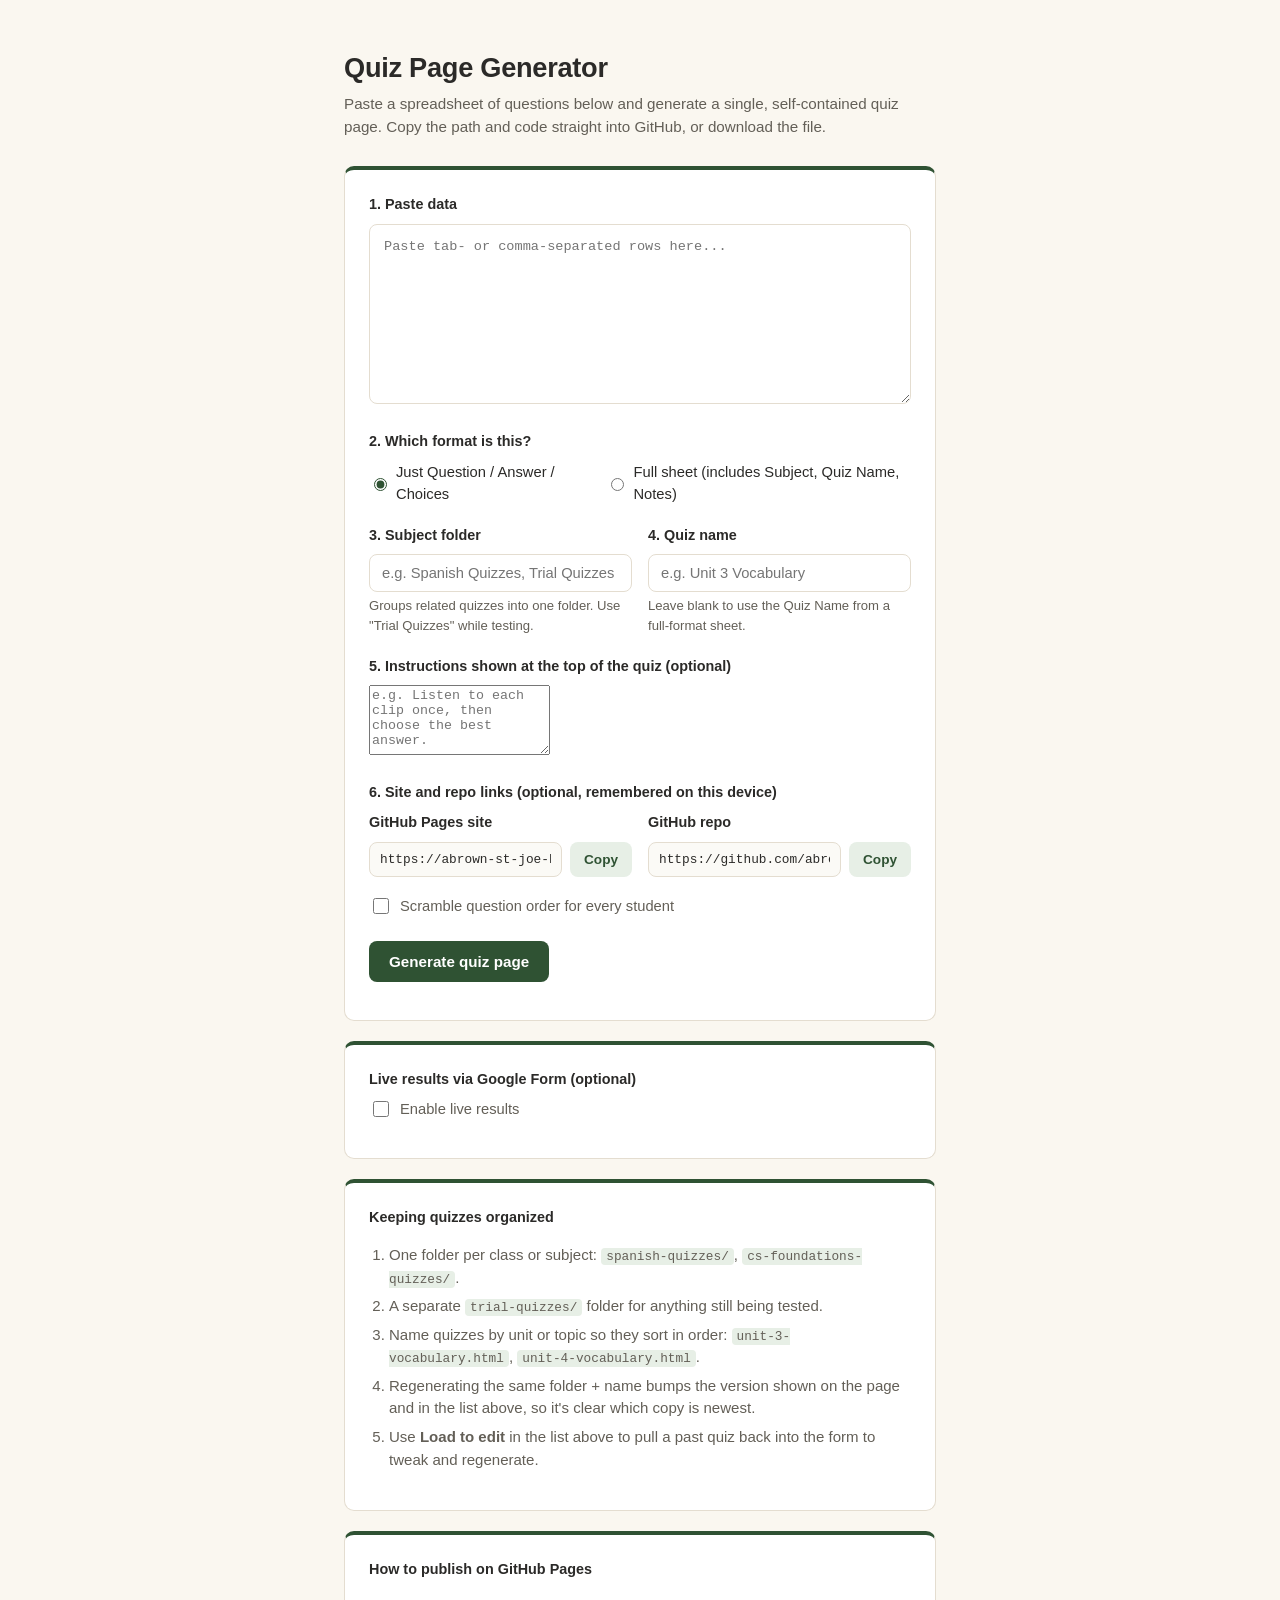
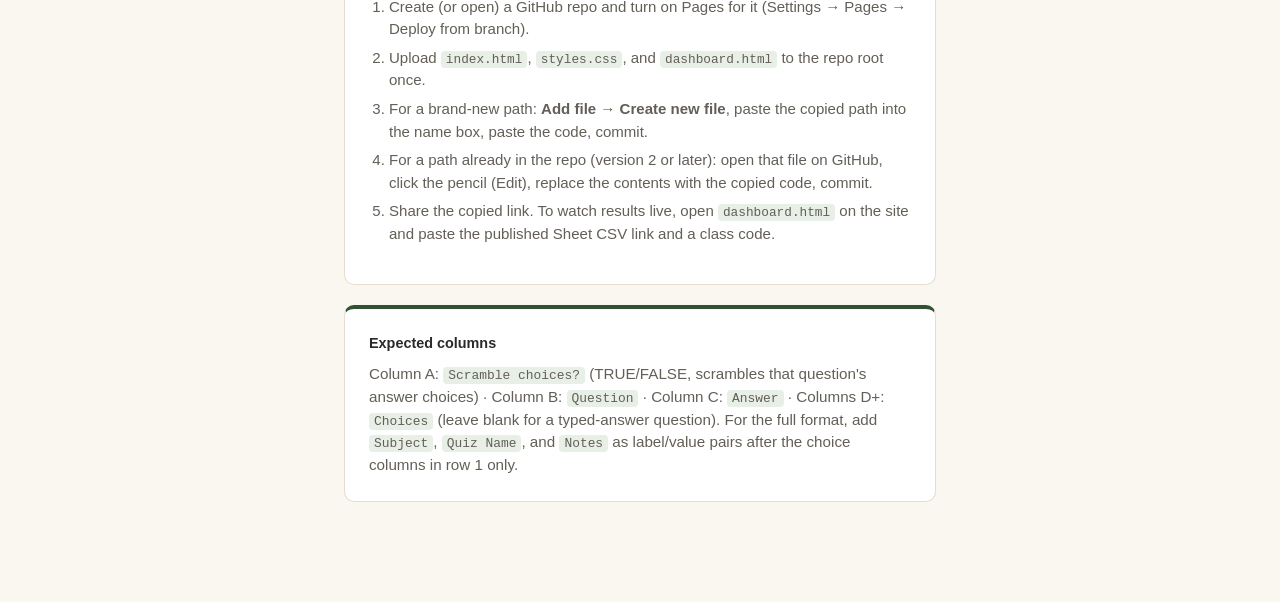
<file: index.html>
<!DOCTYPE html>
<html lang="en">
<head>
<meta charset="UTF-8">
<meta name="viewport" content="width=device-width, initial-scale=1">
<title>Quiz Page Generator</title>
<link rel="stylesheet" href="./styles.css">
</head>
<body>
<div class="wrap">

  <h1>Quiz Page Generator</h1>
  <p class="notes">Paste a spreadsheet of questions below and generate a single, self-contained quiz page. Copy the path and code straight into GitHub, or download the file.</p>

  <div class="card">
    <label class="field-label" style="margin-top:0;" for="csvInput">1. Paste data</label>
    <textarea id="csvInput" class="paste-in" placeholder="Paste tab- or comma-separated rows here..."></textarea>

    <label class="field-label">2. Which format is this?</label>
    <div class="radio-row">
      <label><input type="radio" name="mode" value="simple" checked> Just Question / Answer / Choices</label>
      <label><input type="radio" name="mode" value="full"> Full sheet (includes Subject, Quiz Name, Notes)</label>
    </div>

    <div class="two-col">
      <div>
        <label class="field-label" for="folderInput">3. Subject folder</label>
        <input type="text" id="folderInput" class="plain-input" placeholder="e.g. Spanish Quizzes, Trial Quizzes">
        <p class="hint">Groups related quizzes into one folder. Use "Trial Quizzes" while testing.</p>
      </div>
      <div>
        <label class="field-label" for="nameInput">4. Quiz name</label>
        <input type="text" id="nameInput" class="plain-input" placeholder="e.g. Unit 3 Vocabulary">
        <p class="hint">Leave blank to use the Quiz Name from a full-format sheet.</p>
      </div>
    </div>

    <label class="field-label" for="instructionsInput">5. Instructions shown at the top of the quiz (optional)</label>
    <textarea id="instructionsInput" class="plain-input" style="min-height:70px;" placeholder="e.g. Listen to each clip once, then choose the best answer."></textarea>

    <label class="field-label">6. Site and repo links (optional, remembered on this device)</label>
    <div class="two-col">
      <div>
        <label class="field-label" style="margin-top:0;" for="baseUrlInput">GitHub Pages site</label>
        <div class="copy-row">
          <input type="text" id="baseUrlInput" placeholder="https://username.github.io/reponame" value="https://abrown-st-joe-high.github.io/website-quiz-website-builder">
          <button class="btn-secondary" id="copySiteBtn" type="button">Copy</button>
        </div>
      </div>
      <div>
        <label class="field-label" style="margin-top:0;" for="repoUrlInput">GitHub repo</label>
        <div class="copy-row">
          <input type="text" id="repoUrlInput" placeholder="https://github.com/username/reponame" value="https://github.com/abrown-st-joe-high/website-quiz-website-builder">
          <button class="btn-secondary" id="copyRepoBtn" type="button">Copy</button>
        </div>
      </div>
    </div>

    <label class="toggle" style="margin-top:18px;">
      <input type="checkbox" id="scrambleOrderInput"> Scramble question order for every student
    </label>

    <div class="btn-row" style="margin-top:20px;">
      <button class="btn-primary" id="generateBtn">Generate quiz page</button>
    </div>
    <p id="statusMsg" class="status-msg"></p>
  </div>

  <div class="card" id="outputCard" hidden>
    <label class="field-label" style="margin-top:0;">Your quiz page is ready — <span id="versionOut"></span></label>
    <p id="versionHint" class="hint" style="margin-bottom:14px;"></p>

    <label class="field-label" style="margin-top:0;">File path</label>
    <div class="copy-row">
      <input type="text" id="pathOut" readonly>
      <button class="btn-secondary" id="copyPathBtn" type="button">Copy path</button>
    </div>

    <label class="field-label">Shareable link</label>
    <div class="copy-row">
      <input type="text" id="linkOut" readonly>
      <button class="btn-secondary" id="copyLinkBtn" type="button">Copy link</button>
    </div>

    <label class="field-label">Code</label>
    <div class="btn-row" style="margin-bottom:14px;">
      <button class="btn-primary" id="downloadBtn" type="button">Download HTML file</button>
      <button class="btn-secondary" id="copyBtn" type="button">Copy code</button>
      <button class="btn-secondary" id="previewBtn" type="button">Preview in new tab</button>
      <button class="btn-secondary" id="previewPerfectBtn" type="button">Preview perfect quiz</button>
      <button class="btn-secondary" id="previewRandomBtn" type="button">Preview random answered quiz</button>
    </div>
    <textarea id="codeOut" class="code-out" readonly></textarea>
  </div>

  <div class="card" id="printableCard" hidden>
    <label class="field-label" style="margin-top:0;">Printable version (PDF)</label>
    <label class="field-label" style="margin-top:0;" for="choiceLayoutSelect">Multiple-choice layout</label>
    <select id="choiceLayoutSelect" class="plain-input">
      <option value="column">One choice per line</option>
      <option value="grid">Grid, columns wide</option>
    </select>
    <div id="gridColsRow" hidden style="margin-top:10px;">
      <label class="field-label" style="margin-top:0;" for="gridColsInput">Columns wide</label>
      <input type="number" id="gridColsInput" class="plain-input" min="2" max="6" value="4" style="max-width:100px;">
    </div>
    <label class="toggle" style="margin-top:14px;">
      <input type="checkbox" id="includeKeyInput"> Include answer key page
    </label>
    <div class="btn-row" style="margin-top:16px;">
      <button class="btn-secondary" id="printableBtn" type="button">Open printable version</button>
    </div>
    <p class="hint">Opens in a new tab, formatted for paper. Use the page's own Print button (or Ctrl/Cmd+P) and choose "Save as PDF" as the destination.</p>
  </div>

  <div class="card" id="catalogCard" hidden>
    <label class="field-label" style="margin-top:0;">Recently generated on this device</label>
    <div id="catalogWrap"></div>
  </div>

  <div class="card">
    <label class="field-label" style="margin-top:0;">Live results via Google Form (optional)</label>
    <label class="toggle" style="margin-bottom:14px;">
      <input type="checkbox" id="liveEnabledInput"> Enable live results
    </label>
    <div id="formsSettings" hidden>
      <label class="field-label" style="margin-top:0;" for="formsPrefillInput">Form pre-filled link</label>
      <div class="copy-row">
        <input type="text" id="formsPrefillInput" placeholder="https://docs.google.com/forms/d/e/.../viewform?...">
        <button class="btn-secondary" id="parseFormsBtn" type="button">Parse link</button>
      </div>
      <p id="formsStatus" class="status-msg"></p>
      <p class="hint">
        Create a Google Form with five short-answer questions, in any order: Class Code, Student Name, Quiz Name, Score, Total.
        Open the form, choose <strong>Get pre-filled link</strong> from the menu, then on the pre-filled version type exactly
        <code>CLASSCODE</code>, <code>STUDENTNAME</code>, <code>QUIZNAME</code>, <code>SCORE</code>, <code>TOTAL</code>
        (one word, capitals) into the matching questions, click <strong>Get Link</strong>, copy it, and paste it above.
        In the Form's Responses tab, create the linked Sheet. In that Sheet: File &rarr; Share &rarr; Publish to web &rarr; CSV &mdash;
        paste that link into <code>dashboard.html</code> to watch results live.
      </p>
    </div>
  </div>

  <div class="card">
    <label class="field-label" style="margin-top:0;">Keeping quizzes organized</label>
    <ol class="steps">
      <li>One folder per class or subject: <code>spanish-quizzes/</code>, <code>cs-foundations-quizzes/</code>.</li>
      <li>A separate <code>trial-quizzes/</code> folder for anything still being tested.</li>
      <li>Name quizzes by unit or topic so they sort in order: <code>unit-3-vocabulary.html</code>, <code>unit-4-vocabulary.html</code>.</li>
      <li>Regenerating the same folder + name bumps the version shown on the page and in the list above, so it's clear which copy is newest.</li>
      <li>Use <strong>Load to edit</strong> in the list above to pull a past quiz back into the form to tweak and regenerate.</li>
    </ol>
  </div>

  <div class="card">
    <label class="field-label" style="margin-top:0;">How to publish on GitHub Pages</label>
    <ol class="steps">
      <li>Create (or open) a GitHub repo and turn on Pages for it (Settings &rarr; Pages &rarr; Deploy from branch).</li>
      <li>Upload <code>index.html</code>, <code>styles.css</code>, and <code>dashboard.html</code> to the repo root once.</li>
      <li>For a brand-new path: <strong>Add file &rarr; Create new file</strong>, paste the copied path into the name box, paste the code, commit.</li>
      <li>For a path already in the repo (version 2 or later): open that file on GitHub, click the pencil (Edit), replace the contents with the copied code, commit.</li>
      <li>Share the copied link. To watch results live, open <code>dashboard.html</code> on the site and paste the published Sheet CSV link and a class code.</li>
    </ol>
  </div>

  <div class="card">
    <label class="field-label" style="margin-top:0;">Expected columns</label>
    <p class="notes" style="margin-bottom:0;">
      Column A: <code>Scramble choices?</code> (TRUE/FALSE, scrambles that question's answer choices) &middot;
      Column B: <code>Question</code> &middot;
      Column C: <code>Answer</code> &middot;
      Columns D+: <code>Choices</code> (leave blank for a typed-answer question).
      For the full format, add <code>Subject</code>, <code>Quiz Name</code>, and <code>Notes</code> as label/value pairs after the choice columns in row 1 only.
    </p>
  </div>

</div>

<script>
function escapeHtml(s) {
  return (s || '').replace(/&/g, '&amp;').replace(/</g, '&lt;').replace(/>/g, '&gt;').replace(/"/g, '&quot;');
}

function detectDelimiter(text) {
  var firstLine = text.split(/\r?\n/)[0] || '';
  return firstLine.indexOf('\t') !== -1 ? '\t' : ',';
}

function parseSheet(raw, mode) {
  var delim = detectDelimiter(raw);
  var lines = raw.replace(/\r/g, '').split('\n').filter(function(l) { return l.trim() !== ''; });
  if (!lines.length) throw new Error('Paste some data first.');
  var rows = lines.map(function(l) { return l.split(delim); });
  var header = rows[0];

  var meta = { subject: '', quizName: '', notes: '' };
  if (mode === 'full') {
    for (var i = 4; i < header.length; i += 2) {
      var label = (header[i] || '').trim().toLowerCase();
      var value = (header[i + 1] || '').trim();
      if (!label) continue;
      if (label.indexOf('subject') !== -1) meta.subject = value;
      else if (label.indexOf('quiz name') !== -1) meta.quizName = value;
      else if (label.indexOf('note') !== -1) meta.notes = value;
    }
  }

  var dataRows = rows.slice(1);
  var questions = dataRows.map(function(r) {
    var scramble = (r[0] || '').trim().toUpperCase() === 'TRUE';
    var question = (r[1] || '').trim();
    var answer = (r[2] || '').trim();
    var choices = r.slice(3).map(function(c) { return (c || '').trim(); }).filter(function(c) { return c !== ''; });
    return { scramble: scramble, question: question, answer: answer, choices: choices };
  }).filter(function(q) { return q.question && q.answer; });

  if (!questions.length) throw new Error('No valid rows found. Check that Question and Answer columns are filled in.');
  return { meta: meta, questions: questions };
}

function slugify(s) {
  return (s || '').toLowerCase().replace(/[^a-z0-9]+/g, '-').replace(/(^-|-$)/g, '');
}

function escForScript(jsonStr) {
  return jsonStr.replace(/<\/script/gi, '<\\/script');
}

function parsePrefillUrl(url) {
  var u;
  try { u = new URL(url); } catch (e) { throw new Error('That does not look like a valid link.'); }
  var mapping = {};
  u.searchParams.forEach(function(value, key) {
    if (key.indexOf('entry.') === 0) mapping[(value || '').trim().toUpperCase()] = key;
  });
  var required = ['CLASSCODE', 'STUDENTNAME', 'QUIZNAME', 'SCORE', 'TOTAL'];
  var missing = required.filter(function(t) { return !mapping[t]; });
  if (missing.length) throw new Error('Could not find entry IDs for: ' + missing.join(', ') + '. Fill each Form question with that exact placeholder before generating the pre-filled link.');
  return {
    actionUrl: u.origin + u.pathname.replace(/\/viewform$/, '/formResponse'),
    classCodeEntry: mapping.CLASSCODE,
    studentNameEntry: mapping.STUDENTNAME,
    quizNameEntry: mapping.QUIZNAME,
    scoreEntry: mapping.SCORE,
    totalEntry: mapping.TOTAL
  };
}

function buildQuizHTML(meta, questions, opts) {
  opts = opts || {};
  var scrambleOrder = !!opts.scrambleOrder;
  var instructions = opts.instructions || '';
  var live = opts.live || { enabled: false, formsConfig: null };
  var version = opts.version || 1;
  var generatedAt = opts.generatedAt || new Date().toLocaleString();
  var fc = live.enabled && live.formsConfig ? live.formsConfig : null;

  var metaJson = escForScript(JSON.stringify({
    slug: meta.slug, quizName: meta.quizName, subject: meta.subject, notes: meta.notes,
    scrambleOrder: scrambleOrder,
    liveBackend: fc ? 'forms' : 'none',
    formsAction: fc ? fc.actionUrl : '',
    classCodeEntry: fc ? fc.classCodeEntry : '',
    studentNameEntry: fc ? fc.studentNameEntry : '',
    quizNameEntry: fc ? fc.quizNameEntry : '',
    scoreEntry: fc ? fc.scoreEntry : '',
    totalEntry: fc ? fc.totalEntry : ''
  }));
  var dataJson = escForScript(JSON.stringify(questions));

  var lines = [];
  lines.push('<!DOCTYPE html>');
  lines.push('<html lang="en">');
  lines.push('<head>');
  lines.push('<meta charset="UTF-8">');
  lines.push('<meta name="viewport" content="width=device-width, initial-scale=1">');
  lines.push('<title>' + escapeHtml(meta.quizName || 'Quiz') + '</title>');
  lines.push('<link rel="stylesheet" href="../styles.css">');
  lines.push('</head>');
  lines.push('<body>');
  lines.push('<div class="wrap">');
  lines.push('<h1>' + escapeHtml(meta.quizName || 'Quiz') + '</h1>');
  if (meta.subject) lines.push('<p class="subject">' + escapeHtml(meta.subject) + '</p>');
  if (meta.notes) lines.push('<p class="notes">' + escapeHtml(meta.notes) + '</p>');
  if (instructions) lines.push('<div class="card"><p class="notes" style="margin:0;">' + escapeHtml(instructions) + '</p></div>');

  lines.push('<div class="card">');
  lines.push('<div class="two-col">');
  lines.push('<div><label class="field-label" style="margin-top:0;">First name</label><input type="text" id="firstNameInput" class="plain-input"></div>');
  lines.push('<div><label class="field-label" style="margin-top:0;">Last name</label><input type="text" id="lastNameInput" class="plain-input"></div>');
  lines.push('</div>');
  if (fc) {
    lines.push('<label class="field-label" for="liveClassCode">Class code</label>');
    lines.push('<input type="text" id="liveClassCode" class="plain-input">');
  }
  lines.push('<p class="hint">Name is optional — shown with the score so results can be screenshotted and submitted.</p>');
  lines.push('</div>');

  lines.push('<div class="card" id="quizCard">');
  lines.push('<form id="quizForm"></form>');
  lines.push('<div class="btn-row"><button class="btn-primary" id="submitBtn">Submit</button></div>');
  lines.push('</div>');
  lines.push('<div class="card timer-panel" id="timerPanel" hidden>');
  lines.push('<p>Calculating your results in</p>');
  lines.push('<p class="timer-count" id="countdown">2:00</p>');
  lines.push('</div>');
  lines.push('<div class="card" id="resultsPanel" hidden>');
  lines.push('<p class="score-line" id="scoreLine"></p>');
  lines.push('<div class="btn-row">');
  lines.push('<button class="btn-primary" id="tryAgainBtn">Try again</button>');
  lines.push('<button class="btn-quiet" id="clearHistoryBtn">Clear history</button>');
  lines.push('</div>');
  lines.push('<div id="historyWrap" style="margin-top:16px;"></div>');
  lines.push('</div>');
  lines.push('<p class="hint" style="margin-top:28px;text-align:center;">Version ' + version + ' — generated ' + escapeHtml(generatedAt) + '</p>');
  lines.push('</div>');

  lines.push('<script>');
  lines.push('var QUIZ_META = ' + metaJson + ';');
  lines.push('var QUIZ_DATA = ' + dataJson + ';');
  lines.push('var state = { order: [], submitted: false };');
  lines.push('function bindPersist(id,key){var el=document.getElementById(id);if(!el)return;el.value=localStorage.getItem(key)||"";el.addEventListener("input",function(){localStorage.setItem(key,el.value.trim());});}');
  lines.push('function shuffle(arr){var a=arr.slice();for(var i=a.length-1;i>0;i--){var j=Math.floor(Math.random()*(i+1));var t=a[i];a[i]=a[j];a[j]=t;}return a;}');
  lines.push('function buildOrder(){var idx=QUIZ_DATA.map(function(q,i){return i;});return QUIZ_META.scrambleOrder?shuffle(idx):idx;}');
  lines.push('function render(){state.order=buildOrder();var form=document.getElementById("quizForm");form.innerHTML="";state.order.forEach(function(qi,n){var q=QUIZ_DATA[qi];var block=document.createElement("div");block.className="question";block.dataset.qi=qi;var qt=document.createElement("p");qt.className="qtext";qt.textContent=(n+1)+". "+q.question;block.appendChild(qt);if(q.choices&&q.choices.length){var list=document.createElement("div");list.className="choice-list";var choices=q.scramble?shuffle(q.choices):q.choices.slice();choices.forEach(function(c){var label=document.createElement("label");label.className="choice";var input=document.createElement("input");input.type="radio";input.name="q"+qi;input.value=c;label.appendChild(input);var span=document.createElement("span");span.textContent=c;label.appendChild(span);list.appendChild(label);});block.appendChild(list);}else{var inp=document.createElement("input");inp.type="text";inp.className="text-input";inp.name="q"+qi;inp.placeholder="Type your answer";block.appendChild(inp);}form.appendChild(block);});}');
  lines.push('function grade(){var correct=0;state.order.forEach(function(qi){var q=QUIZ_DATA[qi];var block=document.querySelector(\'.question[data-qi="\'+qi+\'"]\');var isRight=false;if(q.choices&&q.choices.length){var checked=block.querySelector(\'input[type="radio"]:checked\');var val=checked?checked.value:"";isRight=val.trim().toLowerCase()===q.answer.trim().toLowerCase();block.querySelectorAll(".choice").forEach(function(lbl){var inp=lbl.querySelector("input");inp.disabled=true;if(inp.value.trim().toLowerCase()===q.answer.trim().toLowerCase()){lbl.classList.add("correct");}else if(inp.checked){lbl.classList.add("wrong");}});}else{var field=block.querySelector(".text-input");var v=field.value||"";isRight=v.trim().toLowerCase()===q.answer.trim().toLowerCase();field.disabled=true;field.classList.add(isRight?"correct":"wrong");var note=document.createElement("p");note.className="answer-note";note.textContent="Correct answer: "+q.answer;field.insertAdjacentElement("afterend",note);}if(isRight)correct++;});return{correct:correct,total:state.order.length};}');
  lines.push('function fmtTime(s){var m=Math.floor(s/60);var sec=s%60;return m+":"+(sec<10?"0":"")+sec;}');
  lines.push('function startTimerThenReveal(result){var timerPanel=document.getElementById("timerPanel");timerPanel.hidden=false;var seconds=window.__QUIZ_DEBUG_SECONDS__||120;var countEl=document.getElementById("countdown");countEl.textContent=fmtTime(seconds);var iv=setInterval(function(){seconds--;countEl.textContent=fmtTime(seconds);if(seconds<=0){clearInterval(iv);timerPanel.hidden=true;reveal(result);}},1000);}');
  lines.push('function historyKey(){return "quizHistory_"+QUIZ_META.slug;}');
  lines.push('function loadHistory(){try{return JSON.parse(localStorage.getItem(historyKey())||"[]");}catch(e){return [];}}');
  lines.push('function saveAttempt(result){var hist=loadHistory();hist.push({date:new Date().toLocaleString(),score:result.correct,total:result.total});localStorage.setItem(historyKey(),JSON.stringify(hist));return hist;}');
  lines.push('function renderHistory(hist){var wrap=document.getElementById("historyWrap");if(!hist.length){wrap.innerHTML=\'<p class="answer-note">No previous attempts yet.</p>\';return;}var rows=hist.slice().reverse().map(function(h){return "<tr><td>"+h.date+"</td><td>"+h.score+" / "+h.total+"</td></tr>";}).join("");wrap.innerHTML=\'<table class="history"><thead><tr><th>When</th><th>Score</th></tr></thead><tbody>\'+rows+"</tbody></table>";}');
  lines.push('function sendLiveResult(result){if(QUIZ_META.liveBackend!=="forms"||!QUIZ_META.formsAction)return;var classEl=document.getElementById("liveClassCode");var classCode=classEl?classEl.value.trim():"";if(!classCode)return;var first=(document.getElementById("firstNameInput")||{}).value||"";var last=(document.getElementById("lastNameInput")||{}).value||"";var studentName=(first+" "+last).trim();var body=new URLSearchParams();body.append(QUIZ_META.classCodeEntry,classCode);body.append(QUIZ_META.studentNameEntry,studentName);body.append(QUIZ_META.quizNameEntry,QUIZ_META.quizName);body.append(QUIZ_META.scoreEntry,String(result.correct));body.append(QUIZ_META.totalEntry,String(result.total));try{fetch(QUIZ_META.formsAction,{method:"POST",mode:"no-cors",body:body});}catch(e){}}');
  lines.push('function reveal(result){var hist=saveAttempt(result);sendLiveResult(result);var panel=document.getElementById("resultsPanel");panel.hidden=false;var pct=Math.round((result.correct/result.total)*100);var first=(document.getElementById("firstNameInput")||{}).value||"";var last=(document.getElementById("lastNameInput")||{}).value||"";var nm=(first+" "+last).trim();var line=document.getElementById("scoreLine");line.textContent=(nm?("Score for "+nm+": "):"Score: ")+result.correct+" / "+result.total+" ("+pct+"%)";line.className="score-line "+(pct>=70?"pass":"fail");renderHistory(hist);}');
  lines.push('document.getElementById("submitBtn").addEventListener("click",function(e){e.preventDefault();if(state.submitted)return;state.submitted=true;document.getElementById("submitBtn").disabled=true;var result=grade();startTimerThenReveal(result);});');
  lines.push('document.getElementById("tryAgainBtn").addEventListener("click",function(){state.submitted=false;document.getElementById("submitBtn").disabled=false;document.getElementById("resultsPanel").hidden=true;render();});');
  lines.push('document.getElementById("clearHistoryBtn").addEventListener("click",function(){if(confirm("Clear all saved history for this quiz? This cannot be undone.")){localStorage.removeItem(historyKey());renderHistory([]);}});');
  lines.push('bindPersist("firstNameInput","studentFirstName");bindPersist("lastNameInput","studentLastName");bindPersist("liveClassCode","liveClassCode");');
  lines.push('render();renderHistory(loadHistory());');
  lines.push('<' + '/script>');
  lines.push('</body>');
  lines.push('</html>');
  return lines.join('\n');
}

function shuffleArr(arr) {
  var a = arr.slice();
  for (var i = a.length - 1; i > 0; i--) {
    var j = Math.floor(Math.random() * (i + 1));
    var t = a[i]; a[i] = a[j]; a[j] = t;
  }
  return a;
}

function letterFor(i) { return String.fromCharCode(65 + i); }

function buildPrintableHTML(meta, questions, opts) {
  opts = opts || {};
  var instructions = opts.instructions || '';
  var scrambleOrder = !!opts.scrambleOrder;
  var layout = opts.choiceLayout === 'grid' ? 'grid' : 'column';
  var cols = Math.max(2, Math.min(6, parseInt(opts.gridColumns, 10) || 4));
  var includeKey = !!opts.includeAnswerKey;
  var generatedAt = opts.generatedAt || new Date().toLocaleString();

  var qList = questions.map(function(q) {
    var choices = q.choices && q.choices.length ? (q.scramble ? shuffleArr(q.choices) : q.choices.slice()) : [];
    return { question: q.question, answer: q.answer, choices: choices };
  });
  if (scrambleOrder) qList = shuffleArr(qList);

  var css = [
    '*{box-sizing:border-box;}',
    'body{font-family:Georgia,\'Times New Roman\',serif;color:#1a1a1a;margin:0;padding:0.6in;line-height:1.4;}',
    '.print-bar{display:flex;justify-content:flex-end;margin-bottom:16px;}',
    '.print-bar button{font-family:-apple-system,Segoe UI,Roboto,sans-serif;font-weight:600;font-size:0.9rem;padding:10px 18px;border:none;border-radius:8px;background:#2f5233;color:#fff;cursor:pointer;}',
    '.header{display:flex;justify-content:space-between;align-items:flex-end;border-bottom:2px solid #1a1a1a;padding-bottom:10px;margin-bottom:6px;}',
    '.header h1{font-size:1.5rem;margin:0;}',
    '.subject{font-size:0.9rem;color:#2f5233;font-weight:bold;margin:2px 0 0;}',
    '.fill-row{display:flex;gap:28px;font-size:0.92rem;margin:14px 0 18px;}',
    '.fill-row .line{border-bottom:1px solid #999;display:inline-block;min-width:180px;margin-left:6px;}',
    '.instructions-box{border:1px solid #999;background:#f7f7f2;padding:10px 14px;margin-bottom:18px;font-size:0.92rem;}',
    '.question{margin-bottom:16px;page-break-inside:avoid;}',
    '.qnum{font-weight:bold;margin-right:4px;}',
    '.choices-col{margin:6px 0 0 22px;}',
    '.choices-col .choice{margin-bottom:4px;}',
    '.choices-grid{display:grid;grid-template-columns:repeat(' + cols + ',1fr);gap:5px 16px;margin:6px 0 0 22px;}',
    '.blank-line{border-bottom:1px solid #999;display:inline-block;min-width:240px;margin-left:8px;}',
    '.answer-key{page-break-before:always;margin-top:10px;}',
    '.answer-key h2{font-size:1.2rem;border-bottom:1px solid #1a1a1a;padding-bottom:6px;}',
    '.key-grid{display:grid;grid-template-columns:repeat(3,1fr);gap:5px 24px;font-size:0.92rem;margin-top:12px;}',
    '.footer-note{margin-top:26px;font-size:0.75rem;color:#777;}',
    '@media print{.no-print{display:none !important;}body{padding:0.5in;}@page{margin:0.5in;}}'
  ].join('\n');

  var lines = [];
  lines.push('<!DOCTYPE html>', '<html lang="en">', '<head>', '<meta charset="UTF-8">', '<meta name="viewport" content="width=device-width, initial-scale=1">');
  lines.push('<title>' + escapeHtml(meta.quizName || 'Quiz') + ' (Printable)</title>');
  lines.push('<style>' + css + '</style>');
  lines.push('</head>', '<body>');
  lines.push('<div class="print-bar no-print"><button onclick="window.print()">Print / Save as PDF</button></div>');
  lines.push('<div class="header"><div><h1>' + escapeHtml(meta.quizName || 'Quiz') + '</h1>' + (meta.subject ? '<p class="subject">' + escapeHtml(meta.subject) + '</p>' : '') + '</div></div>');
  lines.push('<div class="fill-row"><div>Name:<span class="line"></span></div><div>Date:<span class="line"></span></div></div>');
  if (instructions) lines.push('<div class="instructions-box">' + escapeHtml(instructions) + '</div>');

  qList.forEach(function(q, i) {
    lines.push('<div class="question">');
    lines.push('<span class="qnum">' + (i + 1) + '.</span>' + escapeHtml(q.question));
    if (q.choices.length) {
      if (layout === 'grid') {
        lines.push('<div class="choices-grid">');
        q.choices.forEach(function(c, ci) { lines.push('<div>' + letterFor(ci) + ') ' + escapeHtml(c) + '</div>'); });
        lines.push('</div>');
      } else {
        lines.push('<div class="choices-col">');
        q.choices.forEach(function(c, ci) { lines.push('<div class="choice">' + letterFor(ci) + ') ' + escapeHtml(c) + '</div>'); });
        lines.push('</div>');
      }
    } else {
      lines.push('<div style="margin-top:8px;">Answer:<span class="blank-line"></span></div>');
    }
    lines.push('</div>');
  });

  if (includeKey) {
    lines.push('<div class="answer-key">');
    lines.push('<h2>Answer Key</h2>');
    lines.push('<div class="key-grid">');
    qList.forEach(function(q, i) {
      var letter = '';
      if (q.choices.length) {
        var idx = -1;
        for (var k = 0; k < q.choices.length; k++) {
          if (q.choices[k].trim().toLowerCase() === q.answer.trim().toLowerCase()) { idx = k; break; }
        }
        letter = idx !== -1 ? (letterFor(idx) + ') ') : '';
      }
      lines.push('<div>' + (i + 1) + '. ' + letter + escapeHtml(q.answer) + '</div>');
    });
    lines.push('</div>');
    lines.push('</div>');
  }

  lines.push('<p class="footer-note no-print">Generated ' + escapeHtml(generatedAt) + '. Use Print (Ctrl/Cmd+P) and choose &ldquo;Save as PDF&rdquo; as the destination.</p>');
  lines.push('</body>', '</html>');
  return lines.join('\n');
}

// Builds a debug copy: auto-fills every answer (correct or random) and skips the wait timer.
// Never used for the downloaded/shared file — preview only.
function buildDebugHTML(html, mode) {
  var debugScript = [
    '<script>',
    'window.__QUIZ_DEBUG_SECONDS__ = 2;',
    'window.addEventListener("load", function() {',
    '  var ce = document.getElementById("liveClassCode"); if (ce) ce.value = "DEBUG";',
    '  var fe = document.getElementById("firstNameInput"); if (fe) fe.value = "Preview";',
    '  var le = document.getElementById("lastNameInput"); if (le) le.value = "' + (mode === 'perfect' ? 'Perfect' : 'Random') + '";',
    '  document.querySelectorAll(".question").forEach(function(block) {',
    '    var qi = block.dataset.qi;',
    '    var q = QUIZ_DATA[qi];',
    '    if (q.choices && q.choices.length) {',
    '      var radios = block.querySelectorAll("input[type=radio]");',
    '      var targetVal;',
    '      if ("' + mode + '" === "perfect") { targetVal = q.answer; }',
    '      else { targetVal = radios[Math.floor(Math.random() * radios.length)].value; }',
    '      radios.forEach(function(r) { if (r.value.trim().toLowerCase() === targetVal.trim().toLowerCase()) r.checked = true; });',
    '    } else {',
    '      var field = block.querySelector(".text-input");',
    '      field.value = "' + mode + '" === "perfect" ? q.answer : ("random " + Math.random().toString(36).slice(2, 7));',
    '    }',
    '  });',
    '  document.getElementById("submitBtn").click();',
    '});',
    '<' + '/script>'
  ].join('\n');
  return html.replace('</body>', debugScript + '\n</body>');
}

// --- saved quizzes / version tracking (one record per folder+name path) ---
function loadSaved() {
  try { return JSON.parse(localStorage.getItem('quizGenSaved') || '{}'); } catch (e) { return {}; }
}
function saveSaved(all) {
  localStorage.setItem('quizGenSaved', JSON.stringify(all));
}

function renderCatalog() {
  var all = loadSaved();
  var list = Object.keys(all).map(function(p) { return all[p]; });
  var card = document.getElementById('catalogCard');
  if (!list.length) { card.hidden = true; return; }
  card.hidden = false;
  list.sort(function(a, b) { return (b.updatedAtTs || 0) - (a.updatedAtTs || 0); });
  var rows = list.slice(0, 25).map(function(r) {
    var actions = '';
    if (r.link) {
      actions += '<button class="btn-quiet copy-link-btn" data-link="' + escapeHtml(r.link) + '" type="button">Copy link</button>';
      actions += '<a href="' + escapeHtml(r.link) + '" target="_blank" rel="noopener" class="btn-quiet">Open</a>';
    }
    actions += '<button class="btn-quiet load-edit-btn" data-path="' + escapeHtml(r.path) + '" type="button">Load to edit</button>';
    return '<tr><td>' + r.updatedAt + '</td><td>' + escapeHtml(r.folder) + ' / ' + escapeHtml(r.name) + '<br><code>' + r.path + '</code></td><td>v' + r.version + '</td><td><div class="btn-row" style="margin-top:0;">' + actions + '</div></td></tr>';
  }).join('');
  document.getElementById('catalogWrap').innerHTML =
    '<table class="history"><thead><tr><th>When</th><th>Quiz</th><th>Ver</th><th>Actions</th></tr></thead><tbody>' + rows + '</tbody></table>';
  document.querySelectorAll('.copy-link-btn').forEach(function(btn) {
    btn.addEventListener('click', function() { copyText(btn.getAttribute('data-link'), document.getElementById('statusMsg')); });
  });
  document.querySelectorAll('.load-edit-btn').forEach(function(btn) {
    btn.addEventListener('click', function() { loadForEdit(btn.getAttribute('data-path')); });
  });
}

function loadForEdit(path) {
  var all = loadSaved();
  var r = all[path];
  if (!r) return;
  document.getElementById('csvInput').value = r.raw;
  document.querySelector('input[name="mode"][value="' + r.mode + '"]').checked = true;
  document.getElementById('folderInput').value = r.folder;
  document.getElementById('nameInput').value = r.name;
  document.getElementById('instructionsInput').value = r.instructions || '';
  document.getElementById('scrambleOrderInput').checked = !!r.scramble;
  document.getElementById('liveEnabledInput').checked = !!r.liveEnabled;
  toggleLiveSettings();
  var statusEl = document.getElementById('statusMsg');
  statusEl.textContent = 'Loaded "' + r.name + '" (version ' + r.version + ') for editing. Generating again saves it as version ' + (r.version + 1) + '.';
  statusEl.className = 'status-msg ok';
  window.scrollTo({ top: 0, behavior: 'smooth' });
}

var lastResult = null; // { html, path, link, filename, version }

function copyText(text, statusEl) {
  navigator.clipboard.writeText(text).then(function() {
    statusEl.textContent = 'Copied.';
    statusEl.className = 'status-msg ok';
  });
}

// Remember site/repo links and Forms config on this device.
var savedBaseUrl = localStorage.getItem('quizGenBaseUrl');
if (savedBaseUrl) document.getElementById('baseUrlInput').value = savedBaseUrl;
var savedRepoUrl = localStorage.getItem('quizGenRepoUrl');
if (savedRepoUrl) document.getElementById('repoUrlInput').value = savedRepoUrl;
document.getElementById('baseUrlInput').addEventListener('change', function() { localStorage.setItem('quizGenBaseUrl', this.value.trim()); });
document.getElementById('repoUrlInput').addEventListener('change', function() { localStorage.setItem('quizGenRepoUrl', this.value.trim()); });

document.getElementById('copySiteBtn').addEventListener('click', function() {
  copyText(document.getElementById('baseUrlInput').value.trim(), document.getElementById('statusMsg'));
});
document.getElementById('copyRepoBtn').addEventListener('click', function() {
  copyText(document.getElementById('repoUrlInput').value.trim(), document.getElementById('statusMsg'));
});

var liveEnabledInput = document.getElementById('liveEnabledInput');
var formsSettings = document.getElementById('formsSettings');
function toggleLiveSettings() { formsSettings.hidden = !liveEnabledInput.checked; }
liveEnabledInput.addEventListener('change', toggleLiveSettings);

var savedFormsConfig = null;
try { savedFormsConfig = JSON.parse(localStorage.getItem('quizGenFormsConfig') || 'null'); } catch (e) {}
var savedFormsPrefill = localStorage.getItem('quizGenFormsPrefill');
if (savedFormsPrefill) document.getElementById('formsPrefillInput').value = savedFormsPrefill;
if (savedFormsConfig) {
  var fs0 = document.getElementById('formsStatus');
  fs0.textContent = 'Using a previously parsed form.';
  fs0.className = 'status-msg ok';
}

document.getElementById('parseFormsBtn').addEventListener('click', function() {
  var statusEl = document.getElementById('formsStatus');
  try {
    var url = document.getElementById('formsPrefillInput').value.trim();
    var cfg = parsePrefillUrl(url);
    savedFormsConfig = cfg;
    localStorage.setItem('quizGenFormsConfig', JSON.stringify(cfg));
    localStorage.setItem('quizGenFormsPrefill', url);
    statusEl.textContent = 'Parsed — all five fields found. Ready to use.';
    statusEl.className = 'status-msg ok';
  } catch (err) {
    statusEl.textContent = err.message;
    statusEl.className = 'status-msg error';
  }
});

document.getElementById('generateBtn').addEventListener('click', function() {
  var statusEl = document.getElementById('statusMsg');
  statusEl.textContent = '';
  statusEl.className = 'status-msg';
  try {
    var raw = document.getElementById('csvInput').value;
    var mode = document.querySelector('input[name="mode"]:checked').value;
    var parsed = parseSheet(raw, mode);

    var folderRaw = document.getElementById('folderInput').value.trim();
    var nameRaw = document.getElementById('nameInput').value.trim() || parsed.meta.quizName;
    if (!folderRaw) throw new Error('Enter a subject folder (e.g. "Trial Quizzes").');
    if (!nameRaw) throw new Error('Enter a quiz name, or include one in a full-format sheet.');

    var instructionsRaw = document.getElementById('instructionsInput').value.trim();

    var liveEnabled = liveEnabledInput.checked;
    if (liveEnabled && !savedFormsConfig) throw new Error('Parse the Google Form pre-filled link before generating with live results enabled.');

    var folderSlug = slugify(folderRaw);
    var nameSlug = slugify(nameRaw);
    var path = folderSlug + '/' + nameSlug + '.html';

    var baseUrl = document.getElementById('baseUrlInput').value.trim().replace(/\/+$/, '');
    var link = baseUrl ? (baseUrl + '/' + path) : '';

    var scrambleOrder = document.getElementById('scrambleOrderInput').checked;

    var all = loadSaved();
    var existing = all[path];
    var version = existing ? existing.version + 1 : 1;
    var generatedAt = new Date().toLocaleString();

    var meta = { slug: folderSlug + '-' + nameSlug, quizName: nameRaw, subject: parsed.meta.subject, notes: parsed.meta.notes };
    var live = { enabled: liveEnabled, formsConfig: liveEnabled ? savedFormsConfig : null };
    var html = buildQuizHTML(meta, parsed.questions, {
      scrambleOrder: scrambleOrder, instructions: instructionsRaw, live: live, version: version, generatedAt: generatedAt
    });

    lastResult = {
      html: html, path: path, link: link, filename: nameSlug + '.html', version: version,
      meta: meta, questions: parsed.questions, instructions: instructionsRaw, scrambleOrder: scrambleOrder
    };
    document.getElementById('printableCard').hidden = false;

    document.getElementById('codeOut').value = html;
    document.getElementById('pathOut').value = path;
    document.getElementById('linkOut').value = link || '(enter a GitHub Pages address above to build a link)';
    document.getElementById('versionOut').textContent = 'version ' + version;
    document.getElementById('versionHint').textContent = version > 1
      ? ('This path already exists (previous version ' + (version - 1) + '). On GitHub, edit that file (pencil icon) rather than creating a new one.')
      : 'This is a new path — use "Create new file" on GitHub and paste the path below as the filename.';
    document.getElementById('outputCard').hidden = false;
    statusEl.textContent = 'Generated ' + parsed.questions.length + ' question(s).';
    statusEl.classList.add('ok');

    all[path] = {
      version: version, updatedAt: generatedAt, updatedAtTs: Date.now(),
      path: path, link: link, name: nameRaw, folder: folderRaw,
      raw: raw, mode: mode, instructions: instructionsRaw,
      scramble: scrambleOrder, liveEnabled: liveEnabled
    };
    saveSaved(all);
    renderCatalog();
  } catch (err) {
    statusEl.textContent = err.message;
    statusEl.classList.add('error');
    document.getElementById('outputCard').hidden = true;
  }
});

document.getElementById('copyPathBtn').addEventListener('click', function() {
  if (!lastResult) return;
  copyText(lastResult.path, document.getElementById('statusMsg'));
});
document.getElementById('copyLinkBtn').addEventListener('click', function() {
  if (!lastResult || !lastResult.link) return;
  copyText(lastResult.link, document.getElementById('statusMsg'));
});
document.getElementById('downloadBtn').addEventListener('click', function() {
  if (!lastResult) return;
  var blob = new Blob([lastResult.html], { type: 'text/html' });
  var url = URL.createObjectURL(blob);
  var a = document.createElement('a');
  a.href = url;
  a.download = lastResult.filename;
  document.body.appendChild(a);
  a.click();
  document.body.removeChild(a);
  URL.revokeObjectURL(url);
});
document.getElementById('copyBtn').addEventListener('click', function() {
  if (!lastResult) return;
  copyText(lastResult.html, document.getElementById('statusMsg'));
});

function openBlob(html) {
  var blob = new Blob([html], { type: 'text/html' });
  var url = URL.createObjectURL(blob);
  window.open(url, '_blank');
}
document.getElementById('previewBtn').addEventListener('click', function() {
  if (!lastResult) return;
  openBlob(lastResult.html);
});
document.getElementById('previewPerfectBtn').addEventListener('click', function() {
  if (!lastResult) return;
  openBlob(buildDebugHTML(lastResult.html, 'perfect'));
});
document.getElementById('previewRandomBtn').addEventListener('click', function() {
  if (!lastResult) return;
  openBlob(buildDebugHTML(lastResult.html, 'random'));
});

var choiceLayoutSelect = document.getElementById('choiceLayoutSelect');
var gridColsRow = document.getElementById('gridColsRow');
var gridColsInput = document.getElementById('gridColsInput');
var includeKeyInput = document.getElementById('includeKeyInput');

var savedLayout = localStorage.getItem('quizGenChoiceLayout');
if (savedLayout) choiceLayoutSelect.value = savedLayout;
var savedCols = localStorage.getItem('quizGenGridCols');
if (savedCols) gridColsInput.value = savedCols;
var savedKey = localStorage.getItem('quizGenIncludeKey');
if (savedKey) includeKeyInput.checked = savedKey === 'true';
gridColsRow.hidden = choiceLayoutSelect.value !== 'grid';

choiceLayoutSelect.addEventListener('change', function() {
  gridColsRow.hidden = choiceLayoutSelect.value !== 'grid';
  localStorage.setItem('quizGenChoiceLayout', choiceLayoutSelect.value);
});
gridColsInput.addEventListener('change', function() { localStorage.setItem('quizGenGridCols', gridColsInput.value); });
includeKeyInput.addEventListener('change', function() { localStorage.setItem('quizGenIncludeKey', includeKeyInput.checked); });

document.getElementById('printableBtn').addEventListener('click', function() {
  var statusEl = document.getElementById('statusMsg');
  if (!lastResult || !lastResult.meta) { statusEl.textContent = 'Generate a quiz first.'; statusEl.className = 'status-msg error'; return; }
  var html = buildPrintableHTML(lastResult.meta, lastResult.questions, {
    instructions: lastResult.instructions,
    scrambleOrder: lastResult.scrambleOrder,
    choiceLayout: choiceLayoutSelect.value,
    gridColumns: gridColsInput.value,
    includeAnswerKey: includeKeyInput.checked
  });
  openBlob(html);
});

renderCatalog();
</script>
</body>
</html>
</file>
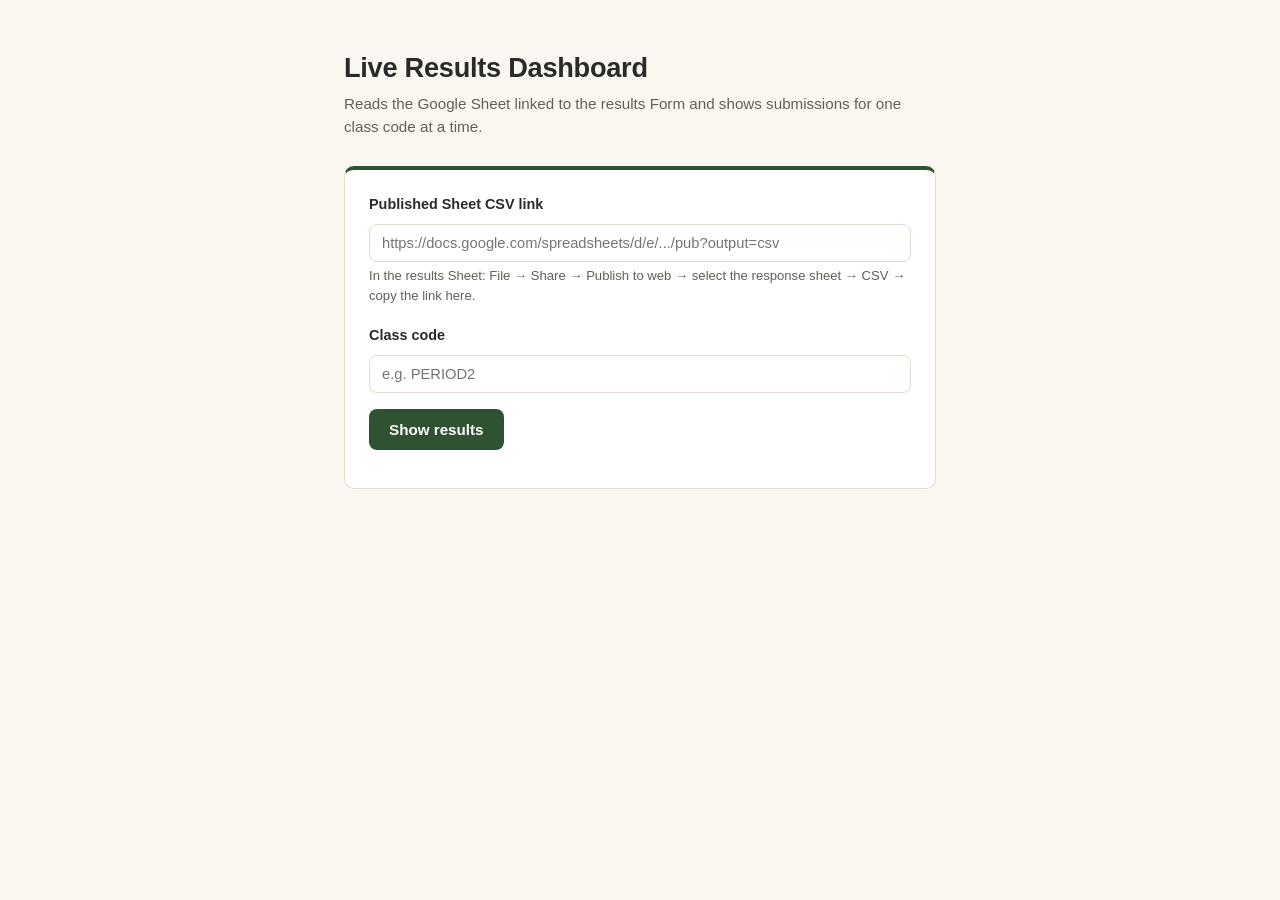
<file: dashboard.html>
<!DOCTYPE html>
<html lang="en">
<head>
<meta charset="UTF-8">
<meta name="viewport" content="width=device-width, initial-scale=1">
<title>Live Results Dashboard</title>
<link rel="stylesheet" href="./styles.css">
</head>
<body>
<div class="wrap">

  <h1>Live Results Dashboard</h1>
  <p class="notes">Reads the Google Sheet linked to the results Form and shows submissions for one class code at a time.</p>

  <div class="card">
    <label class="field-label" style="margin-top:0;" for="csvUrlInput">Published Sheet CSV link</label>
    <input type="text" id="csvUrlInput" class="plain-input" placeholder="https://docs.google.com/spreadsheets/d/e/.../pub?output=csv">
    <p class="hint">In the results Sheet: File &rarr; Share &rarr; Publish to web &rarr; select the response sheet &rarr; CSV &rarr; copy the link here.</p>

    <label class="field-label" for="classCodeInput">Class code</label>
    <input type="text" id="classCodeInput" class="plain-input" placeholder="e.g. PERIOD2">

    <div class="btn-row" style="margin-top:16px;">
      <button class="btn-primary" id="connectBtn" type="button">Show results</button>
      <button class="btn-secondary" id="refreshBtn" type="button" hidden>Refresh now</button>
    </div>
    <p id="statusMsg" class="status-msg"></p>
  </div>

  <div class="card" id="resultsCard" hidden>
    <div class="stat-row">
      <div class="stat"><div class="num" id="statCount">0</div><div class="lbl">Submissions</div></div>
      <div class="stat"><div class="num" id="statAvg">0%</div><div class="lbl">Average score</div></div>
      <div class="stat"><div class="num" id="statUpdated">—</div><div class="lbl">Last updated</div></div>
    </div>
    <div id="tableWrap"></div>
  </div>

</div>

<script>
function escapeHtml(s) {
  return (s || '').replace(/&/g, '&amp;').replace(/</g, '&lt;').replace(/>/g, '&gt;').replace(/"/g, '&quot;');
}

// Minimal RFC-4180-ish CSV parser: handles quoted fields, embedded commas, and doubled quotes.
function parseCSV(text) {
  var rows = [];
  var row = [];
  var field = '';
  var inQuotes = false;
  for (var i = 0; i < text.length; i++) {
    var c = text[i];
    if (inQuotes) {
      if (c === '"') {
        if (text[i + 1] === '"') { field += '"'; i++; }
        else { inQuotes = false; }
      } else {
        field += c;
      }
    } else {
      if (c === '"') { inQuotes = true; }
      else if (c === ',') { row.push(field); field = ''; }
      else if (c === '\r') { /* skip */ }
      else if (c === '\n') { row.push(field); field = ''; rows.push(row); row = []; }
      else { field += c; }
    }
  }
  if (field.length || row.length) { row.push(field); rows.push(row); }
  return rows.filter(function(r) { return r.some(function(c) { return c.trim() !== ''; }); });
}

function findCol(header, names) {
  var lower = header.map(function(h) { return (h || '').trim().toLowerCase(); });
  for (var i = 0; i < names.length; i++) {
    var idx = lower.indexOf(names[i]);
    if (idx !== -1) return idx;
  }
  return -1;
}

function rowsToResults(rows, classCode) {
  if (!rows.length) return [];
  var header = rows[0];
  var iTime = findCol(header, ['timestamp']);
  var iClass = findCol(header, ['class code']);
  var iName = findCol(header, ['student name']);
  var iQuiz = findCol(header, ['quiz name']);
  var iScore = findCol(header, ['score']);
  var iTotal = findCol(header, ['total']);
  var wanted = classCode.trim().toLowerCase();
  return rows.slice(1).filter(function(r) {
    return iClass !== -1 && (r[iClass] || '').trim().toLowerCase() === wanted;
  }).map(function(r) {
    var score = parseFloat(r[iScore]) || 0;
    var total = parseFloat(r[iTotal]) || 0;
    return {
      time: iTime !== -1 ? r[iTime] : '',
      name: iName !== -1 ? r[iName] : '',
      quiz: iQuiz !== -1 ? r[iQuiz] : '',
      score: score,
      total: total,
      pct: total ? Math.round((score / total) * 100) : 0
    };
  });
}

function render(results) {
  document.getElementById('resultsCard').hidden = false;
  document.getElementById('statCount').textContent = results.length;
  var avg = results.length ? Math.round(results.reduce(function(s, r) { return s + r.pct; }, 0) / results.length) : 0;
  document.getElementById('statAvg').textContent = avg + '%';
  document.getElementById('statUpdated').textContent = new Date().toLocaleTimeString();

  var sorted = results.slice().sort(function(a, b) { return (b.time || '').localeCompare(a.time || ''); });
  var rows = sorted.map(function(r) {
    return '<tr><td>' + escapeHtml(r.time) + '</td><td>' + escapeHtml(r.name) + '</td><td>' + escapeHtml(r.quiz) + '</td><td>' + r.score + ' / ' + r.total + '</td><td>' + r.pct + '%</td></tr>';
  }).join('');
  document.getElementById('tableWrap').innerHTML = rows
    ? '<table class="history"><thead><tr><th>Time</th><th>Name</th><th>Quiz</th><th>Score</th><th>%</th></tr></thead><tbody>' + rows + '</tbody></table>'
    : '<p class="answer-note">No submissions yet for this class code.</p>';
}

var pollTimer = null;

function loadOnce() {
  var statusEl = document.getElementById('statusMsg');
  var csvUrl = document.getElementById('csvUrlInput').value.trim();
  var classCode = document.getElementById('classCodeInput').value.trim();
  if (!csvUrl || !classCode) return;
  fetch(csvUrl, { cache: 'no-store' })
    .then(function(r) {
      if (!r.ok) throw new Error('Could not load the CSV (' + r.status + ').');
      return r.text();
    })
    .then(function(text) {
      var rows = parseCSV(text);
      var results = rowsToResults(rows, classCode);
      render(results);
      statusEl.textContent = '';
      statusEl.className = 'status-msg';
    })
    .catch(function(err) {
      statusEl.textContent = err.message;
      statusEl.className = 'status-msg error';
    });
}

document.getElementById('connectBtn').addEventListener('click', function() {
  var csvUrl = document.getElementById('csvUrlInput').value.trim();
  var classCode = document.getElementById('classCodeInput').value.trim();
  if (!csvUrl) { document.getElementById('statusMsg').textContent = 'Paste the published CSV link first.'; document.getElementById('statusMsg').className = 'status-msg error'; return; }
  if (!classCode) { document.getElementById('statusMsg').textContent = 'Enter a class code first.'; document.getElementById('statusMsg').className = 'status-msg error'; return; }
  localStorage.setItem('dashCsvUrl', csvUrl);
  localStorage.setItem('dashClassCode', classCode);
  document.getElementById('refreshBtn').hidden = false;
  loadOnce();
  if (pollTimer) clearInterval(pollTimer);
  pollTimer = setInterval(loadOnce, 5000);
});

document.getElementById('refreshBtn').addEventListener('click', loadOnce);

var savedCsvUrl = localStorage.getItem('dashCsvUrl');
var savedClassCode = localStorage.getItem('dashClassCode');
if (savedCsvUrl) document.getElementById('csvUrlInput').value = savedCsvUrl;
if (savedClassCode) document.getElementById('classCodeInput').value = savedClassCode;
</script>
</body>
</html>
</file>
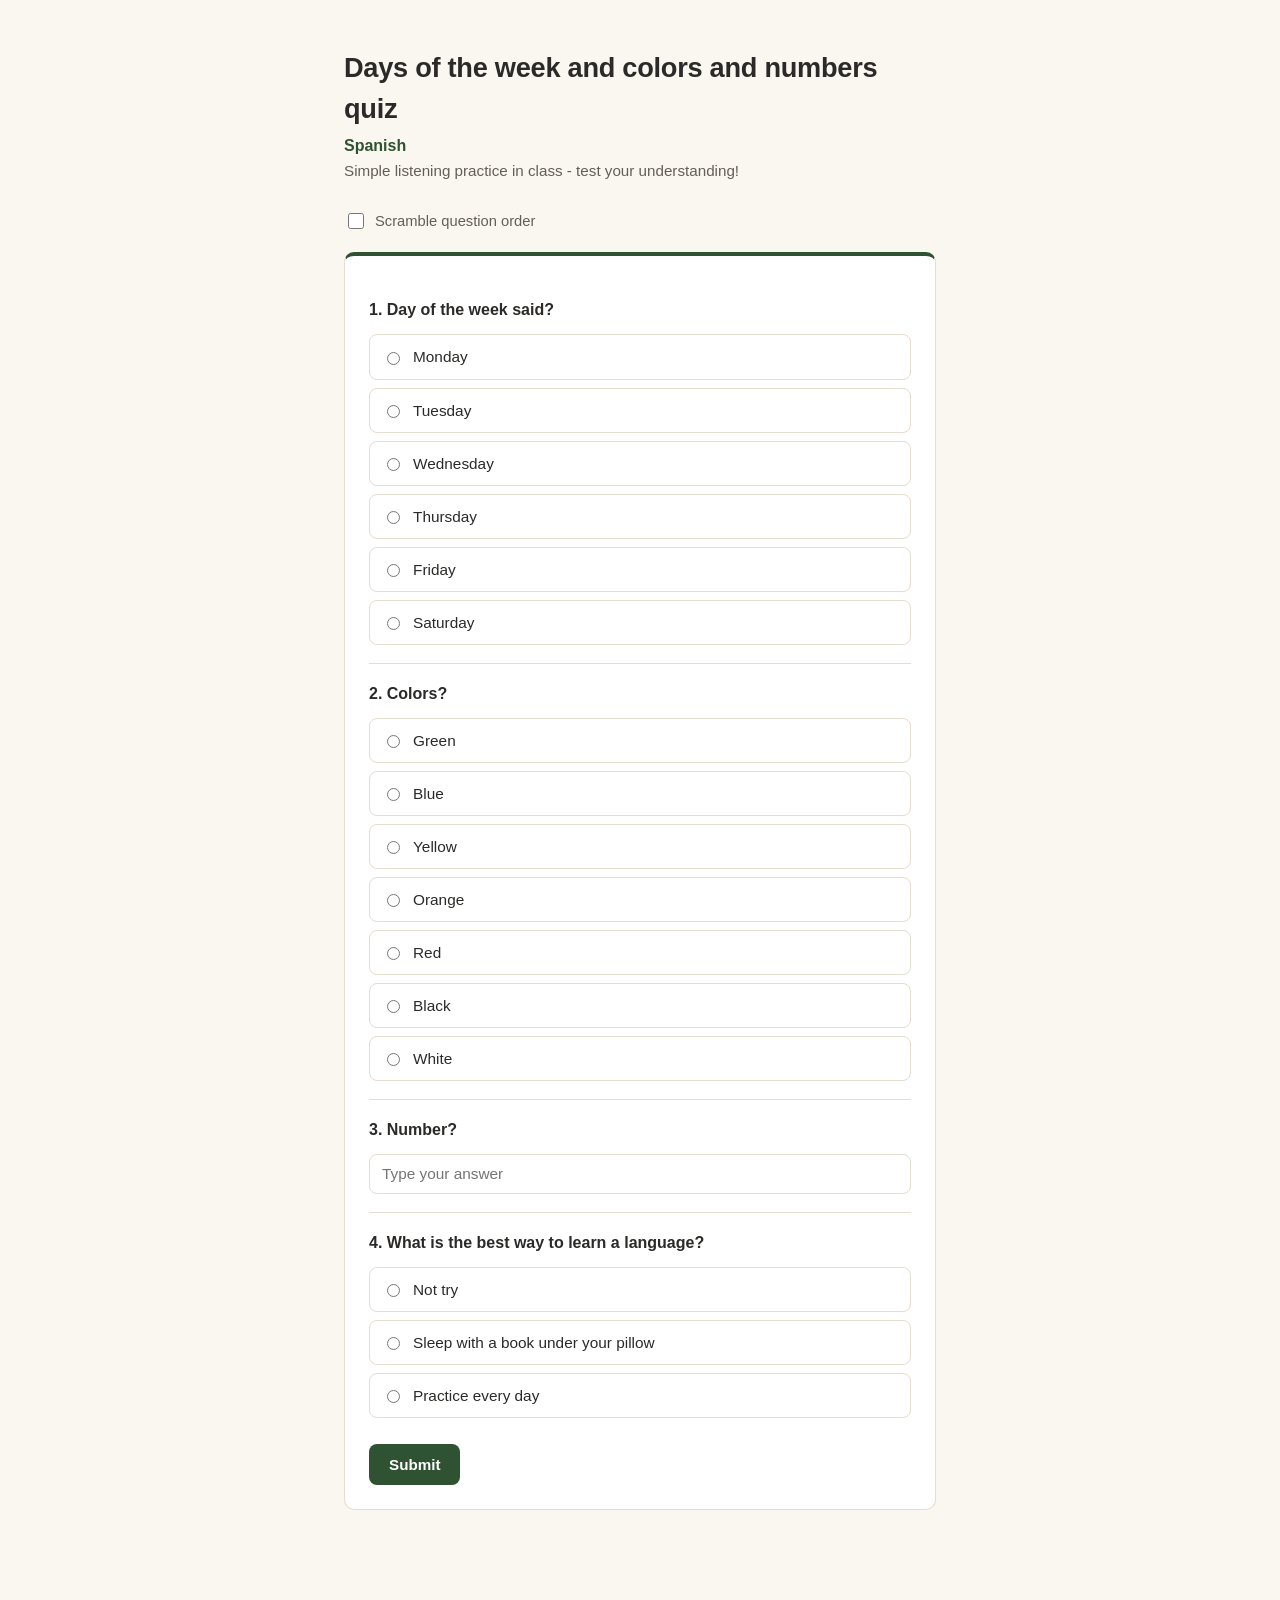
<file: example-quiz.html>
<!DOCTYPE html>
<html lang="en">
<head>
<meta charset="UTF-8">
<meta name="viewport" content="width=device-width, initial-scale=1">
<title>Days of the week and colors and numbers quiz</title>
<link rel="stylesheet" href="./styles.css">
</head>
<body>
<div class="wrap">
<h1>Days of the week and colors and numbers quiz</h1>
<p class="subject">Spanish</p>
<p class="notes">Simple listening practice in class - test your understanding!</p>
<div class="toprow">
<label class="toggle"><input type="checkbox" id="scrambleQuestions"> Scramble question order</label>
</div>
<div class="card" id="quizCard">
<form id="quizForm"></form>
<div class="btn-row"><button class="btn-primary" id="submitBtn">Submit</button></div>
</div>
<div class="card timer-panel" id="timerPanel" hidden>
<p>Calculating your results in</p>
<p class="timer-count" id="countdown">2:00</p>
</div>
<div class="card" id="resultsPanel" hidden>
<p class="score-line" id="scoreLine"></p>
<div class="btn-row">
<button class="btn-primary" id="tryAgainBtn">Try again</button>
<button class="btn-quiet" id="clearHistoryBtn">Clear history</button>
</div>
<div id="historyWrap" style="margin-top:16px;"></div>
</div>
</div>
<script>
var QUIZ_META = {"slug":"days-of-the-week-and-colors-and-numbers-quiz","quizName":"Days of the week and colors and numbers quiz","subject":"Spanish","notes":"Simple listening practice in class - test your understanding!"};
var QUIZ_DATA = [{"scramble":false,"question":"Day of the week said?","answer":"Monday","choices":["Monday","Tuesday","Wednesday","Thursday","Friday","Saturday"]},{"scramble":false,"question":"Colors?","answer":"Green","choices":["Green","Blue","Yellow","Orange","Red","Black","White"]},{"scramble":false,"question":"Number?","answer":"15","choices":[]},{"scramble":true,"question":"What is the best way to learn a language?","answer":"Practice every day","choices":["Practice every day","Not try","Sleep with a book under your pillow"]}];
var state = { order: [], submitted: false };
function shuffle(arr){var a=arr.slice();for(var i=a.length-1;i>0;i--){var j=Math.floor(Math.random()*(i+1));var t=a[i];a[i]=a[j];a[j]=t;}return a;}
function buildOrder(){var idx=QUIZ_DATA.map(function(q,i){return i;});var on=document.getElementById("scrambleQuestions").checked;return on?shuffle(idx):idx;}
function render(){state.order=buildOrder();var form=document.getElementById("quizForm");form.innerHTML="";state.order.forEach(function(qi,n){var q=QUIZ_DATA[qi];var block=document.createElement("div");block.className="question";block.dataset.qi=qi;var qt=document.createElement("p");qt.className="qtext";qt.textContent=(n+1)+". "+q.question;block.appendChild(qt);if(q.choices&&q.choices.length){var list=document.createElement("div");list.className="choice-list";var choices=q.scramble?shuffle(q.choices):q.choices.slice();choices.forEach(function(c){var label=document.createElement("label");label.className="choice";var input=document.createElement("input");input.type="radio";input.name="q"+qi;input.value=c;label.appendChild(input);var span=document.createElement("span");span.textContent=c;label.appendChild(span);list.appendChild(label);});block.appendChild(list);}else{var inp=document.createElement("input");inp.type="text";inp.className="text-input";inp.name="q"+qi;inp.placeholder="Type your answer";block.appendChild(inp);}form.appendChild(block);});}
function grade(){var correct=0;state.order.forEach(function(qi){var q=QUIZ_DATA[qi];var block=document.querySelector('.question[data-qi="'+qi+'"]');var isRight=false;if(q.choices&&q.choices.length){var checked=block.querySelector('input[type="radio"]:checked');var val=checked?checked.value:"";isRight=val.trim().toLowerCase()===q.answer.trim().toLowerCase();block.querySelectorAll(".choice").forEach(function(lbl){var inp=lbl.querySelector("input");inp.disabled=true;if(inp.value.trim().toLowerCase()===q.answer.trim().toLowerCase()){lbl.classList.add("correct");}else if(inp.checked){lbl.classList.add("wrong");}});}else{var field=block.querySelector(".text-input");var v=field.value||"";isRight=v.trim().toLowerCase()===q.answer.trim().toLowerCase();field.disabled=true;field.classList.add(isRight?"correct":"wrong");var note=document.createElement("p");note.className="answer-note";note.textContent="Correct answer: "+q.answer;field.insertAdjacentElement("afterend",note);}if(isRight)correct++;});return{correct:correct,total:state.order.length};}
function fmtTime(s){var m=Math.floor(s/60);var sec=s%60;return m+":"+(sec<10?"0":"")+sec;}
function startTimerThenReveal(result){var timerPanel=document.getElementById("timerPanel");timerPanel.hidden=false;var seconds=120;var countEl=document.getElementById("countdown");countEl.textContent=fmtTime(seconds);var iv=setInterval(function(){seconds--;countEl.textContent=fmtTime(seconds);if(seconds<=0){clearInterval(iv);timerPanel.hidden=true;reveal(result);}},1000);}
function historyKey(){return "quizHistory_"+QUIZ_META.slug;}
function loadHistory(){try{return JSON.parse(localStorage.getItem(historyKey())||"[]");}catch(e){return [];}}
function saveAttempt(result){var hist=loadHistory();hist.push({date:new Date().toLocaleString(),score:result.correct,total:result.total});localStorage.setItem(historyKey(),JSON.stringify(hist));return hist;}
function renderHistory(hist){var wrap=document.getElementById("historyWrap");if(!hist.length){wrap.innerHTML='<p class="answer-note">No previous attempts yet.</p>';return;}var rows=hist.slice().reverse().map(function(h){return "<tr><td>"+h.date+"</td><td>"+h.score+" / "+h.total+"</td></tr>";}).join("");wrap.innerHTML='<table class="history"><thead><tr><th>When</th><th>Score</th></tr></thead><tbody>'+rows+"</tbody></table>";}
function reveal(result){var hist=saveAttempt(result);var panel=document.getElementById("resultsPanel");panel.hidden=false;var pct=Math.round((result.correct/result.total)*100);var line=document.getElementById("scoreLine");line.textContent="Score: "+result.correct+" / "+result.total+" ("+pct+"%)";line.className="score-line "+(pct>=70?"pass":"fail");renderHistory(hist);}
document.getElementById("submitBtn").addEventListener("click",function(e){e.preventDefault();if(state.submitted)return;state.submitted=true;document.getElementById("submitBtn").disabled=true;var result=grade();startTimerThenReveal(result);});
document.getElementById("tryAgainBtn").addEventListener("click",function(){state.submitted=false;document.getElementById("submitBtn").disabled=false;document.getElementById("resultsPanel").hidden=true;render();});
document.getElementById("clearHistoryBtn").addEventListener("click",function(){if(confirm("Clear all saved history for this quiz? This cannot be undone.")){localStorage.removeItem(historyKey());renderHistory([]);}});
render();renderHistory(loadHistory());
</script>
</body>
</html>
</file>
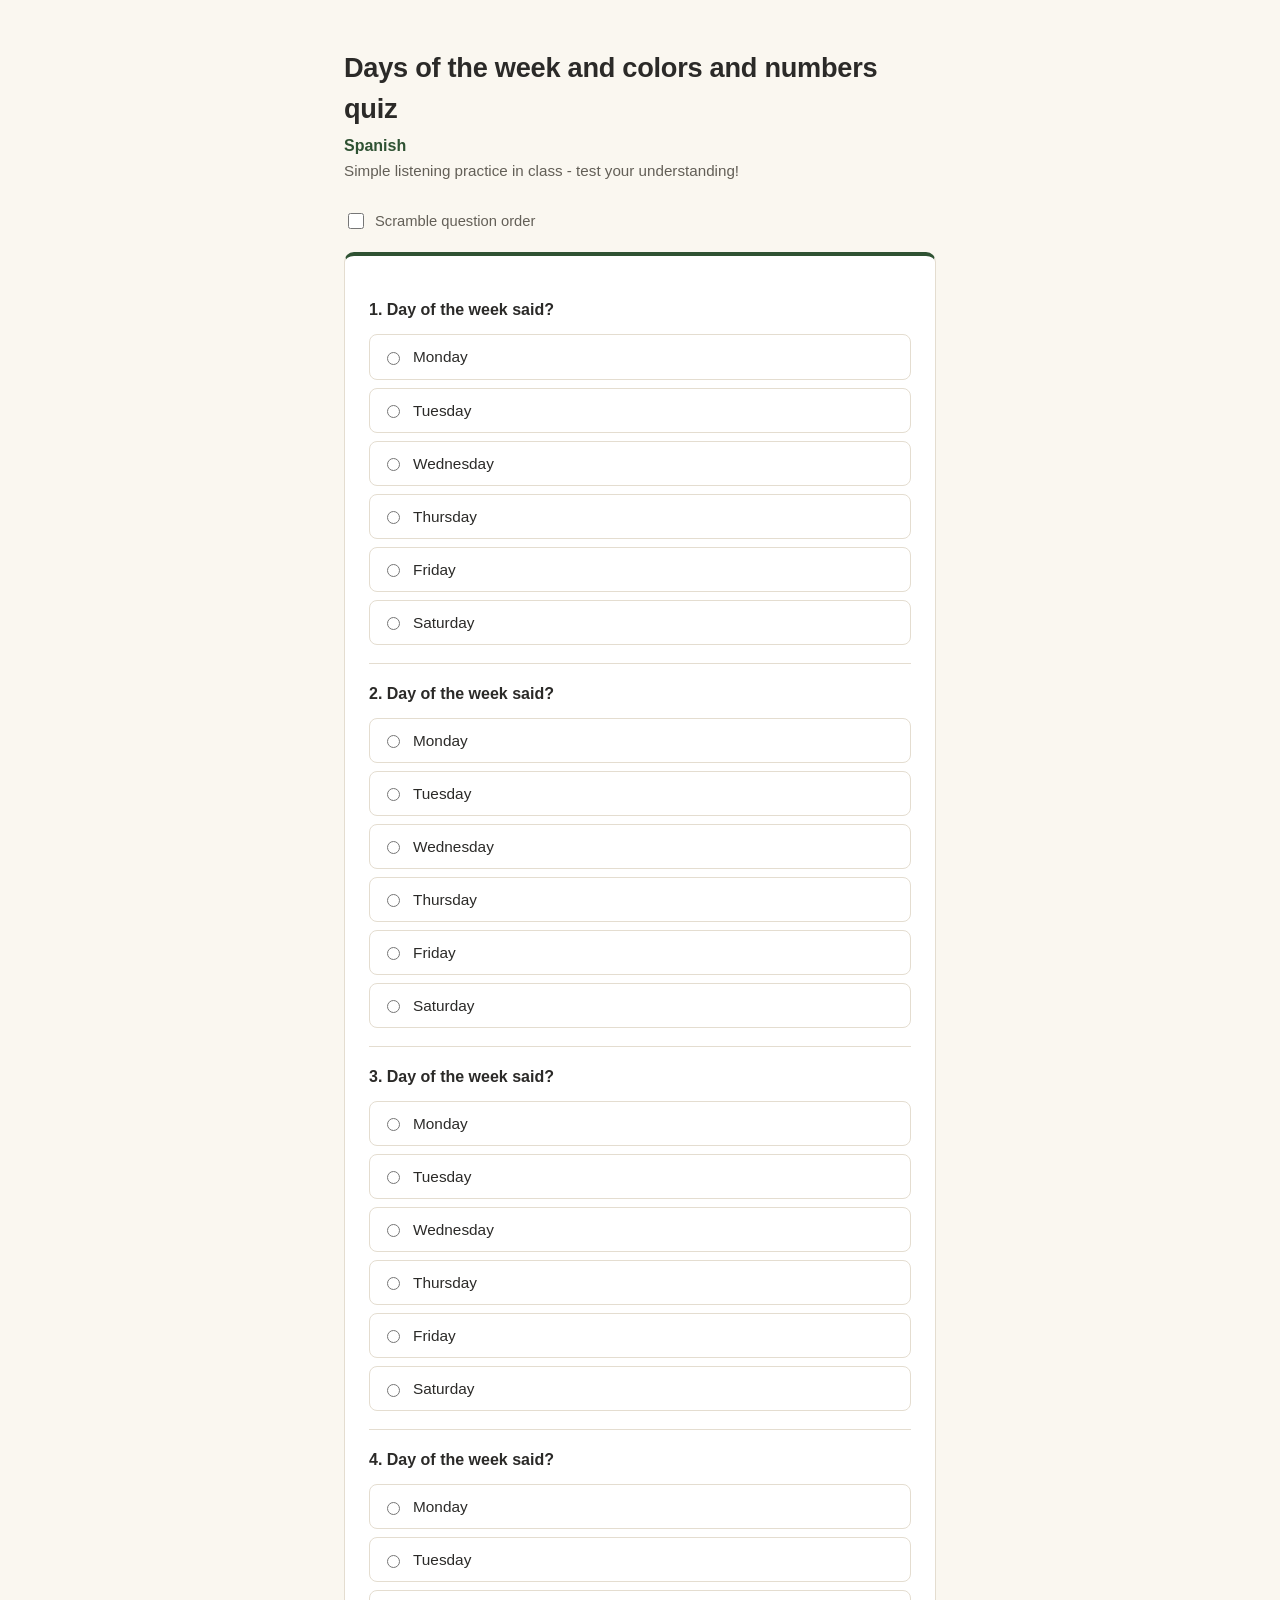
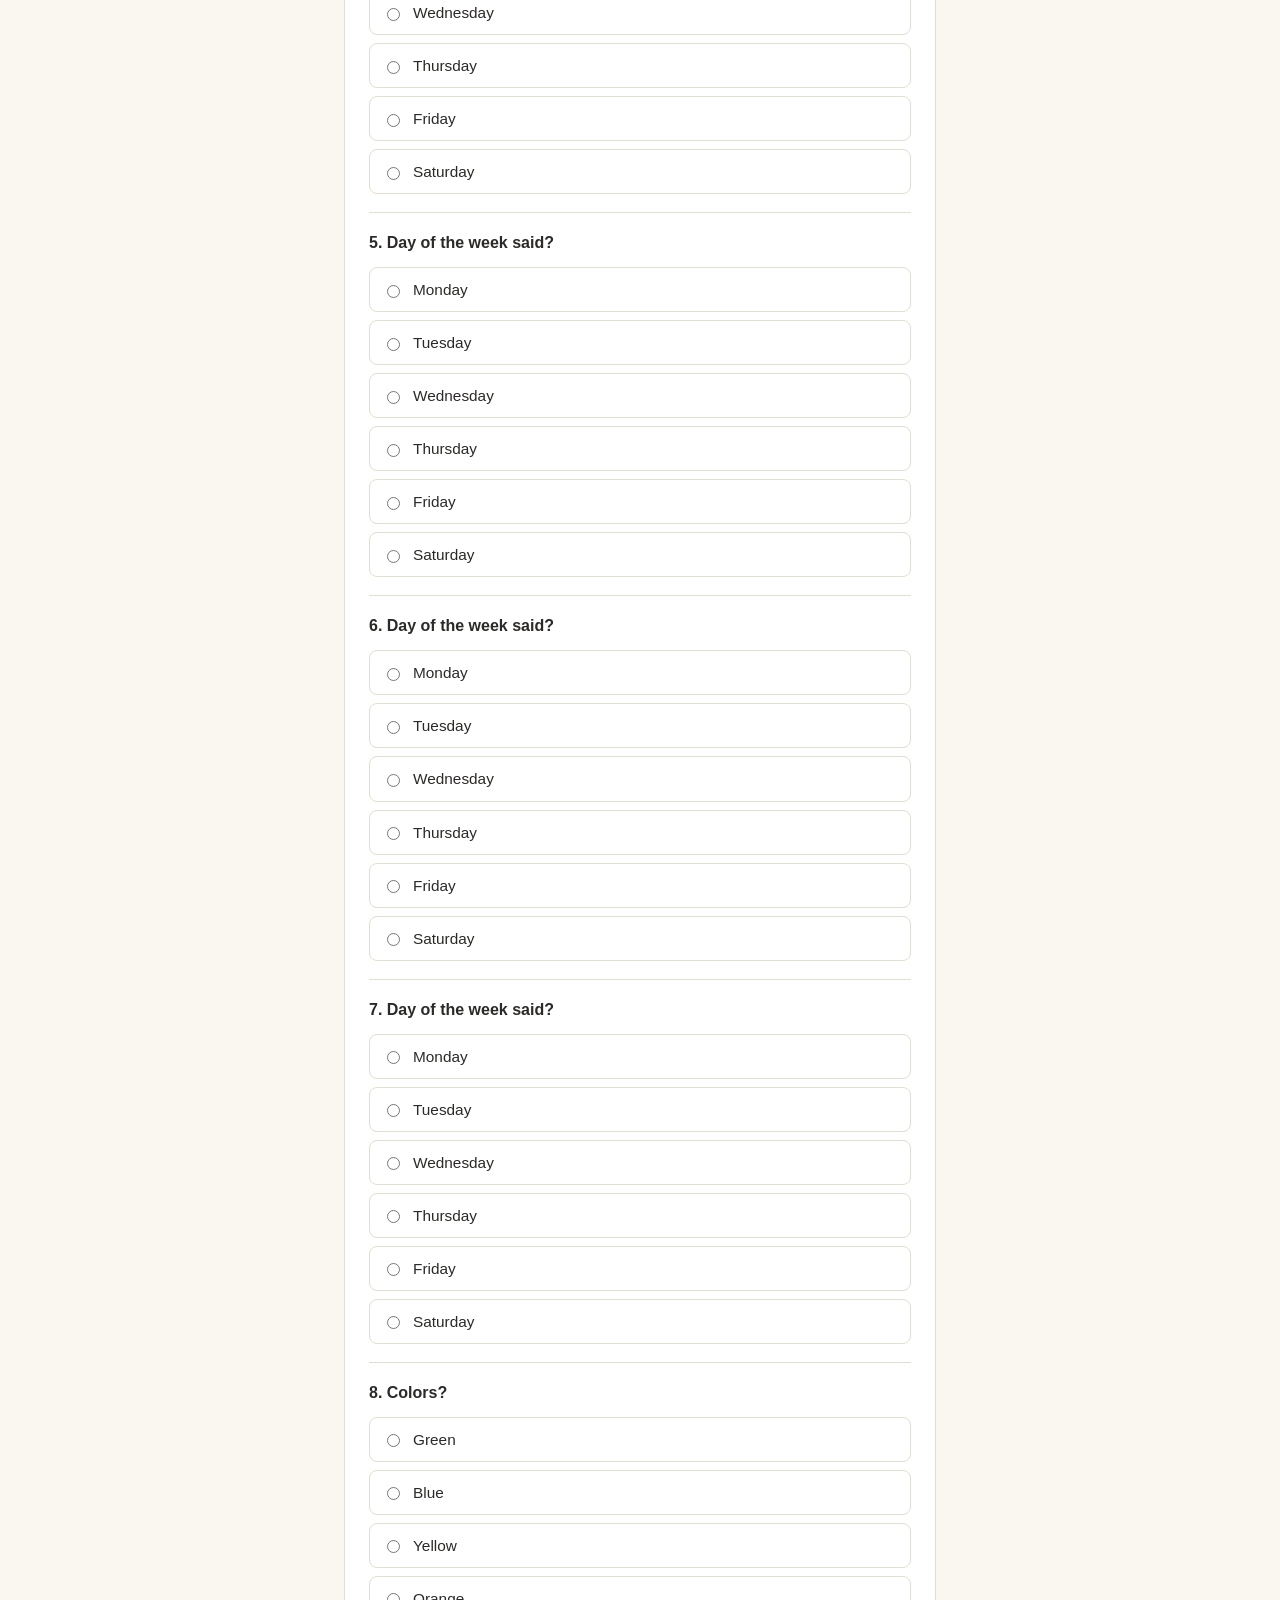
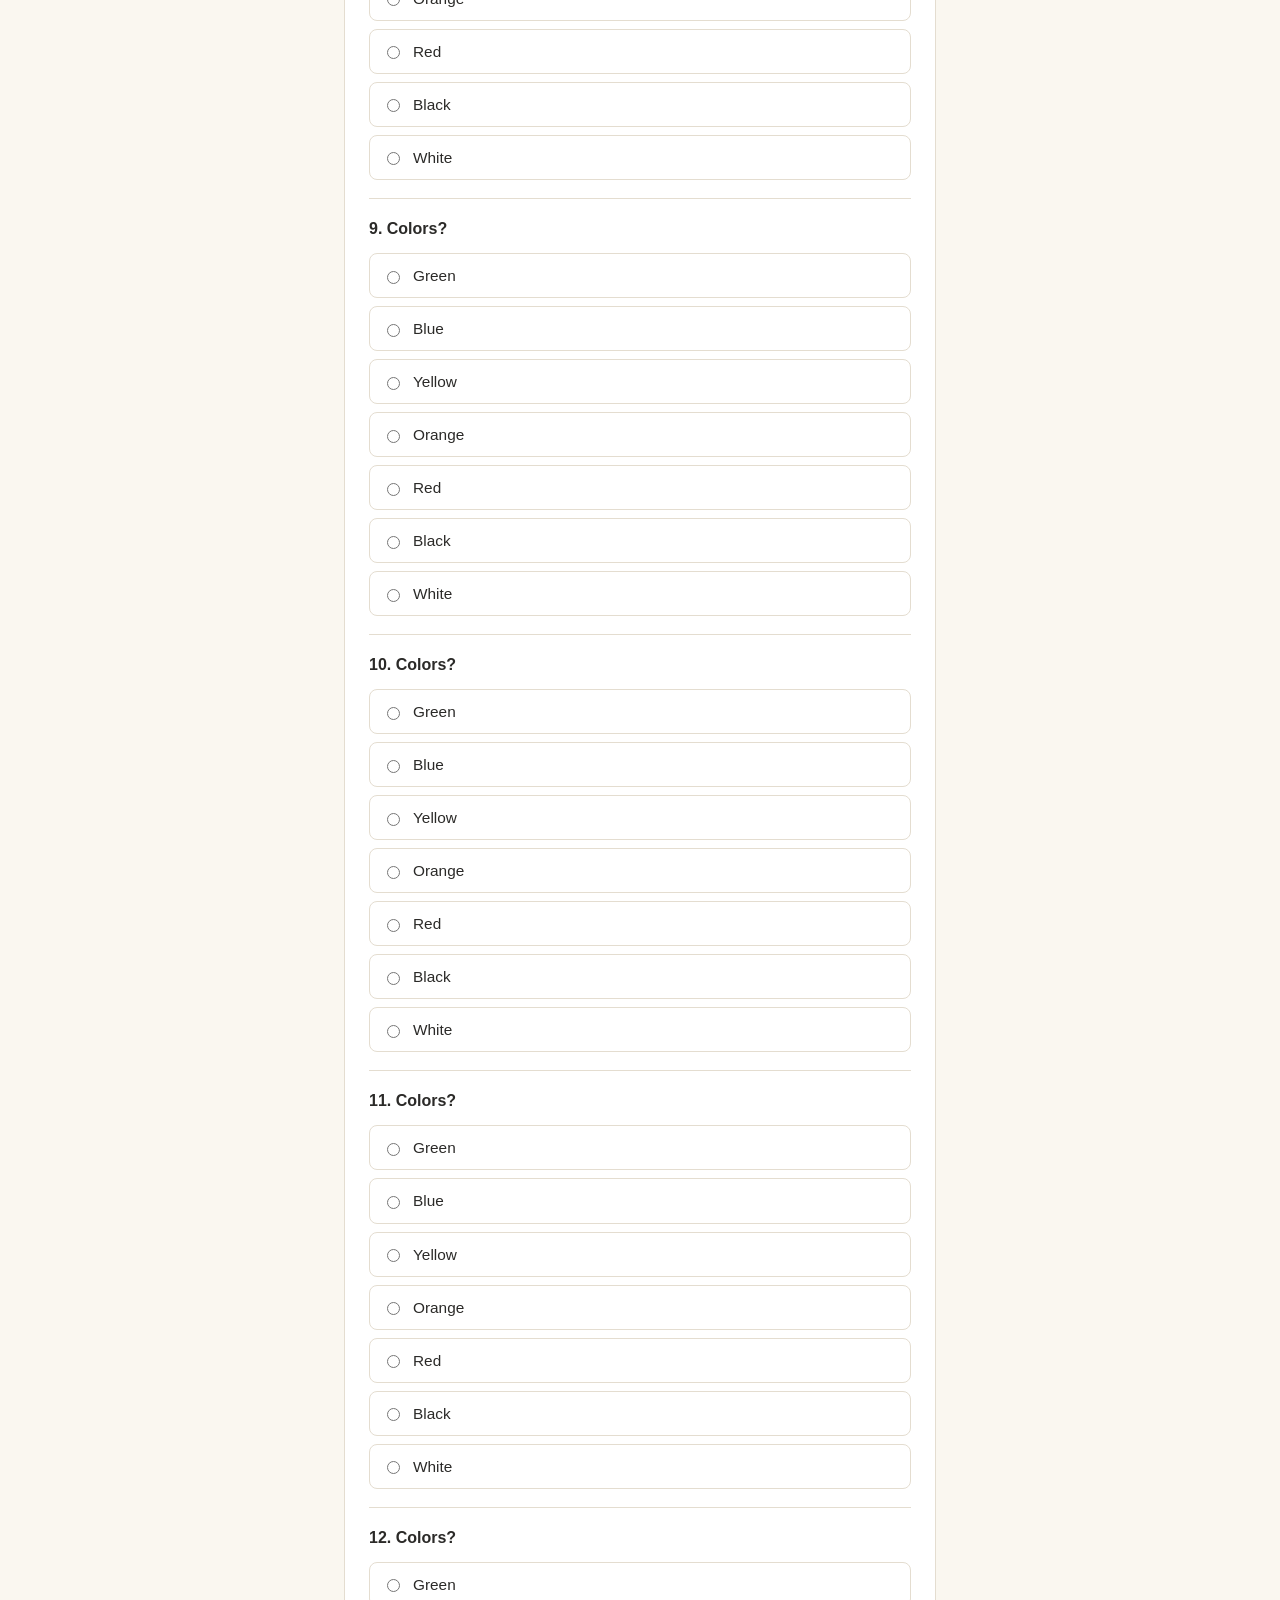
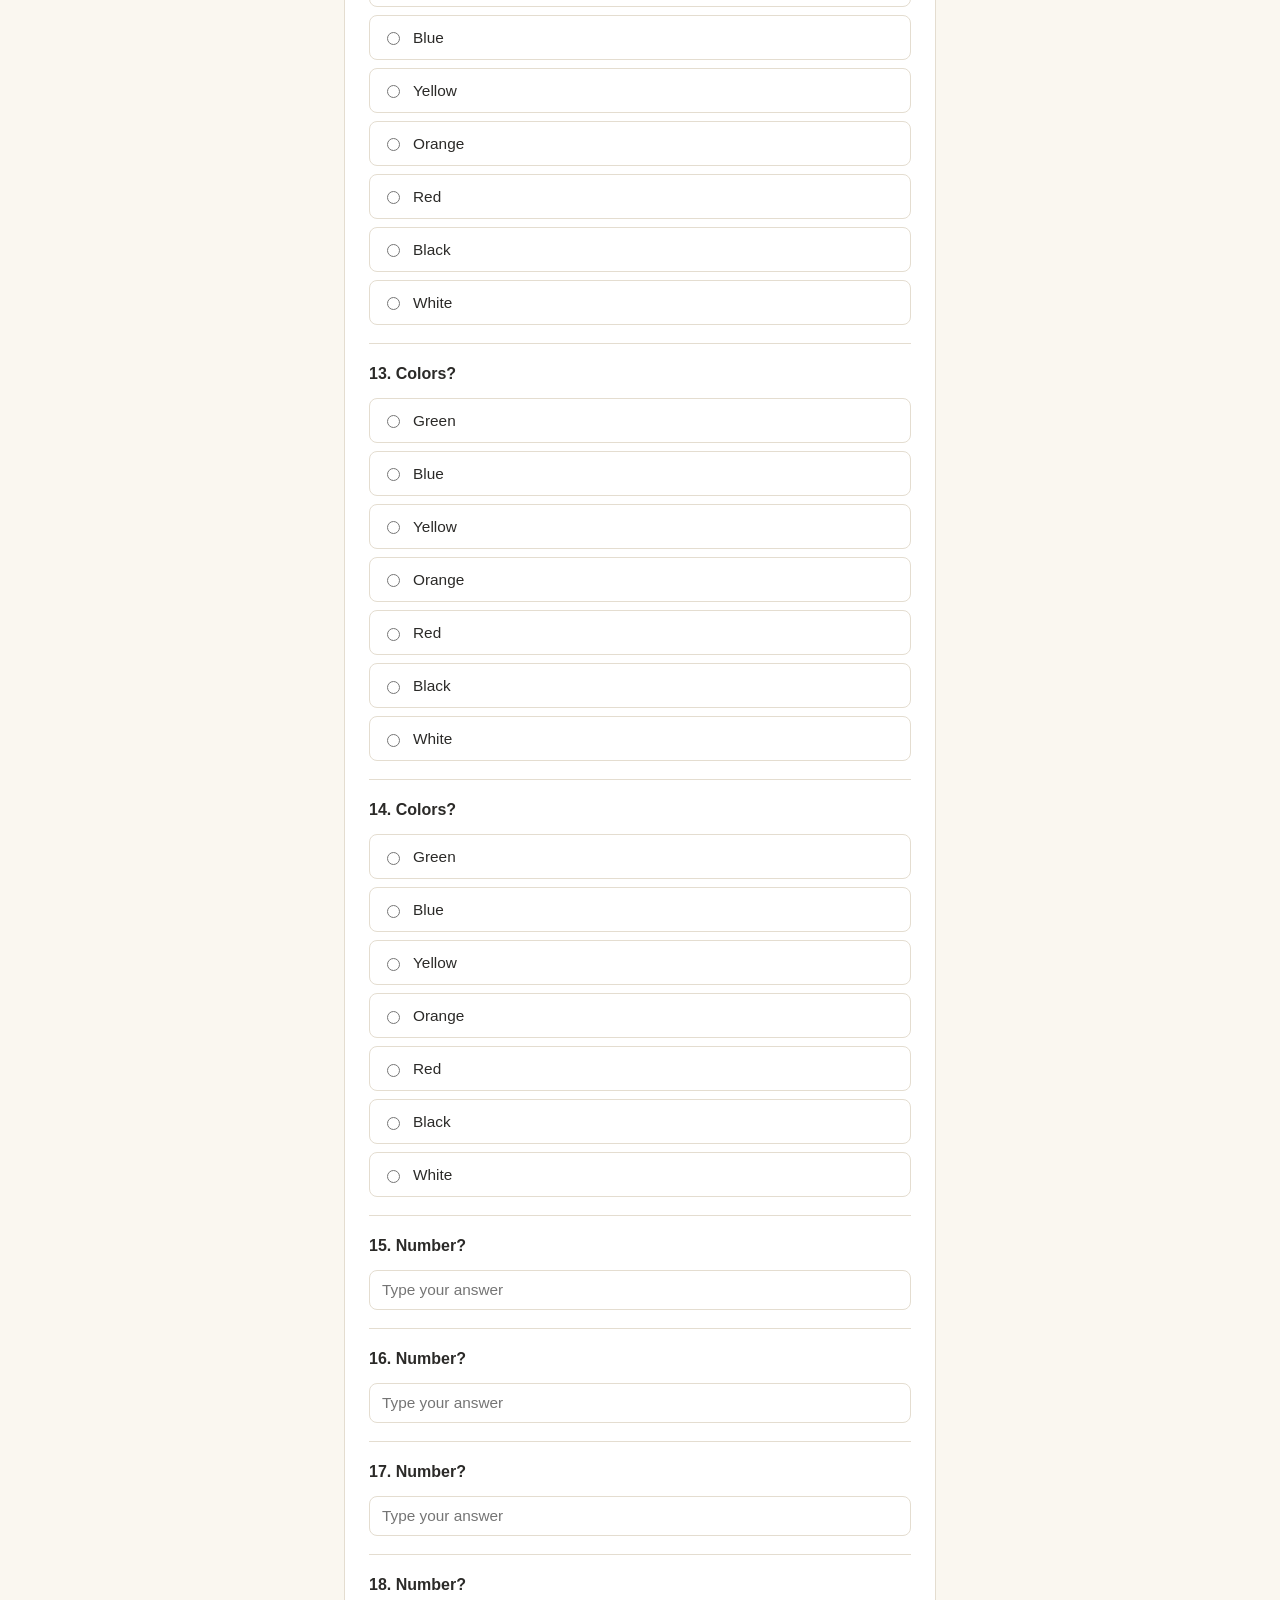
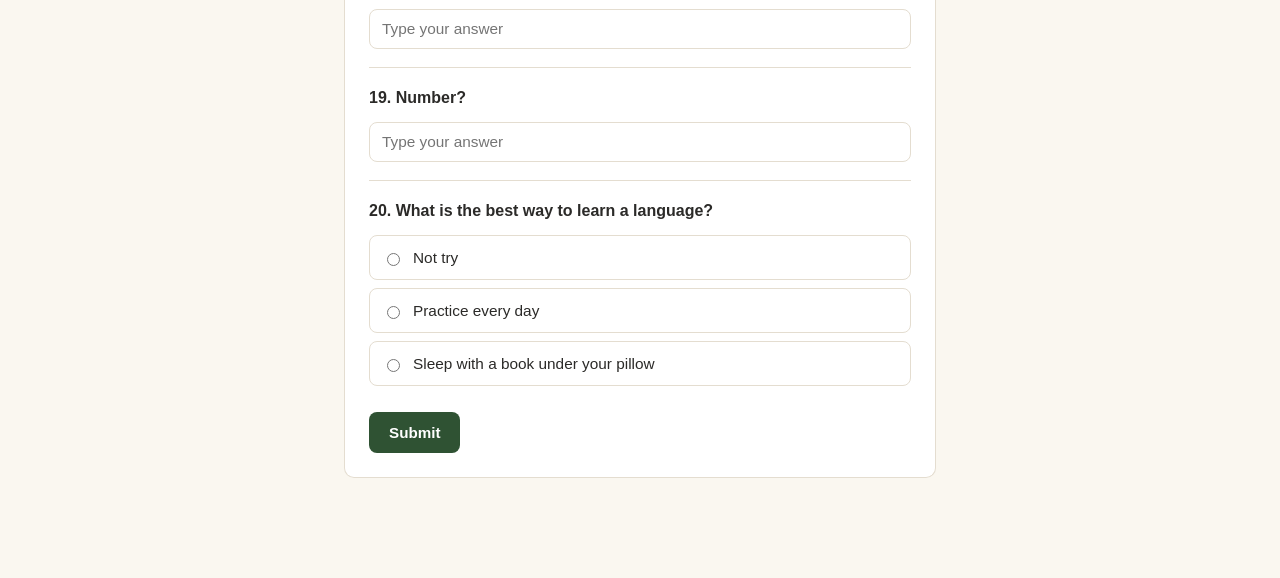
<file: spanish-color-website-quiz-code-trial.html>
<!DOCTYPE html>
<html lang="en">
<head>
<meta charset="UTF-8">
<meta name="viewport" content="width=device-width, initial-scale=1">
<title>Days of the week and colors and numbers quiz</title>
<link rel="stylesheet" href="./styles.css">
</head>
<body>
<div class="wrap">
<h1>Days of the week and colors and numbers quiz</h1>
<p class="subject">Spanish</p>
<p class="notes">Simple listening practice in class - test your understanding!</p>
<div class="toprow">
<label class="toggle"><input type="checkbox" id="scrambleQuestions"> Scramble question order</label>
</div>
<div class="card" id="quizCard">
<form id="quizForm"></form>
<div class="btn-row"><button class="btn-primary" id="submitBtn">Submit</button></div>
</div>
<div class="card timer-panel" id="timerPanel" hidden>
<p>Calculating your results in</p>
<p class="timer-count" id="countdown">2:00</p>
</div>
<div class="card" id="resultsPanel" hidden>
<p class="score-line" id="scoreLine"></p>
<div class="btn-row">
<button class="btn-primary" id="tryAgainBtn">Try again</button>
<button class="btn-quiet" id="clearHistoryBtn">Clear history</button>
</div>
<div id="historyWrap" style="margin-top:16px;"></div>
</div>
</div>
<script>
var QUIZ_META = {"slug":"days-of-the-week-and-colors-and-numbers-quiz","quizName":"Days of the week and colors and numbers quiz","subject":"Spanish","notes":"Simple listening practice in class - test your understanding!"};
var QUIZ_DATA = [{"scramble":false,"question":"Day of the week said?","answer":"Monday","choices":["Monday","Tuesday","Wednesday","Thursday","Friday","Saturday"]},{"scramble":false,"question":"Day of the week said?","answer":"Wednesday","choices":["Monday","Tuesday","Wednesday","Thursday","Friday","Saturday"]},{"scramble":false,"question":"Day of the week said?","answer":"Sunday","choices":["Monday","Tuesday","Wednesday","Thursday","Friday","Saturday"]},{"scramble":false,"question":"Day of the week said?","answer":"Friday","choices":["Monday","Tuesday","Wednesday","Thursday","Friday","Saturday"]},{"scramble":false,"question":"Day of the week said?","answer":"Tuesday","choices":["Monday","Tuesday","Wednesday","Thursday","Friday","Saturday"]},{"scramble":false,"question":"Day of the week said?","answer":"Saturday","choices":["Monday","Tuesday","Wednesday","Thursday","Friday","Saturday"]},{"scramble":false,"question":"Day of the week said?","answer":"Thursday","choices":["Monday","Tuesday","Wednesday","Thursday","Friday","Saturday"]},{"scramble":false,"question":"Colors?","answer":"Green","choices":["Green","Blue","Yellow","Orange","Red","Black","White"]},{"scramble":false,"question":"Colors?","answer":"Blue","choices":["Green","Blue","Yellow","Orange","Red","Black","White"]},{"scramble":false,"question":"Colors?","answer":"White","choices":["Green","Blue","Yellow","Orange","Red","Black","White"]},{"scramble":false,"question":"Colors?","answer":"Red","choices":["Green","Blue","Yellow","Orange","Red","Black","White"]},{"scramble":false,"question":"Colors?","answer":"Orange","choices":["Green","Blue","Yellow","Orange","Red","Black","White"]},{"scramble":false,"question":"Colors?","answer":"Black","choices":["Green","Blue","Yellow","Orange","Red","Black","White"]},{"scramble":false,"question":"Colors?","answer":"Yellow","choices":["Green","Blue","Yellow","Orange","Red","Black","White"]},{"scramble":false,"question":"Number?","answer":"15","choices":[]},{"scramble":false,"question":"Number?","answer":"17","choices":[]},{"scramble":false,"question":"Number?","answer":"20","choices":[]},{"scramble":false,"question":"Number?","answer":"4","choices":[]},{"scramble":false,"question":"Number?","answer":"2","choices":[]},{"scramble":true,"question":"What is the best way to learn a language?","answer":"Practice every day","choices":["Practice every day","Not try","Sleep with a book under your pillow"]}];
var state = { order: [], submitted: false };
function shuffle(arr){var a=arr.slice();for(var i=a.length-1;i>0;i--){var j=Math.floor(Math.random()*(i+1));var t=a[i];a[i]=a[j];a[j]=t;}return a;}
function buildOrder(){var idx=QUIZ_DATA.map(function(q,i){return i;});var on=document.getElementById("scrambleQuestions").checked;return on?shuffle(idx):idx;}
function render(){state.order=buildOrder();var form=document.getElementById("quizForm");form.innerHTML="";state.order.forEach(function(qi,n){var q=QUIZ_DATA[qi];var block=document.createElement("div");block.className="question";block.dataset.qi=qi;var qt=document.createElement("p");qt.className="qtext";qt.textContent=(n+1)+". "+q.question;block.appendChild(qt);if(q.choices&&q.choices.length){var list=document.createElement("div");list.className="choice-list";var choices=q.scramble?shuffle(q.choices):q.choices.slice();choices.forEach(function(c){var label=document.createElement("label");label.className="choice";var input=document.createElement("input");input.type="radio";input.name="q"+qi;input.value=c;label.appendChild(input);var span=document.createElement("span");span.textContent=c;label.appendChild(span);list.appendChild(label);});block.appendChild(list);}else{var inp=document.createElement("input");inp.type="text";inp.className="text-input";inp.name="q"+qi;inp.placeholder="Type your answer";block.appendChild(inp);}form.appendChild(block);});}
function grade(){var correct=0;state.order.forEach(function(qi){var q=QUIZ_DATA[qi];var block=document.querySelector('.question[data-qi="'+qi+'"]');var isRight=false;if(q.choices&&q.choices.length){var checked=block.querySelector('input[type="radio"]:checked');var val=checked?checked.value:"";isRight=val.trim().toLowerCase()===q.answer.trim().toLowerCase();block.querySelectorAll(".choice").forEach(function(lbl){var inp=lbl.querySelector("input");inp.disabled=true;if(inp.value.trim().toLowerCase()===q.answer.trim().toLowerCase()){lbl.classList.add("correct");}else if(inp.checked){lbl.classList.add("wrong");}});}else{var field=block.querySelector(".text-input");var v=field.value||"";isRight=v.trim().toLowerCase()===q.answer.trim().toLowerCase();field.disabled=true;field.classList.add(isRight?"correct":"wrong");var note=document.createElement("p");note.className="answer-note";note.textContent="Correct answer: "+q.answer;field.insertAdjacentElement("afterend",note);}if(isRight)correct++;});return{correct:correct,total:state.order.length};}
function fmtTime(s){var m=Math.floor(s/60);var sec=s%60;return m+":"+(sec<10?"0":"")+sec;}
function startTimerThenReveal(result){var timerPanel=document.getElementById("timerPanel");timerPanel.hidden=false;var seconds=120;var countEl=document.getElementById("countdown");countEl.textContent=fmtTime(seconds);var iv=setInterval(function(){seconds--;countEl.textContent=fmtTime(seconds);if(seconds<=0){clearInterval(iv);timerPanel.hidden=true;reveal(result);}},1000);}
function historyKey(){return "quizHistory_"+QUIZ_META.slug;}
function loadHistory(){try{return JSON.parse(localStorage.getItem(historyKey())||"[]");}catch(e){return [];}}
function saveAttempt(result){var hist=loadHistory();hist.push({date:new Date().toLocaleString(),score:result.correct,total:result.total});localStorage.setItem(historyKey(),JSON.stringify(hist));return hist;}
function renderHistory(hist){var wrap=document.getElementById("historyWrap");if(!hist.length){wrap.innerHTML='<p class="answer-note">No previous attempts yet.</p>';return;}var rows=hist.slice().reverse().map(function(h){return "<tr><td>"+h.date+"</td><td>"+h.score+" / "+h.total+"</td></tr>";}).join("");wrap.innerHTML='<table class="history"><thead><tr><th>When</th><th>Score</th></tr></thead><tbody>'+rows+"</tbody></table>";}
function reveal(result){var hist=saveAttempt(result);var panel=document.getElementById("resultsPanel");panel.hidden=false;var pct=Math.round((result.correct/result.total)*100);var line=document.getElementById("scoreLine");line.textContent="Score: "+result.correct+" / "+result.total+" ("+pct+"%)";line.className="score-line "+(pct>=70?"pass":"fail");renderHistory(hist);}
document.getElementById("submitBtn").addEventListener("click",function(e){e.preventDefault();if(state.submitted)return;state.submitted=true;document.getElementById("submitBtn").disabled=true;var result=grade();startTimerThenReveal(result);});
document.getElementById("tryAgainBtn").addEventListener("click",function(){state.submitted=false;document.getElementById("submitBtn").disabled=false;document.getElementById("resultsPanel").hidden=true;render();});
document.getElementById("clearHistoryBtn").addEventListener("click",function(){if(confirm("Clear all saved history for this quiz? This cannot be undone.")){localStorage.removeItem(historyKey());renderHistory([]);}});
render();renderHistory(loadHistory());
</script>
</body>
</html>
</file>
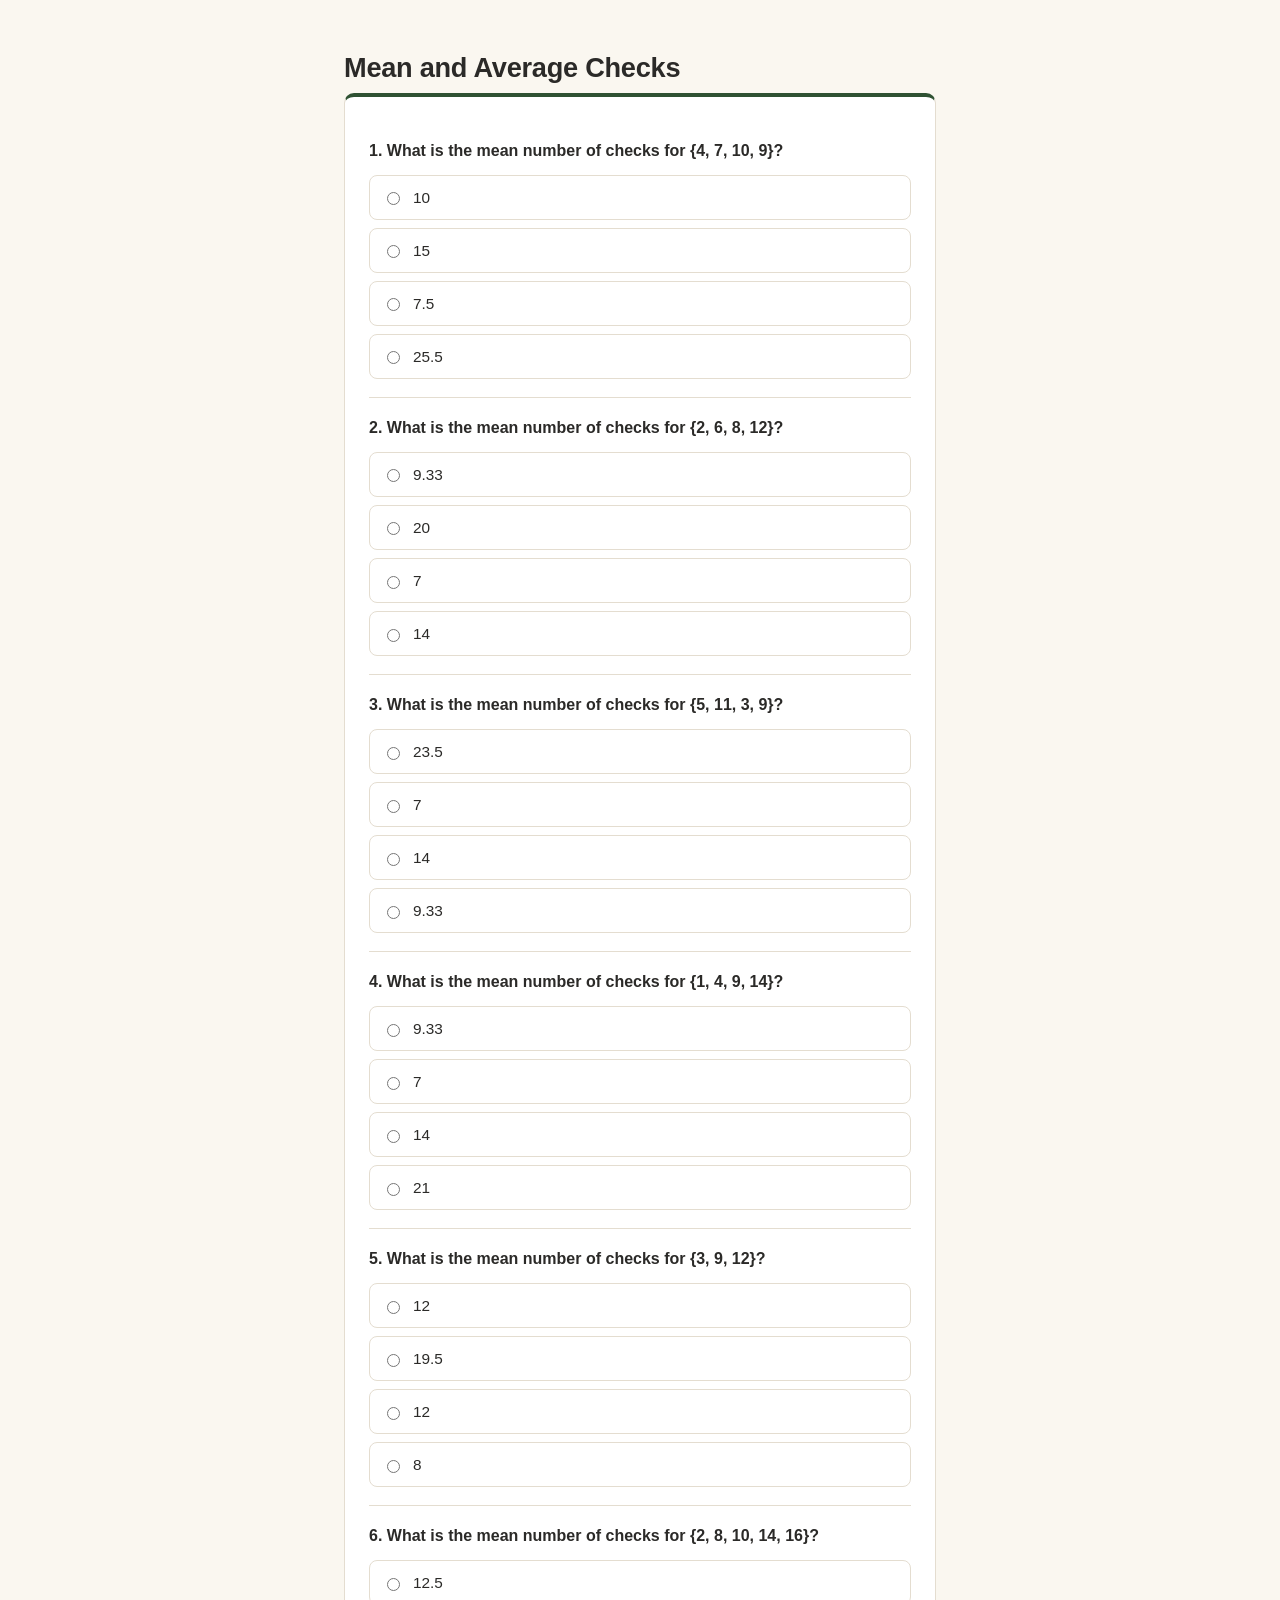
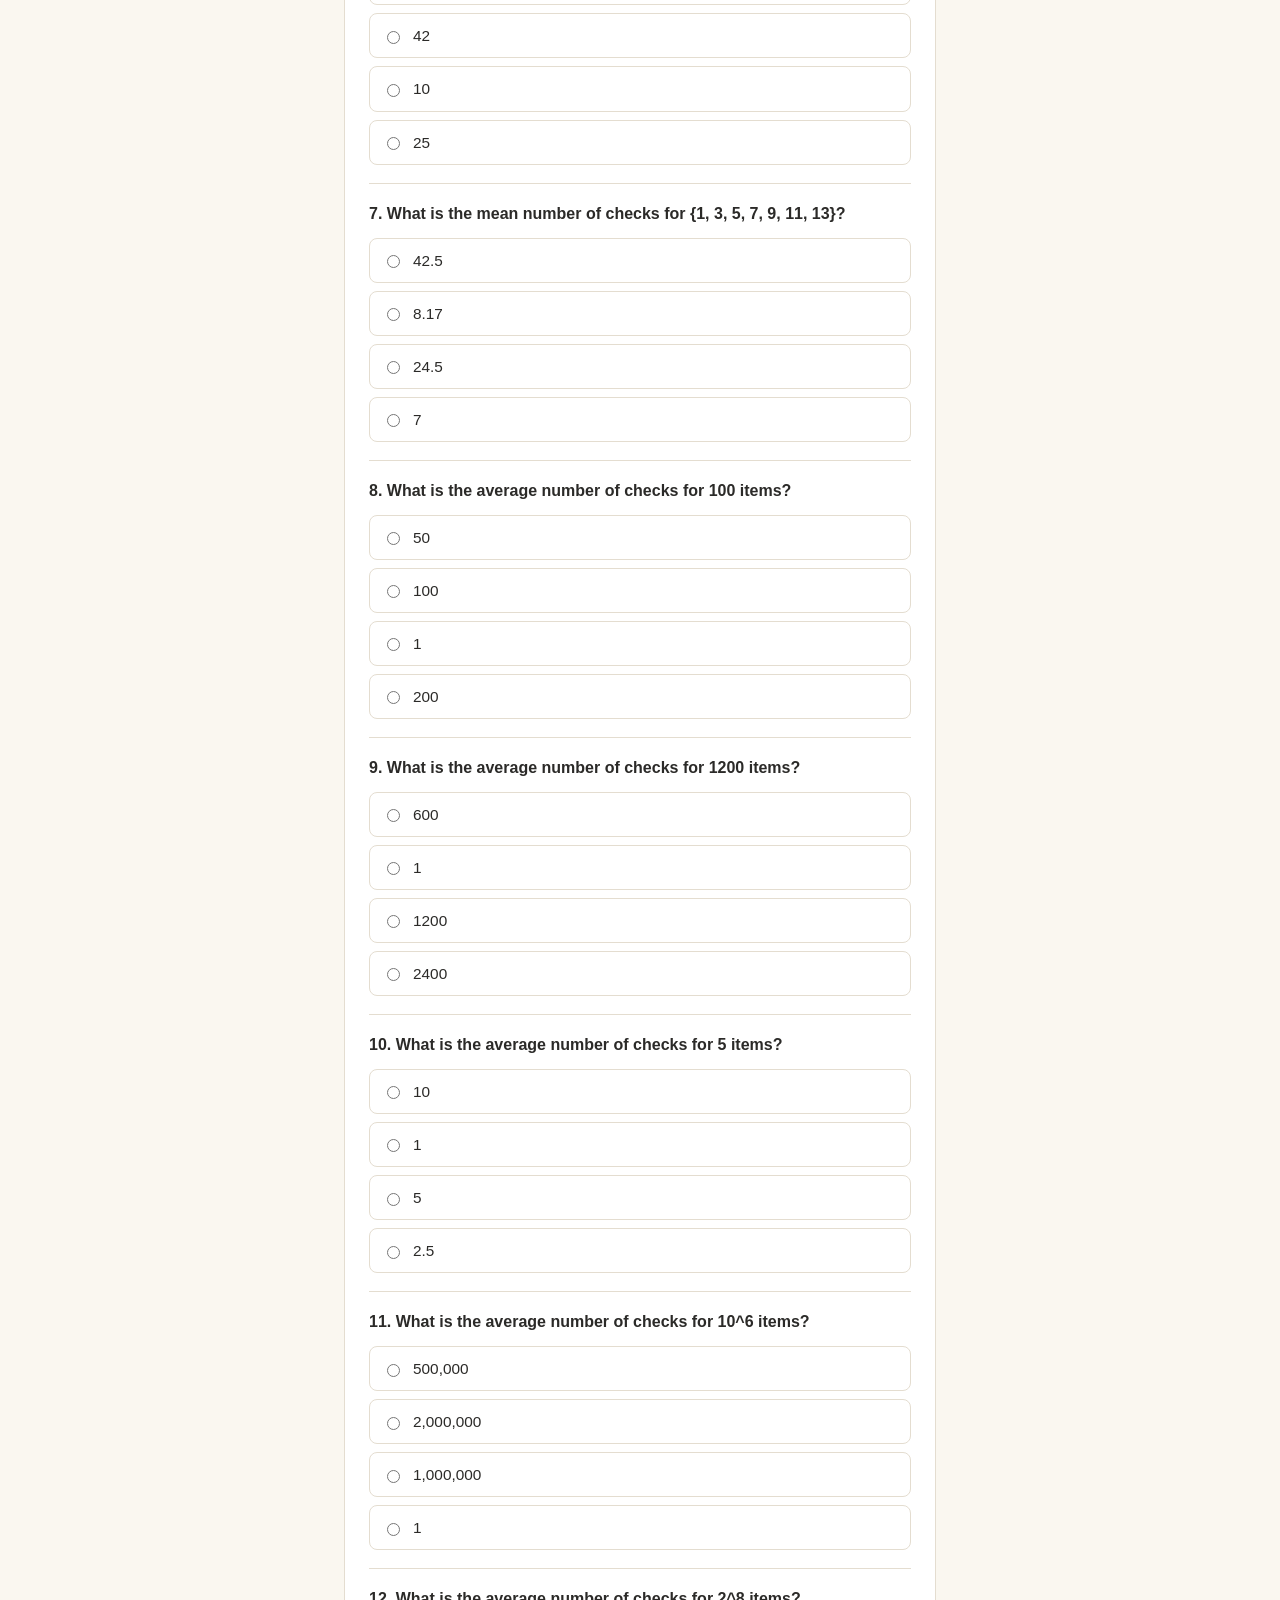
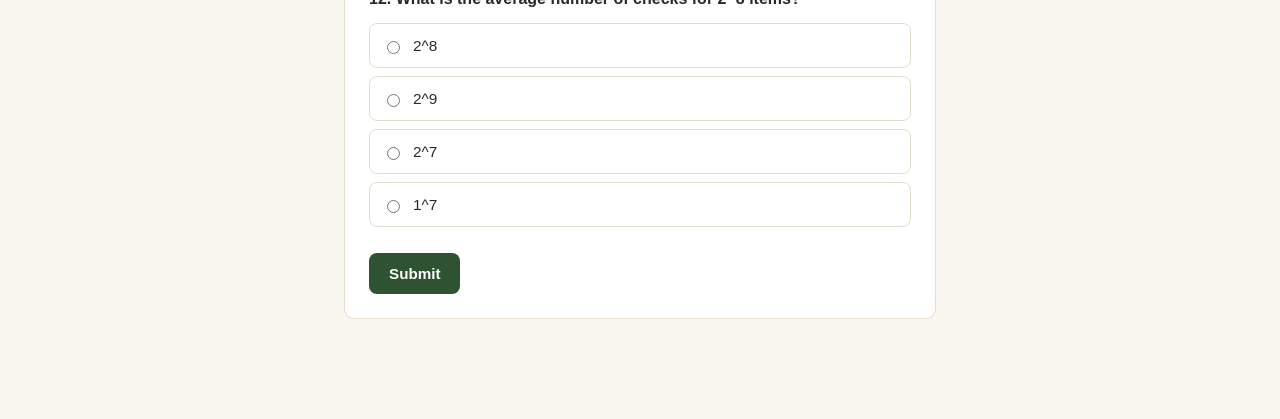
<file: csf-quizzes/mean-and-average-checks.html>
<!DOCTYPE html>
<html lang="en">
<head>
<meta charset="UTF-8">
<meta name="viewport" content="width=device-width, initial-scale=1">
<title>Mean and Average Checks</title>
<link rel="stylesheet" href="../styles.css">
</head>
<body>
<div class="wrap">
<h1>Mean and Average Checks</h1>
<div class="card" id="quizCard">
<form id="quizForm"></form>
<div class="btn-row"><button class="btn-primary" id="submitBtn">Submit</button></div>
</div>
<div class="card timer-panel" id="timerPanel" hidden>
<p>Calculating your results in</p>
<p class="timer-count" id="countdown">2:00</p>
</div>
<div class="card" id="resultsPanel" hidden>
<p class="score-line" id="scoreLine"></p>
<div class="btn-row">
<button class="btn-primary" id="tryAgainBtn">Try again</button>
<button class="btn-quiet" id="clearHistoryBtn">Clear history</button>
</div>
<div id="historyWrap" style="margin-top:16px;"></div>
</div>
</div>
<script>
var QUIZ_META = {"slug":"csf-quizzes-mean-and-average-checks","quizName":"Mean and Average Checks","subject":"","notes":"","scrambleOrder":false,"liveBackend":"none","sheetsUrl":"","firebaseUrl":""};
var QUIZ_DATA = [{"scramble":true,"question":"What is the mean number of checks for {4, 7, 10, 9}?","answer":"7.5","choices":["7.5","10","15","25.5"]},{"scramble":true,"question":"What is the mean number of checks for {2, 6, 8, 12}?","answer":"7","choices":["7","9.33","14","20"]},{"scramble":true,"question":"What is the mean number of checks for {5, 11, 3, 9}?","answer":"7","choices":["7","9.33","14","23.5"]},{"scramble":true,"question":"What is the mean number of checks for {1, 4, 9, 14}?","answer":"7","choices":["7","9.33","14","21"]},{"scramble":true,"question":"What is the mean number of checks for {3, 9, 12}?","answer":"8","choices":["8","12","12","19.5"]},{"scramble":true,"question":"What is the mean number of checks for {2, 8, 10, 14, 16}?","answer":"10","choices":["10","12.5","25","42"]},{"scramble":true,"question":"What is the mean number of checks for {1, 3, 5, 7, 9, 11, 13}?","answer":"7","choices":["7","8.17","24.5","42.5"]},{"scramble":true,"question":"What is the average number of checks for 100 items?","answer":"50","choices":["50","100","1","200"]},{"scramble":true,"question":"What is the average number of checks for 1200 items?","answer":"600","choices":["600","1200","1","2400"]},{"scramble":true,"question":"What is the average number of checks for 5 items?","answer":"2.5","choices":["2.5","5","1","10"]},{"scramble":true,"question":"What is the average number of checks for 10^6 items?","answer":"500,000","choices":["500,000","1,000,000","1","2,000,000"]},{"scramble":true,"question":"What is the average number of checks for 2^8 items?","answer":"2^7","choices":["2^7","1^7","2^9","2^8"]}];
var state = { order: [], submitted: false };
function shuffle(arr){var a=arr.slice();for(var i=a.length-1;i>0;i--){var j=Math.floor(Math.random()*(i+1));var t=a[i];a[i]=a[j];a[j]=t;}return a;}
function buildOrder(){var idx=QUIZ_DATA.map(function(q,i){return i;});return QUIZ_META.scrambleOrder?shuffle(idx):idx;}
function render(){state.order=buildOrder();var form=document.getElementById("quizForm");form.innerHTML="";state.order.forEach(function(qi,n){var q=QUIZ_DATA[qi];var block=document.createElement("div");block.className="question";block.dataset.qi=qi;var qt=document.createElement("p");qt.className="qtext";qt.textContent=(n+1)+". "+q.question;block.appendChild(qt);if(q.choices&&q.choices.length){var list=document.createElement("div");list.className="choice-list";var choices=q.scramble?shuffle(q.choices):q.choices.slice();choices.forEach(function(c){var label=document.createElement("label");label.className="choice";var input=document.createElement("input");input.type="radio";input.name="q"+qi;input.value=c;label.appendChild(input);var span=document.createElement("span");span.textContent=c;label.appendChild(span);list.appendChild(label);});block.appendChild(list);}else{var inp=document.createElement("input");inp.type="text";inp.className="text-input";inp.name="q"+qi;inp.placeholder="Type your answer";block.appendChild(inp);}form.appendChild(block);});}
function grade(){var correct=0;state.order.forEach(function(qi){var q=QUIZ_DATA[qi];var block=document.querySelector('.question[data-qi="'+qi+'"]');var isRight=false;if(q.choices&&q.choices.length){var checked=block.querySelector('input[type="radio"]:checked');var val=checked?checked.value:"";isRight=val.trim().toLowerCase()===q.answer.trim().toLowerCase();block.querySelectorAll(".choice").forEach(function(lbl){var inp=lbl.querySelector("input");inp.disabled=true;if(inp.value.trim().toLowerCase()===q.answer.trim().toLowerCase()){lbl.classList.add("correct");}else if(inp.checked){lbl.classList.add("wrong");}});}else{var field=block.querySelector(".text-input");var v=field.value||"";isRight=v.trim().toLowerCase()===q.answer.trim().toLowerCase();field.disabled=true;field.classList.add(isRight?"correct":"wrong");var note=document.createElement("p");note.className="answer-note";note.textContent="Correct answer: "+q.answer;field.insertAdjacentElement("afterend",note);}if(isRight)correct++;});return{correct:correct,total:state.order.length};}
function fmtTime(s){var m=Math.floor(s/60);var sec=s%60;return m+":"+(sec<10?"0":"")+sec;}
function startTimerThenReveal(result){var timerPanel=document.getElementById("timerPanel");timerPanel.hidden=false;var seconds=window.__QUIZ_DEBUG_SECONDS__||120;var countEl=document.getElementById("countdown");countEl.textContent=fmtTime(seconds);var iv=setInterval(function(){seconds--;countEl.textContent=fmtTime(seconds);if(seconds<=0){clearInterval(iv);timerPanel.hidden=true;reveal(result);}},1000);}
function historyKey(){return "quizHistory_"+QUIZ_META.slug;}
function loadHistory(){try{return JSON.parse(localStorage.getItem(historyKey())||"[]");}catch(e){return [];}}
function saveAttempt(result){var hist=loadHistory();hist.push({date:new Date().toLocaleString(),score:result.correct,total:result.total});localStorage.setItem(historyKey(),JSON.stringify(hist));return hist;}
function renderHistory(hist){var wrap=document.getElementById("historyWrap");if(!hist.length){wrap.innerHTML='<p class="answer-note">No previous attempts yet.</p>';return;}var rows=hist.slice().reverse().map(function(h){return "<tr><td>"+h.date+"</td><td>"+h.score+" / "+h.total+"</td></tr>";}).join("");wrap.innerHTML='<table class="history"><thead><tr><th>When</th><th>Score</th></tr></thead><tbody>'+rows+"</tbody></table>";}
function sendLiveResult(result){if(QUIZ_META.liveBackend==="none")return;var classEl=document.getElementById("liveClassCode");var studentEl=document.getElementById("liveStudentCode");if(!classEl||!studentEl)return;var classCode=classEl.value.trim();var studentCode=studentEl.value.trim();if(!classCode||!studentCode)return;localStorage.setItem("liveClassCode",classCode);localStorage.setItem("liveStudentCode",studentCode);var payload={classCode:classCode,studentCode:studentCode,quizName:QUIZ_META.quizName,quizSlug:QUIZ_META.slug,score:result.correct,total:result.total,percent:Math.round((result.correct/result.total)*100),timestamp:new Date().toISOString()};try{if(QUIZ_META.liveBackend==="sheets"&&QUIZ_META.sheetsUrl){fetch(QUIZ_META.sheetsUrl,{method:"POST",mode:"no-cors",headers:{"Content-Type":"text/plain"},body:JSON.stringify(payload)});}else if(QUIZ_META.liveBackend==="firebase"&&QUIZ_META.firebaseUrl){var key=studentCode.replace(/[.#$\[\]\/]/g,"_")+"_"+Date.now();fetch(QUIZ_META.firebaseUrl.replace(/\/$/,"")+"/results/"+encodeURIComponent(classCode)+"/"+key+".json",{method:"PUT",headers:{"Content-Type":"application/json"},body:JSON.stringify(payload)});}}catch(e){}}
function reveal(result){var hist=saveAttempt(result);sendLiveResult(result);var panel=document.getElementById("resultsPanel");panel.hidden=false;var pct=Math.round((result.correct/result.total)*100);var line=document.getElementById("scoreLine");line.textContent="Score: "+result.correct+" / "+result.total+" ("+pct+"%)";line.className="score-line "+(pct>=70?"pass":"fail");renderHistory(hist);}
document.getElementById("submitBtn").addEventListener("click",function(e){e.preventDefault();if(state.submitted)return;state.submitted=true;document.getElementById("submitBtn").disabled=true;var result=grade();startTimerThenReveal(result);});
document.getElementById("tryAgainBtn").addEventListener("click",function(){state.submitted=false;document.getElementById("submitBtn").disabled=false;document.getElementById("resultsPanel").hidden=true;render();});
document.getElementById("clearHistoryBtn").addEventListener("click",function(){if(confirm("Clear all saved history for this quiz? This cannot be undone.")){localStorage.removeItem(historyKey());renderHistory([]);}});
var liveClassEl=document.getElementById("liveClassCode"),liveStudentEl=document.getElementById("liveStudentCode");if(liveClassEl){liveClassEl.value=localStorage.getItem("liveClassCode")||"";liveClassEl.addEventListener("input",function(){localStorage.setItem("liveClassCode",liveClassEl.value.trim());});}if(liveStudentEl){liveStudentEl.value=localStorage.getItem("liveStudentCode")||"";liveStudentEl.addEventListener("input",function(){localStorage.setItem("liveStudentCode",liveStudentEl.value.trim());});}
render();renderHistory(loadHistory());
</script>
</body>
</html>
</file>
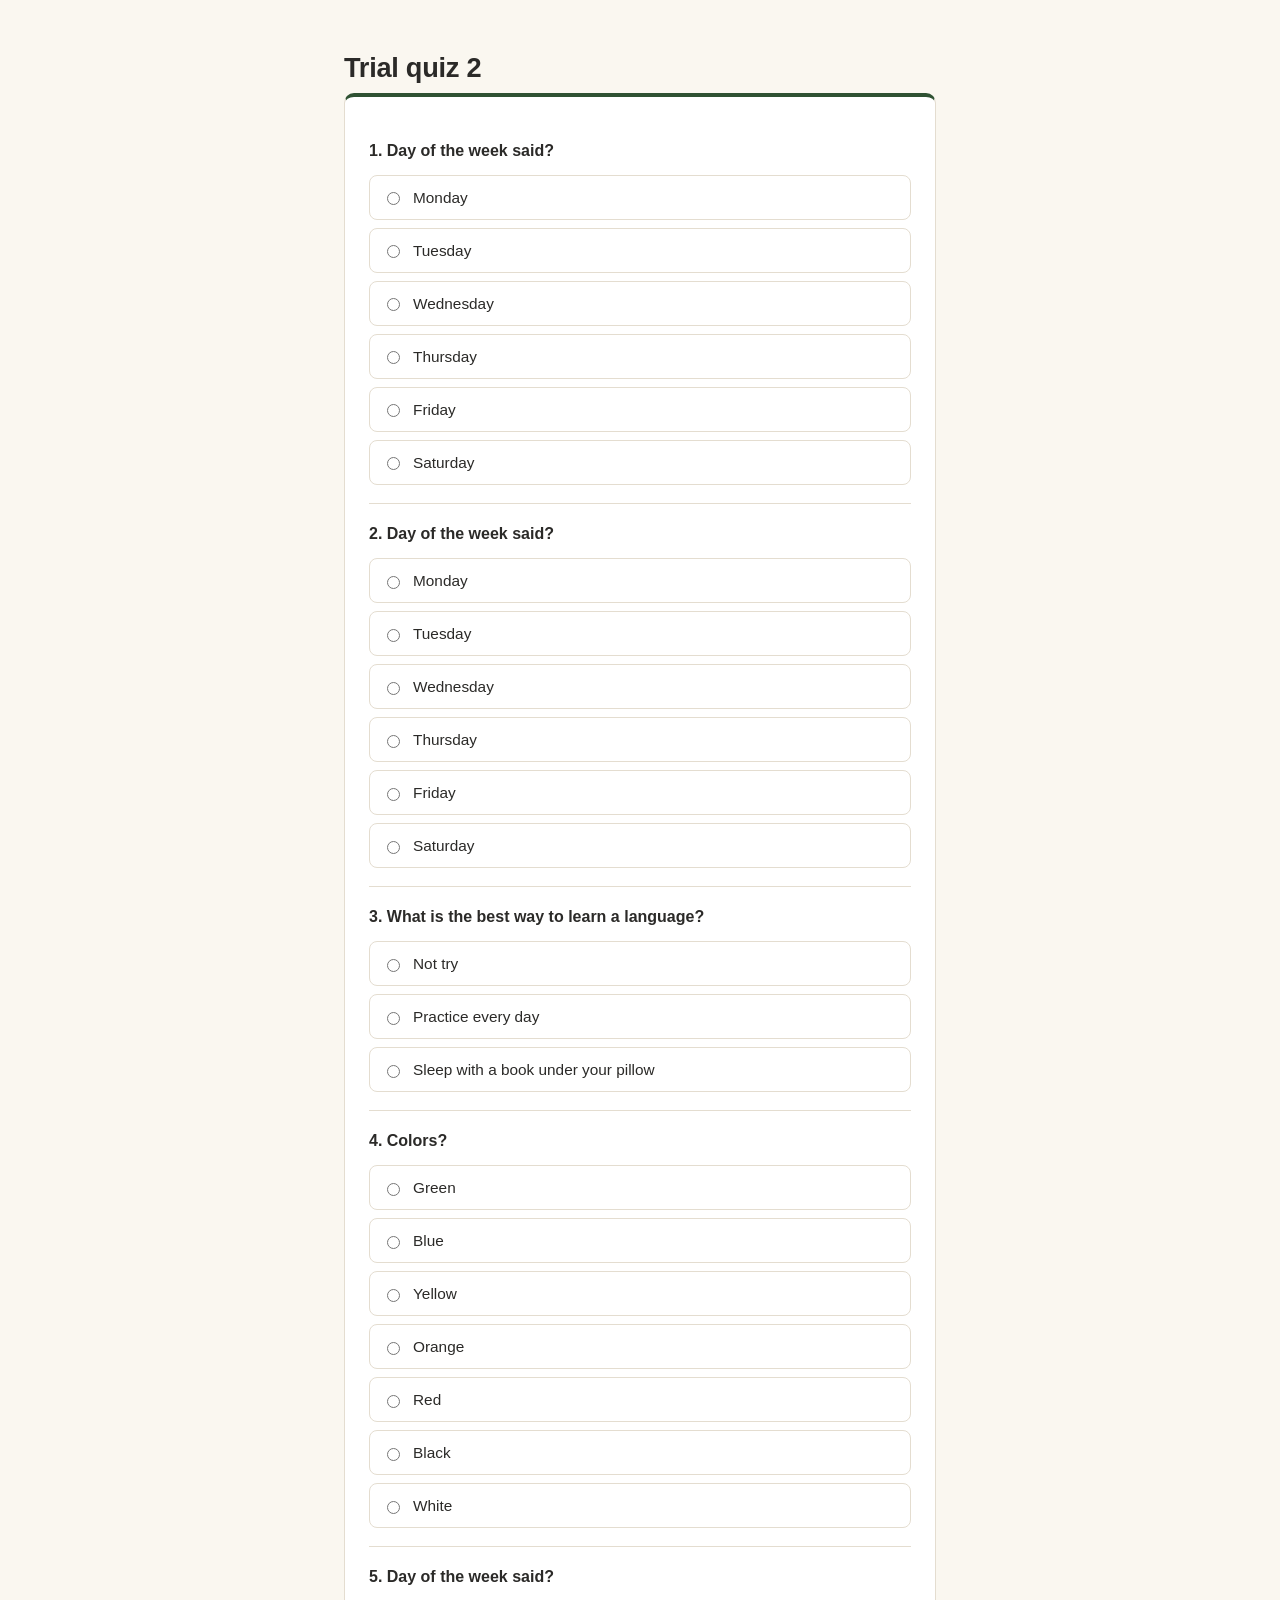
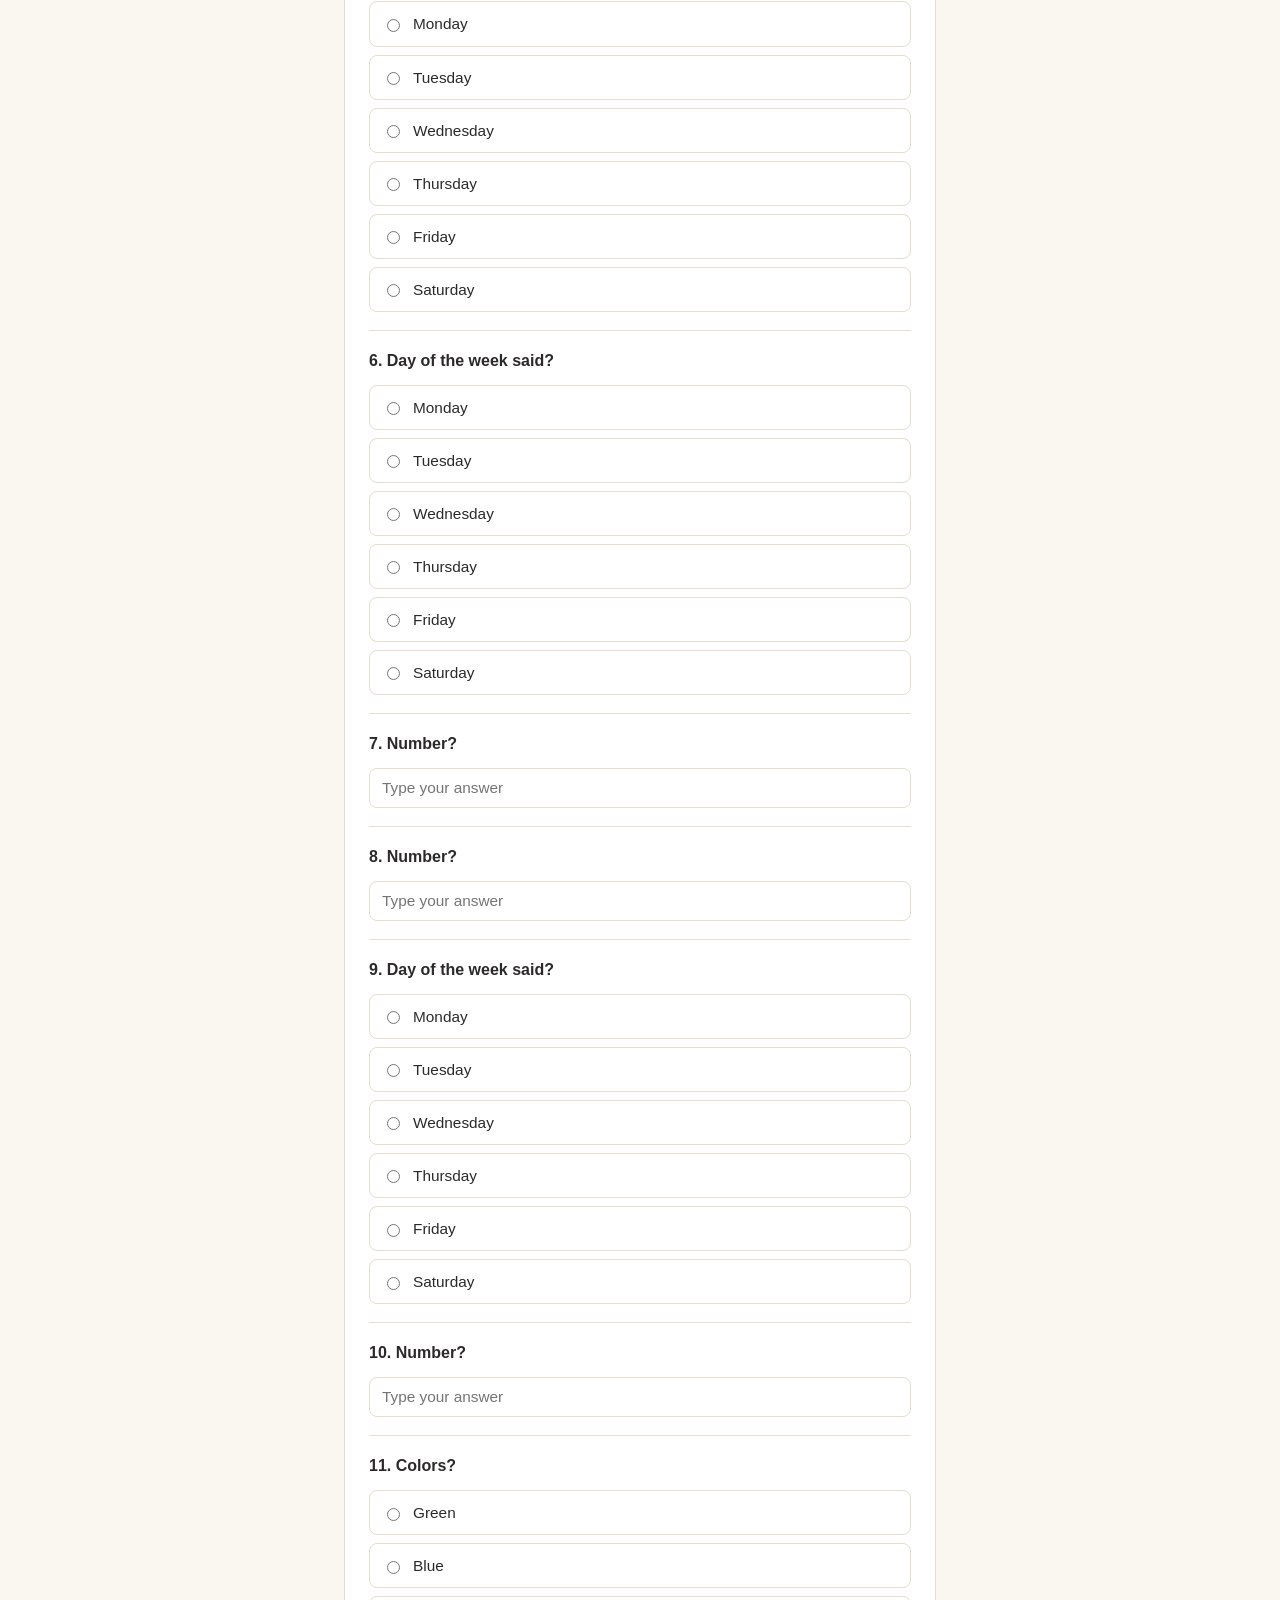
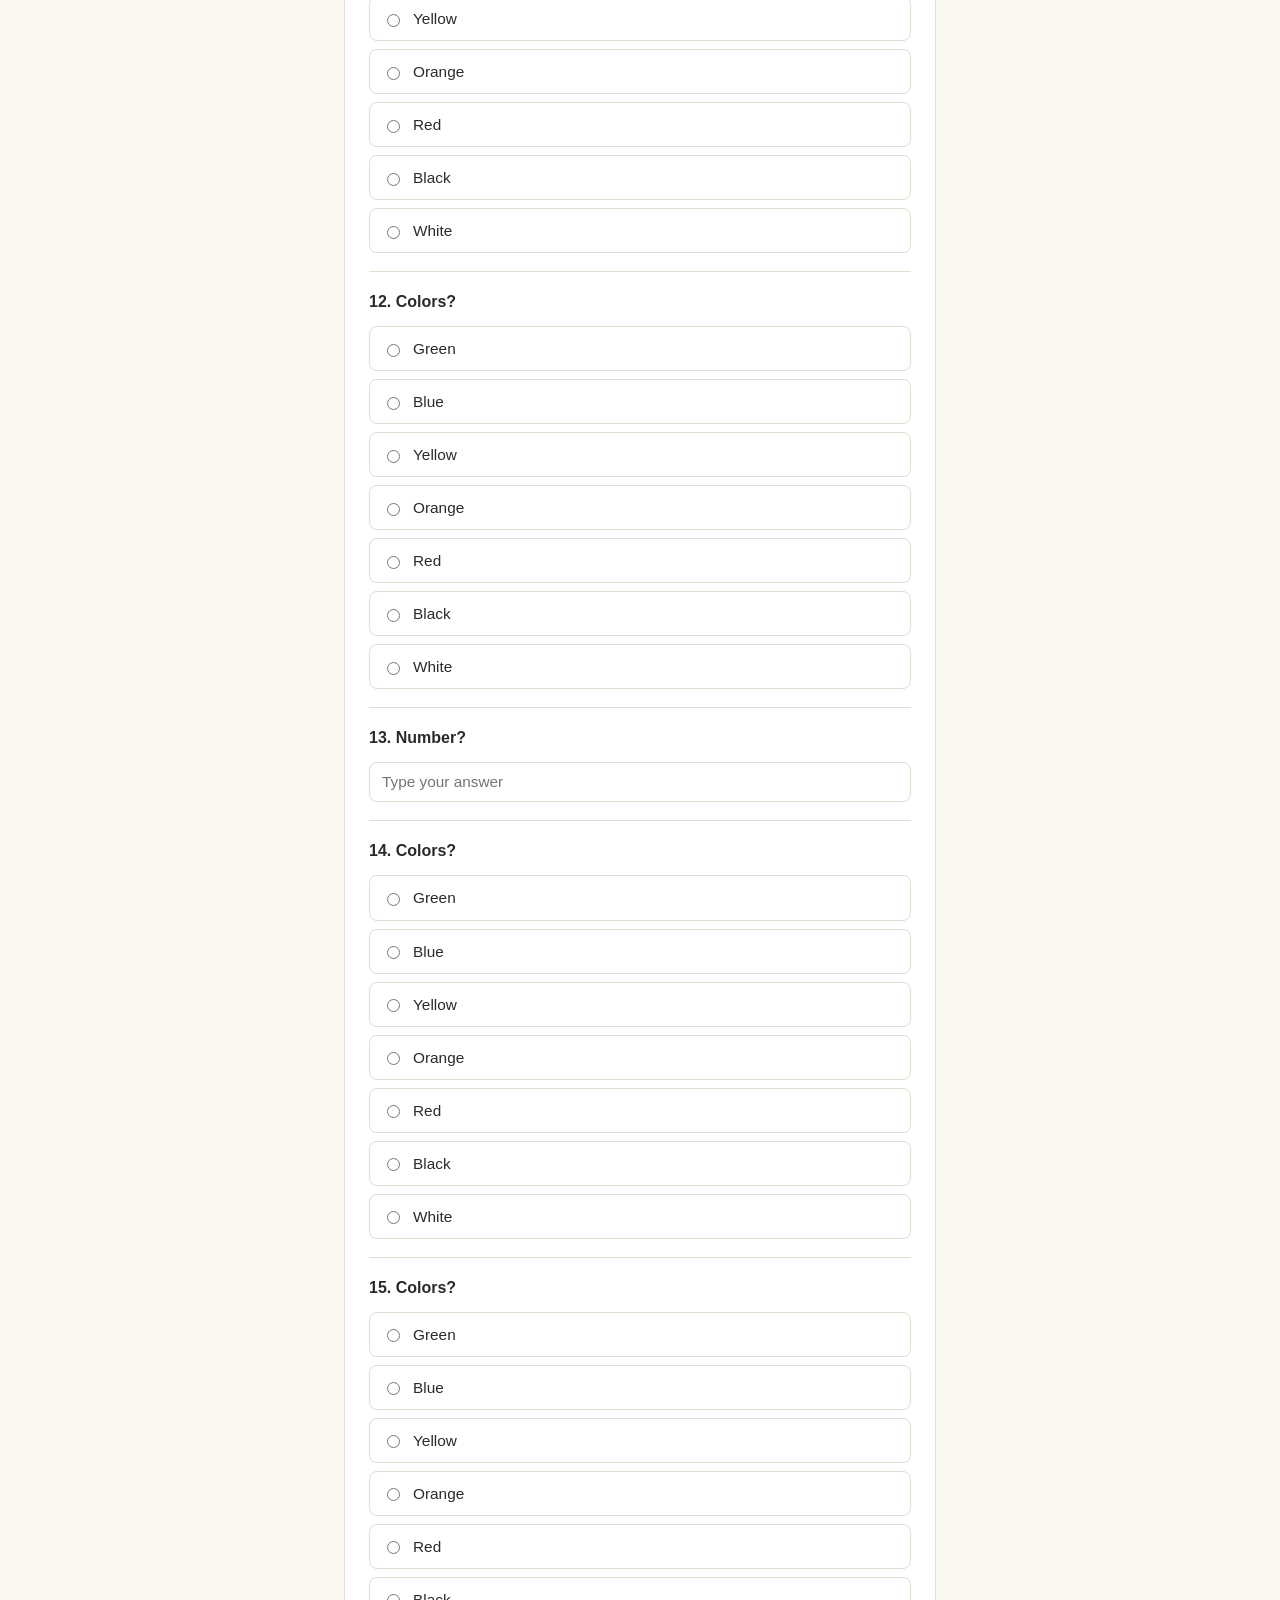
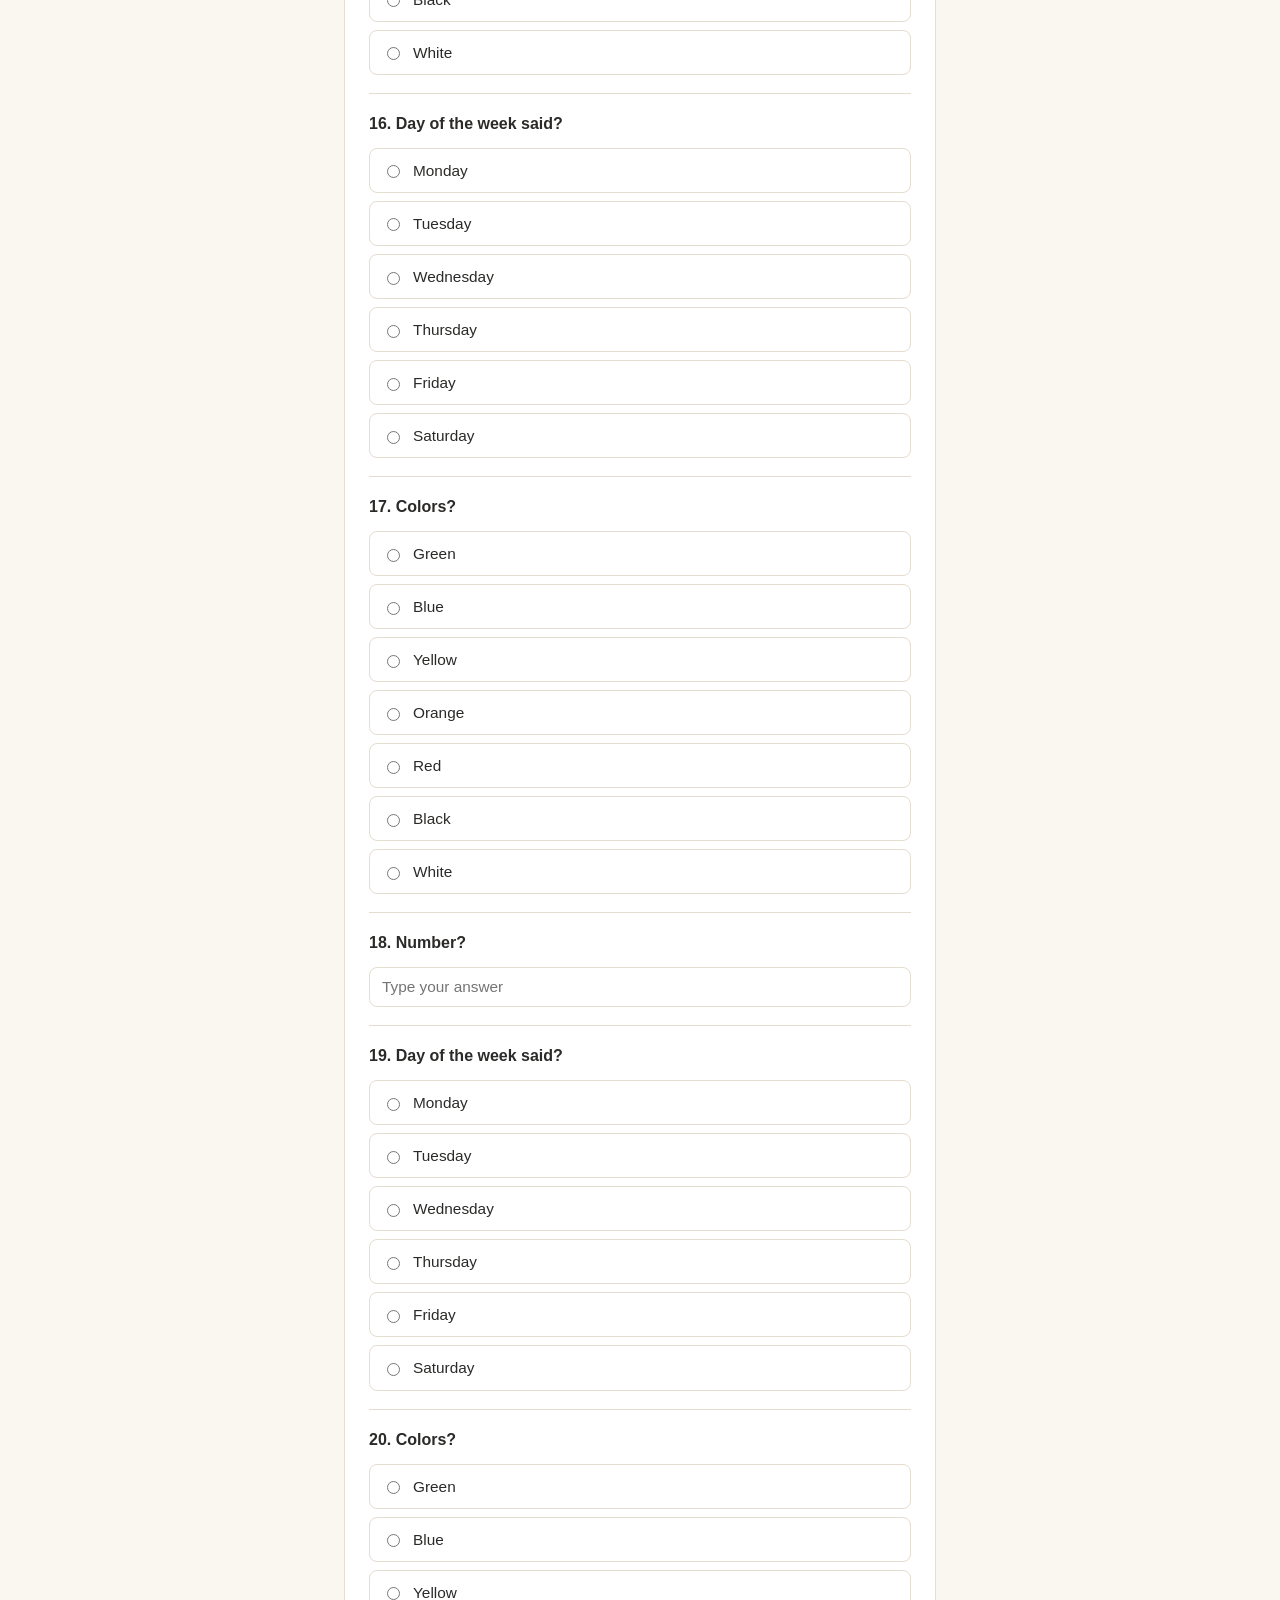
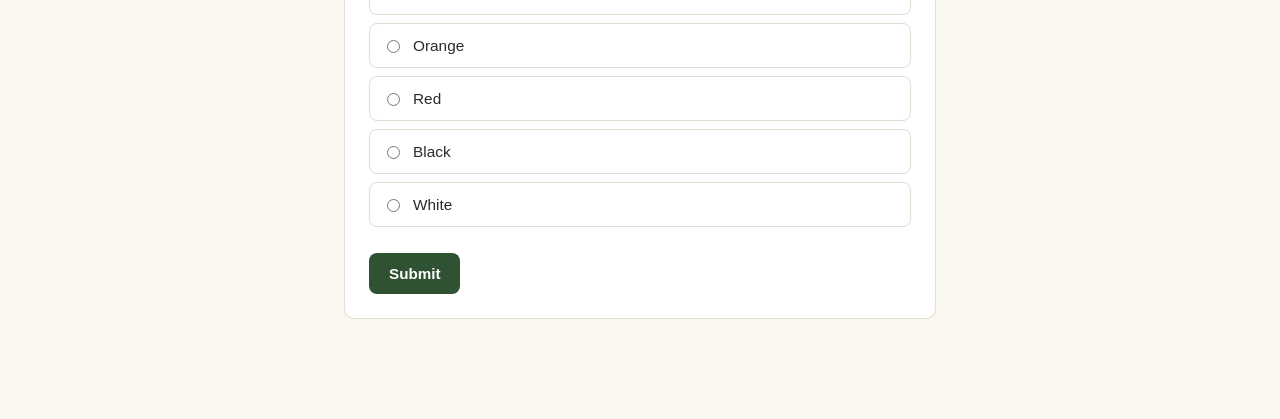
<file: trial-quizzes/trial-quiz-2.html>
<!DOCTYPE html>
<html lang="en">
<head>
<meta charset="UTF-8">
<meta name="viewport" content="width=device-width, initial-scale=1">
<title>Trial quiz 2</title>
<link rel="stylesheet" href="../styles.css">
</head>
<body>
<div class="wrap">
<h1>Trial quiz 2</h1>
<div class="card" id="quizCard">
<form id="quizForm"></form>
<div class="btn-row"><button class="btn-primary" id="submitBtn">Submit</button></div>
</div>
<div class="card timer-panel" id="timerPanel" hidden>
<p>Calculating your results in</p>
<p class="timer-count" id="countdown">2:00</p>
</div>
<div class="card" id="resultsPanel" hidden>
<p class="score-line" id="scoreLine"></p>
<div class="btn-row">
<button class="btn-primary" id="tryAgainBtn">Try again</button>
<button class="btn-quiet" id="clearHistoryBtn">Clear history</button>
</div>
<div id="historyWrap" style="margin-top:16px;"></div>
</div>
</div>
<script>
var QUIZ_META = {"slug":"trial-quizzes-trial-quiz-2","quizName":"Trial quiz 2","subject":"","notes":"","scrambleOrder":true};
var QUIZ_DATA = [{"scramble":false,"question":"Day of the week said?","answer":"Monday","choices":["Monday","Tuesday","Wednesday","Thursday","Friday","Saturday"]},{"scramble":false,"question":"Day of the week said?","answer":"Wednesday","choices":["Monday","Tuesday","Wednesday","Thursday","Friday","Saturday"]},{"scramble":false,"question":"Day of the week said?","answer":"Sunday","choices":["Monday","Tuesday","Wednesday","Thursday","Friday","Saturday"]},{"scramble":false,"question":"Day of the week said?","answer":"Friday","choices":["Monday","Tuesday","Wednesday","Thursday","Friday","Saturday"]},{"scramble":false,"question":"Day of the week said?","answer":"Tuesday","choices":["Monday","Tuesday","Wednesday","Thursday","Friday","Saturday"]},{"scramble":false,"question":"Day of the week said?","answer":"Saturday","choices":["Monday","Tuesday","Wednesday","Thursday","Friday","Saturday"]},{"scramble":false,"question":"Day of the week said?","answer":"Thursday","choices":["Monday","Tuesday","Wednesday","Thursday","Friday","Saturday"]},{"scramble":false,"question":"Colors?","answer":"Green","choices":["Green","Blue","Yellow","Orange","Red","Black","White"]},{"scramble":false,"question":"Colors?","answer":"Blue","choices":["Green","Blue","Yellow","Orange","Red","Black","White"]},{"scramble":false,"question":"Colors?","answer":"White","choices":["Green","Blue","Yellow","Orange","Red","Black","White"]},{"scramble":false,"question":"Colors?","answer":"Red","choices":["Green","Blue","Yellow","Orange","Red","Black","White"]},{"scramble":false,"question":"Colors?","answer":"Orange","choices":["Green","Blue","Yellow","Orange","Red","Black","White"]},{"scramble":false,"question":"Colors?","answer":"Black","choices":["Green","Blue","Yellow","Orange","Red","Black","White"]},{"scramble":false,"question":"Colors?","answer":"Yellow","choices":["Green","Blue","Yellow","Orange","Red","Black","White"]},{"scramble":false,"question":"Number?","answer":"15","choices":[]},{"scramble":false,"question":"Number?","answer":"17","choices":[]},{"scramble":false,"question":"Number?","answer":"20","choices":[]},{"scramble":false,"question":"Number?","answer":"4","choices":[]},{"scramble":false,"question":"Number?","answer":"2","choices":[]},{"scramble":true,"question":"What is the best way to learn a language?","answer":"Practice every day","choices":["Practice every day","Not try","Sleep with a book under your pillow"]}];
var state = { order: [], submitted: false };
function shuffle(arr){var a=arr.slice();for(var i=a.length-1;i>0;i--){var j=Math.floor(Math.random()*(i+1));var t=a[i];a[i]=a[j];a[j]=t;}return a;}
function buildOrder(){var idx=QUIZ_DATA.map(function(q,i){return i;});return QUIZ_META.scrambleOrder?shuffle(idx):idx;}
function render(){state.order=buildOrder();var form=document.getElementById("quizForm");form.innerHTML="";state.order.forEach(function(qi,n){var q=QUIZ_DATA[qi];var block=document.createElement("div");block.className="question";block.dataset.qi=qi;var qt=document.createElement("p");qt.className="qtext";qt.textContent=(n+1)+". "+q.question;block.appendChild(qt);if(q.choices&&q.choices.length){var list=document.createElement("div");list.className="choice-list";var choices=q.scramble?shuffle(q.choices):q.choices.slice();choices.forEach(function(c){var label=document.createElement("label");label.className="choice";var input=document.createElement("input");input.type="radio";input.name="q"+qi;input.value=c;label.appendChild(input);var span=document.createElement("span");span.textContent=c;label.appendChild(span);list.appendChild(label);});block.appendChild(list);}else{var inp=document.createElement("input");inp.type="text";inp.className="text-input";inp.name="q"+qi;inp.placeholder="Type your answer";block.appendChild(inp);}form.appendChild(block);});}
function grade(){var correct=0;state.order.forEach(function(qi){var q=QUIZ_DATA[qi];var block=document.querySelector('.question[data-qi="'+qi+'"]');var isRight=false;if(q.choices&&q.choices.length){var checked=block.querySelector('input[type="radio"]:checked');var val=checked?checked.value:"";isRight=val.trim().toLowerCase()===q.answer.trim().toLowerCase();block.querySelectorAll(".choice").forEach(function(lbl){var inp=lbl.querySelector("input");inp.disabled=true;if(inp.value.trim().toLowerCase()===q.answer.trim().toLowerCase()){lbl.classList.add("correct");}else if(inp.checked){lbl.classList.add("wrong");}});}else{var field=block.querySelector(".text-input");var v=field.value||"";isRight=v.trim().toLowerCase()===q.answer.trim().toLowerCase();field.disabled=true;field.classList.add(isRight?"correct":"wrong");var note=document.createElement("p");note.className="answer-note";note.textContent="Correct answer: "+q.answer;field.insertAdjacentElement("afterend",note);}if(isRight)correct++;});return{correct:correct,total:state.order.length};}
function fmtTime(s){var m=Math.floor(s/60);var sec=s%60;return m+":"+(sec<10?"0":"")+sec;}
function startTimerThenReveal(result){var timerPanel=document.getElementById("timerPanel");timerPanel.hidden=false;var seconds=window.__QUIZ_DEBUG_SECONDS__||120;var countEl=document.getElementById("countdown");countEl.textContent=fmtTime(seconds);var iv=setInterval(function(){seconds--;countEl.textContent=fmtTime(seconds);if(seconds<=0){clearInterval(iv);timerPanel.hidden=true;reveal(result);}},1000);}
function historyKey(){return "quizHistory_"+QUIZ_META.slug;}
function loadHistory(){try{return JSON.parse(localStorage.getItem(historyKey())||"[]");}catch(e){return [];}}
function saveAttempt(result){var hist=loadHistory();hist.push({date:new Date().toLocaleString(),score:result.correct,total:result.total});localStorage.setItem(historyKey(),JSON.stringify(hist));return hist;}
function renderHistory(hist){var wrap=document.getElementById("historyWrap");if(!hist.length){wrap.innerHTML='<p class="answer-note">No previous attempts yet.</p>';return;}var rows=hist.slice().reverse().map(function(h){return "<tr><td>"+h.date+"</td><td>"+h.score+" / "+h.total+"</td></tr>";}).join("");wrap.innerHTML='<table class="history"><thead><tr><th>When</th><th>Score</th></tr></thead><tbody>'+rows+"</tbody></table>";}
function reveal(result){var hist=saveAttempt(result);var panel=document.getElementById("resultsPanel");panel.hidden=false;var pct=Math.round((result.correct/result.total)*100);var line=document.getElementById("scoreLine");line.textContent="Score: "+result.correct+" / "+result.total+" ("+pct+"%)";line.className="score-line "+(pct>=70?"pass":"fail");renderHistory(hist);}
document.getElementById("submitBtn").addEventListener("click",function(e){e.preventDefault();if(state.submitted)return;state.submitted=true;document.getElementById("submitBtn").disabled=true;var result=grade();startTimerThenReveal(result);});
document.getElementById("tryAgainBtn").addEventListener("click",function(){state.submitted=false;document.getElementById("submitBtn").disabled=false;document.getElementById("resultsPanel").hidden=true;render();});
document.getElementById("clearHistoryBtn").addEventListener("click",function(){if(confirm("Clear all saved history for this quiz? This cannot be undone.")){localStorage.removeItem(historyKey());renderHistory([]);}});
render();renderHistory(loadHistory());
</script>
</body>
</html>
</file>
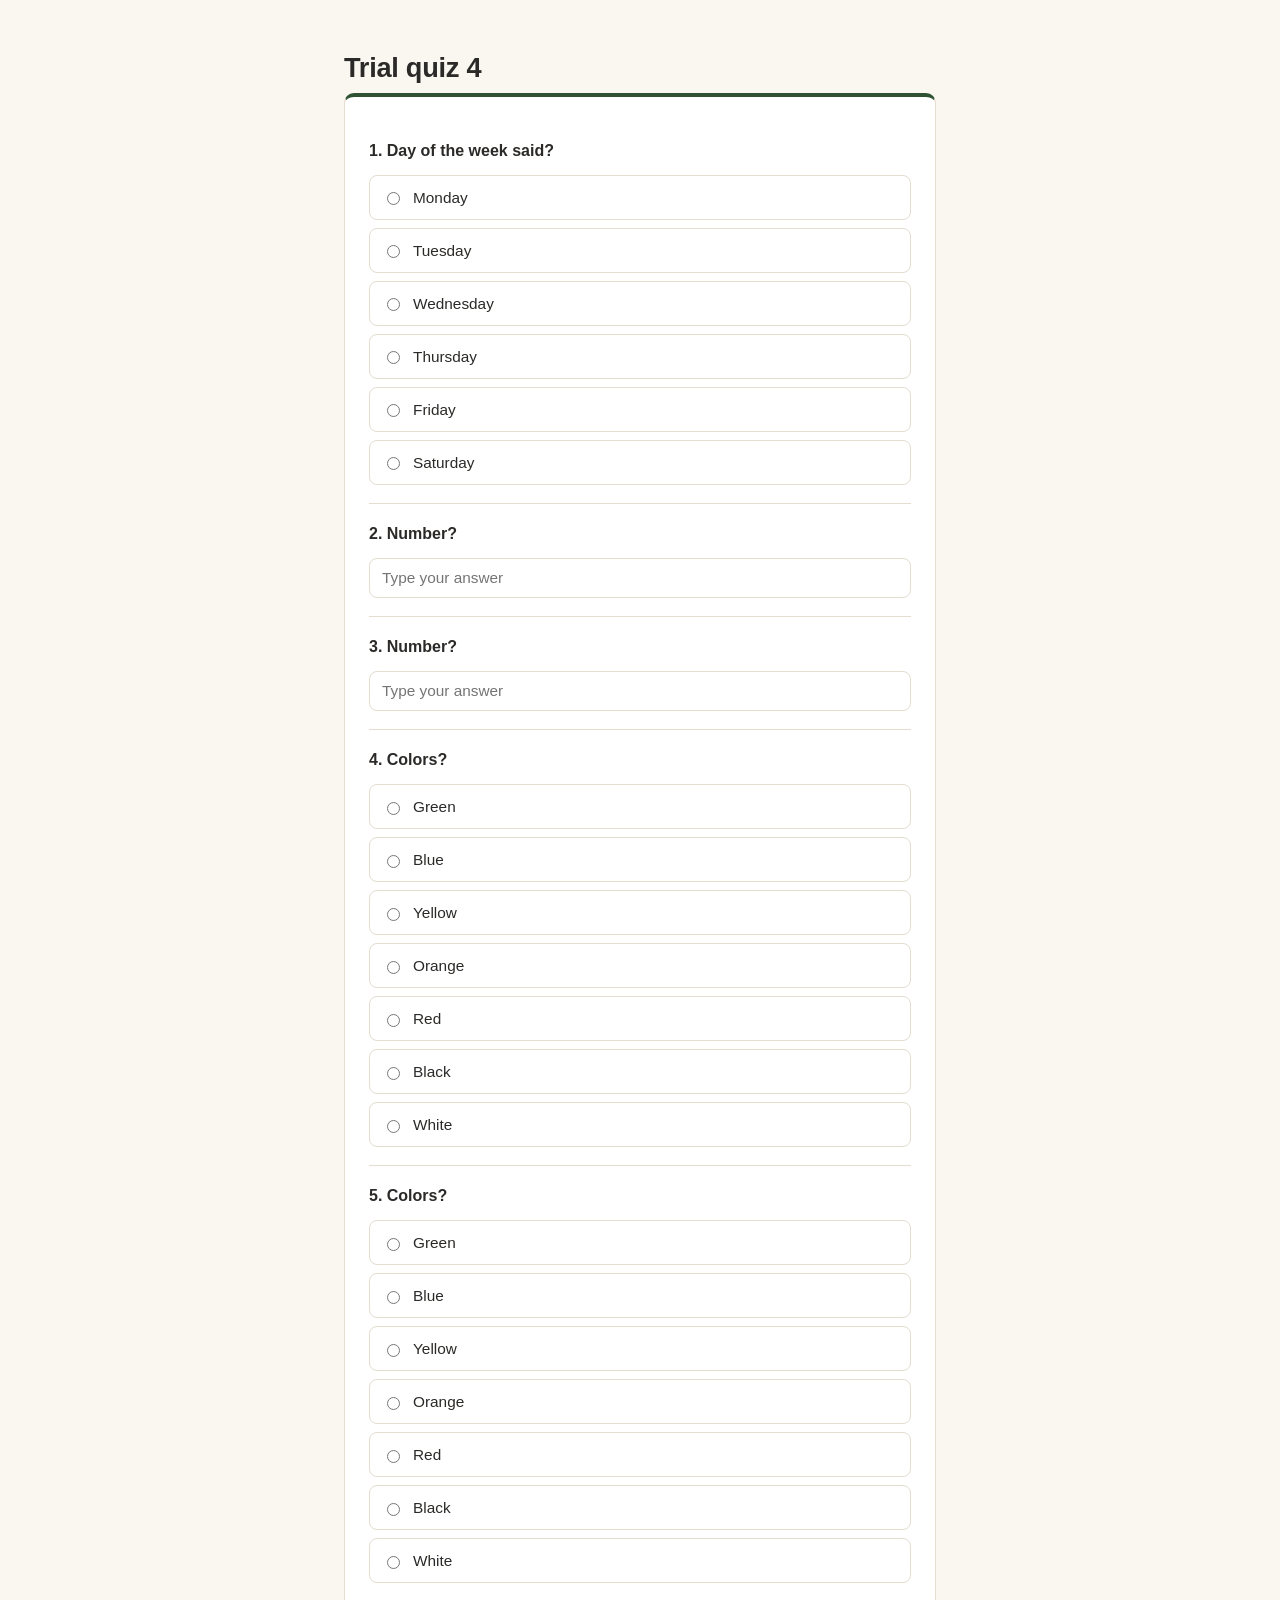
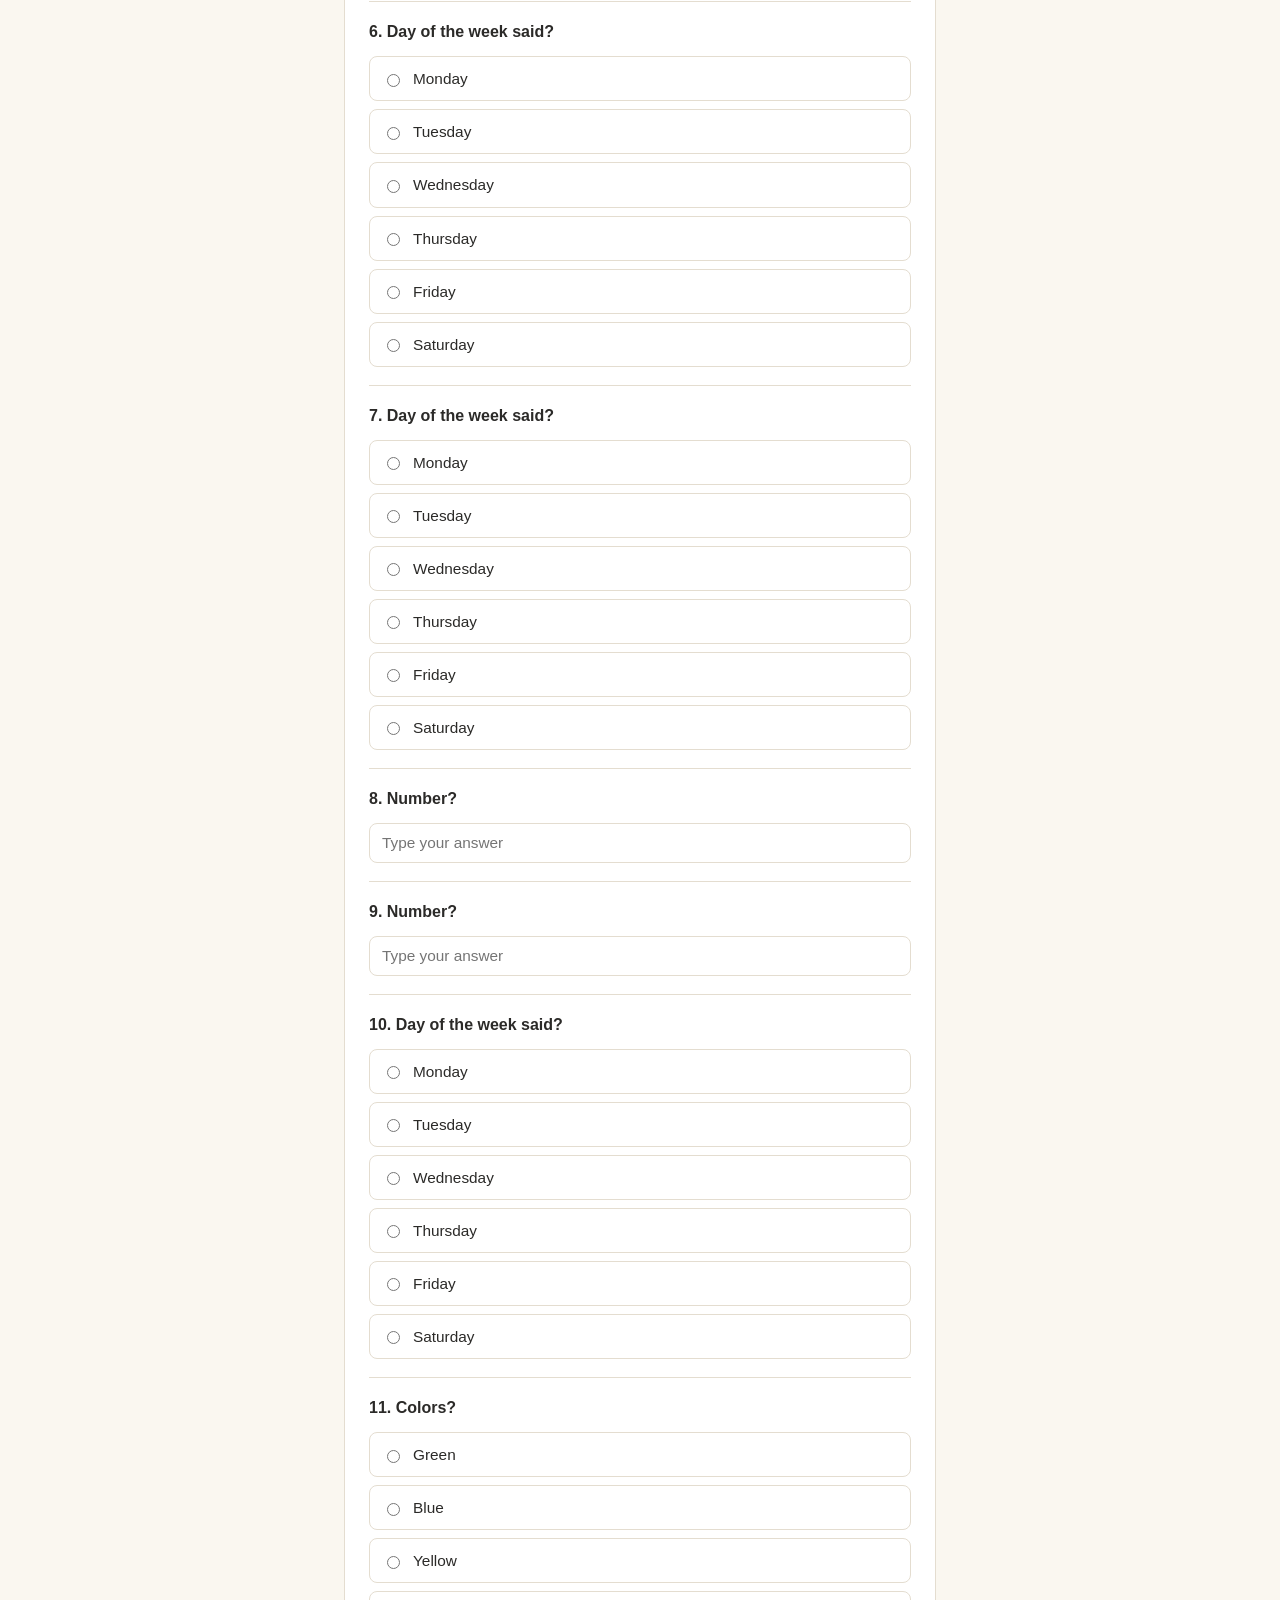
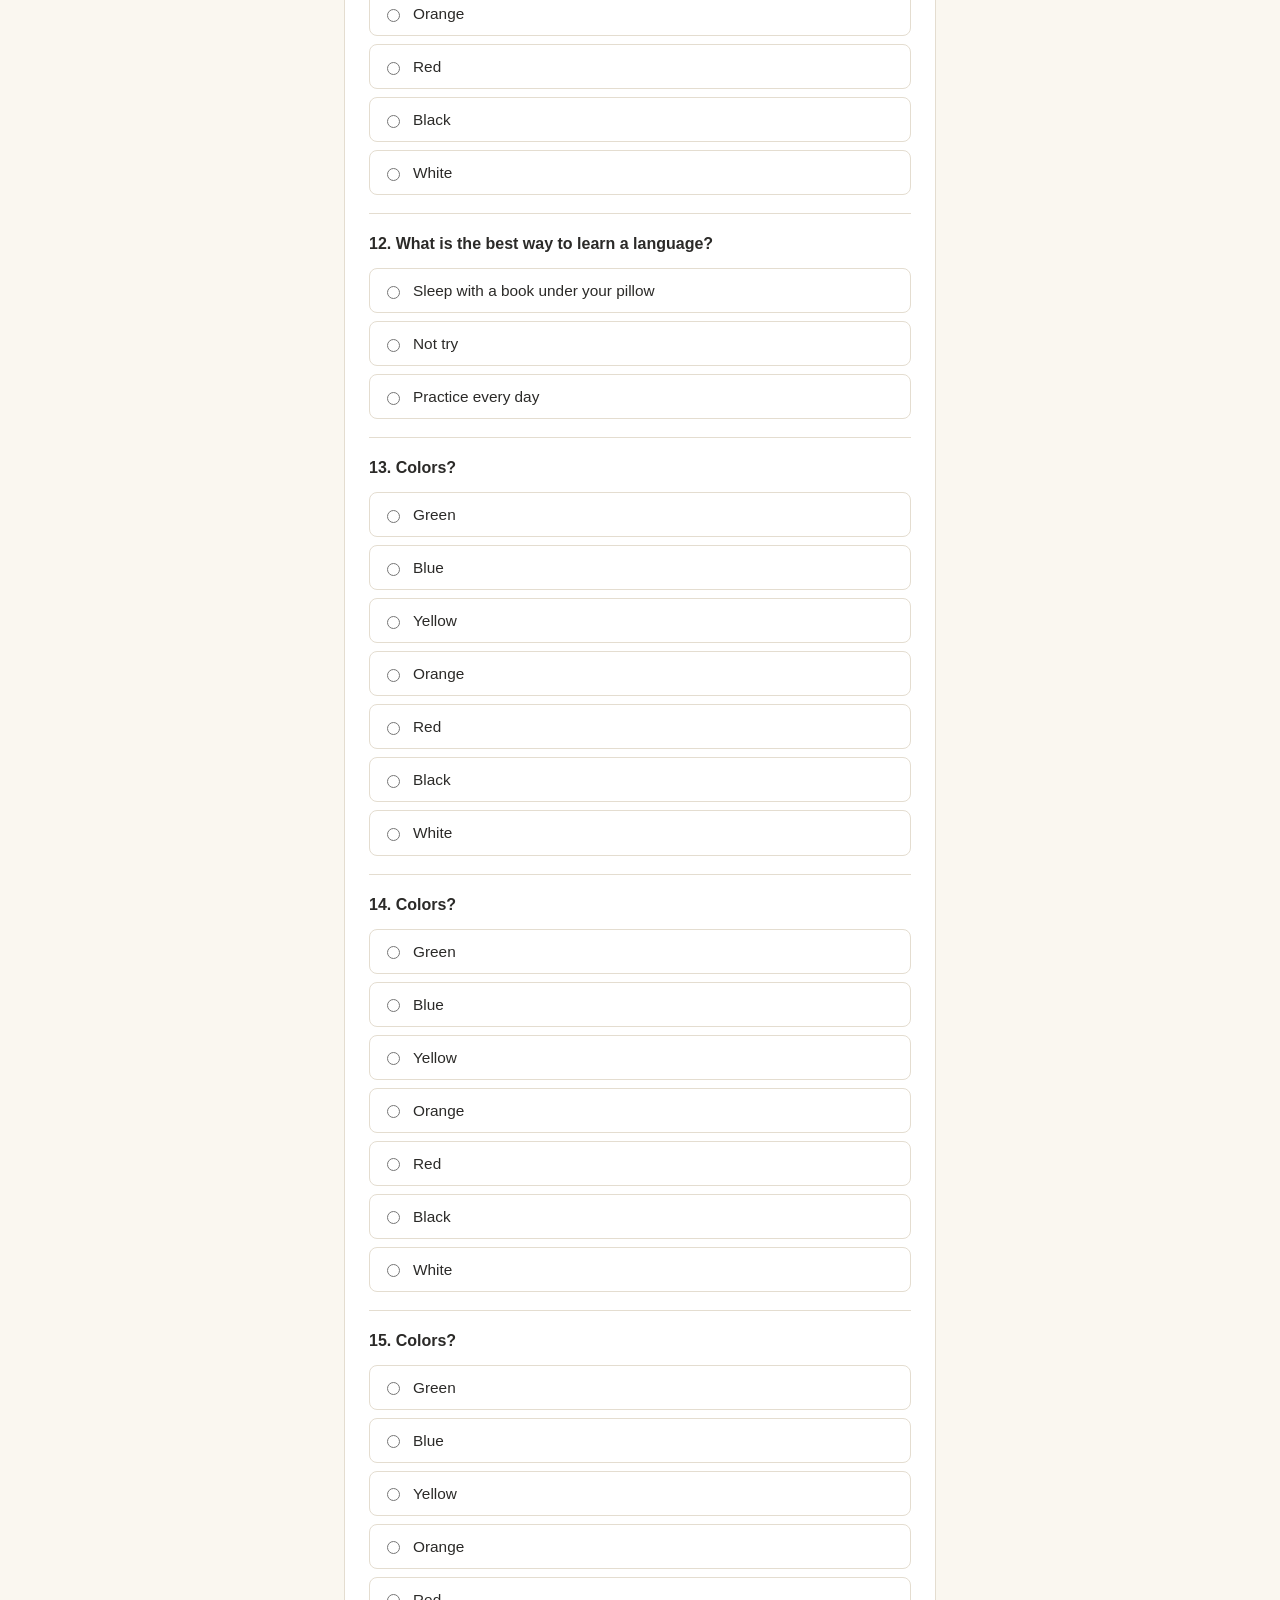
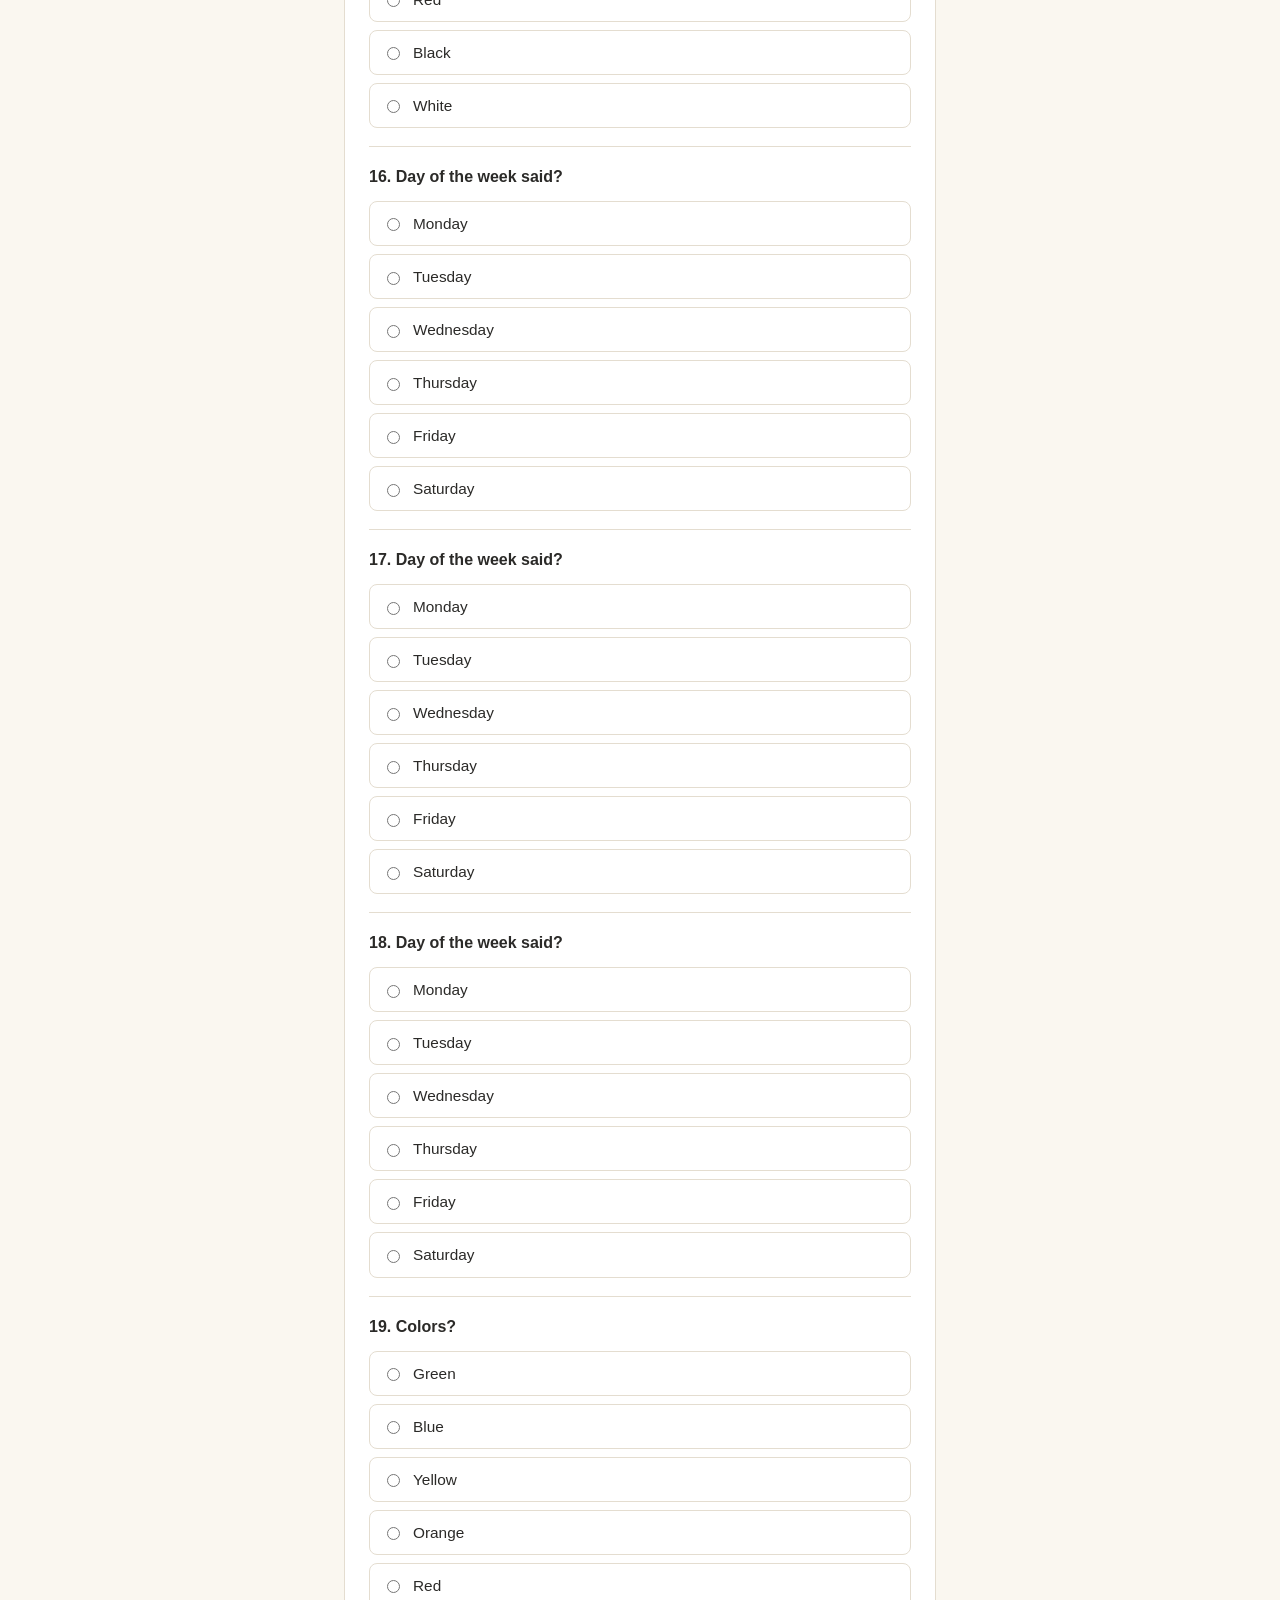
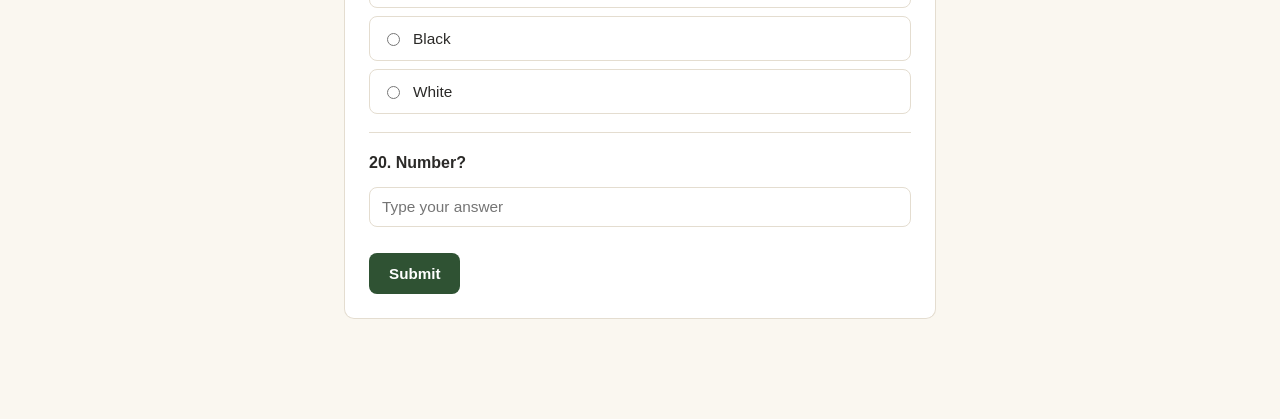
<file: trial-quizzes/trial-quiz-4.html>
<!DOCTYPE html>
<html lang="en">
<head>
<meta charset="UTF-8">
<meta name="viewport" content="width=device-width, initial-scale=1">
<title>Trial quiz 4</title>
<link rel="stylesheet" href="../styles.css">
</head>
<body>
<div class="wrap">
<h1>Trial quiz 4</h1>
<div class="card" id="quizCard">
<form id="quizForm"></form>
<div class="btn-row"><button class="btn-primary" id="submitBtn">Submit</button></div>
</div>
<div class="card timer-panel" id="timerPanel" hidden>
<p>Calculating your results in</p>
<p class="timer-count" id="countdown">2:00</p>
</div>
<div class="card" id="resultsPanel" hidden>
<p class="score-line" id="scoreLine"></p>
<div class="btn-row">
<button class="btn-primary" id="tryAgainBtn">Try again</button>
<button class="btn-quiet" id="clearHistoryBtn">Clear history</button>
</div>
<div id="historyWrap" style="margin-top:16px;"></div>
</div>
</div>
<script>
var QUIZ_META = {"slug":"trial-quizzes-trial-quiz-4","quizName":"Trial quiz 4","subject":"","notes":"","scrambleOrder":true};
var QUIZ_DATA = [{"scramble":false,"question":"Day of the week said?","answer":"Monday","choices":["Monday","Tuesday","Wednesday","Thursday","Friday","Saturday"]},{"scramble":false,"question":"Day of the week said?","answer":"Wednesday","choices":["Monday","Tuesday","Wednesday","Thursday","Friday","Saturday"]},{"scramble":false,"question":"Day of the week said?","answer":"Sunday","choices":["Monday","Tuesday","Wednesday","Thursday","Friday","Saturday"]},{"scramble":false,"question":"Day of the week said?","answer":"Friday","choices":["Monday","Tuesday","Wednesday","Thursday","Friday","Saturday"]},{"scramble":false,"question":"Day of the week said?","answer":"Tuesday","choices":["Monday","Tuesday","Wednesday","Thursday","Friday","Saturday"]},{"scramble":false,"question":"Day of the week said?","answer":"Saturday","choices":["Monday","Tuesday","Wednesday","Thursday","Friday","Saturday"]},{"scramble":false,"question":"Day of the week said?","answer":"Thursday","choices":["Monday","Tuesday","Wednesday","Thursday","Friday","Saturday"]},{"scramble":false,"question":"Colors?","answer":"Green","choices":["Green","Blue","Yellow","Orange","Red","Black","White"]},{"scramble":false,"question":"Colors?","answer":"Blue","choices":["Green","Blue","Yellow","Orange","Red","Black","White"]},{"scramble":false,"question":"Colors?","answer":"White","choices":["Green","Blue","Yellow","Orange","Red","Black","White"]},{"scramble":false,"question":"Colors?","answer":"Red","choices":["Green","Blue","Yellow","Orange","Red","Black","White"]},{"scramble":false,"question":"Colors?","answer":"Orange","choices":["Green","Blue","Yellow","Orange","Red","Black","White"]},{"scramble":false,"question":"Colors?","answer":"Black","choices":["Green","Blue","Yellow","Orange","Red","Black","White"]},{"scramble":false,"question":"Colors?","answer":"Yellow","choices":["Green","Blue","Yellow","Orange","Red","Black","White"]},{"scramble":false,"question":"Number?","answer":"15","choices":[]},{"scramble":false,"question":"Number?","answer":"17","choices":[]},{"scramble":false,"question":"Number?","answer":"20","choices":[]},{"scramble":false,"question":"Number?","answer":"4","choices":[]},{"scramble":false,"question":"Number?","answer":"2","choices":[]},{"scramble":true,"question":"What is the best way to learn a language?","answer":"Practice every day","choices":["Practice every day","Not try","Sleep with a book under your pillow"]}];
var state = { order: [], submitted: false };
function shuffle(arr){var a=arr.slice();for(var i=a.length-1;i>0;i--){var j=Math.floor(Math.random()*(i+1));var t=a[i];a[i]=a[j];a[j]=t;}return a;}
function buildOrder(){var idx=QUIZ_DATA.map(function(q,i){return i;});return QUIZ_META.scrambleOrder?shuffle(idx):idx;}
function render(){state.order=buildOrder();var form=document.getElementById("quizForm");form.innerHTML="";state.order.forEach(function(qi,n){var q=QUIZ_DATA[qi];var block=document.createElement("div");block.className="question";block.dataset.qi=qi;var qt=document.createElement("p");qt.className="qtext";qt.textContent=(n+1)+". "+q.question;block.appendChild(qt);if(q.choices&&q.choices.length){var list=document.createElement("div");list.className="choice-list";var choices=q.scramble?shuffle(q.choices):q.choices.slice();choices.forEach(function(c){var label=document.createElement("label");label.className="choice";var input=document.createElement("input");input.type="radio";input.name="q"+qi;input.value=c;label.appendChild(input);var span=document.createElement("span");span.textContent=c;label.appendChild(span);list.appendChild(label);});block.appendChild(list);}else{var inp=document.createElement("input");inp.type="text";inp.className="text-input";inp.name="q"+qi;inp.placeholder="Type your answer";block.appendChild(inp);}form.appendChild(block);});}
function grade(){var correct=0;state.order.forEach(function(qi){var q=QUIZ_DATA[qi];var block=document.querySelector('.question[data-qi="'+qi+'"]');var isRight=false;if(q.choices&&q.choices.length){var checked=block.querySelector('input[type="radio"]:checked');var val=checked?checked.value:"";isRight=val.trim().toLowerCase()===q.answer.trim().toLowerCase();block.querySelectorAll(".choice").forEach(function(lbl){var inp=lbl.querySelector("input");inp.disabled=true;if(inp.value.trim().toLowerCase()===q.answer.trim().toLowerCase()){lbl.classList.add("correct");}else if(inp.checked){lbl.classList.add("wrong");}});}else{var field=block.querySelector(".text-input");var v=field.value||"";isRight=v.trim().toLowerCase()===q.answer.trim().toLowerCase();field.disabled=true;field.classList.add(isRight?"correct":"wrong");var note=document.createElement("p");note.className="answer-note";note.textContent="Correct answer: "+q.answer;field.insertAdjacentElement("afterend",note);}if(isRight)correct++;});return{correct:correct,total:state.order.length};}
function fmtTime(s){var m=Math.floor(s/60);var sec=s%60;return m+":"+(sec<10?"0":"")+sec;}
function startTimerThenReveal(result){var timerPanel=document.getElementById("timerPanel");timerPanel.hidden=false;var seconds=window.__QUIZ_DEBUG_SECONDS__||120;var countEl=document.getElementById("countdown");countEl.textContent=fmtTime(seconds);var iv=setInterval(function(){seconds--;countEl.textContent=fmtTime(seconds);if(seconds<=0){clearInterval(iv);timerPanel.hidden=true;reveal(result);}},1000);}
function historyKey(){return "quizHistory_"+QUIZ_META.slug;}
function loadHistory(){try{return JSON.parse(localStorage.getItem(historyKey())||"[]");}catch(e){return [];}}
function saveAttempt(result){var hist=loadHistory();hist.push({date:new Date().toLocaleString(),score:result.correct,total:result.total});localStorage.setItem(historyKey(),JSON.stringify(hist));return hist;}
function renderHistory(hist){var wrap=document.getElementById("historyWrap");if(!hist.length){wrap.innerHTML='<p class="answer-note">No previous attempts yet.</p>';return;}var rows=hist.slice().reverse().map(function(h){return "<tr><td>"+h.date+"</td><td>"+h.score+" / "+h.total+"</td></tr>";}).join("");wrap.innerHTML='<table class="history"><thead><tr><th>When</th><th>Score</th></tr></thead><tbody>'+rows+"</tbody></table>";}
function reveal(result){var hist=saveAttempt(result);var panel=document.getElementById("resultsPanel");panel.hidden=false;var pct=Math.round((result.correct/result.total)*100);var line=document.getElementById("scoreLine");line.textContent="Score: "+result.correct+" / "+result.total+" ("+pct+"%)";line.className="score-line "+(pct>=70?"pass":"fail");renderHistory(hist);}
document.getElementById("submitBtn").addEventListener("click",function(e){e.preventDefault();if(state.submitted)return;state.submitted=true;document.getElementById("submitBtn").disabled=true;var result=grade();startTimerThenReveal(result);});
document.getElementById("tryAgainBtn").addEventListener("click",function(){state.submitted=false;document.getElementById("submitBtn").disabled=false;document.getElementById("resultsPanel").hidden=true;render();});
document.getElementById("clearHistoryBtn").addEventListener("click",function(){if(confirm("Clear all saved history for this quiz? This cannot be undone.")){localStorage.removeItem(historyKey());renderHistory([]);}});
render();renderHistory(loadHistory());
</script>
</body>
</html>
</file>
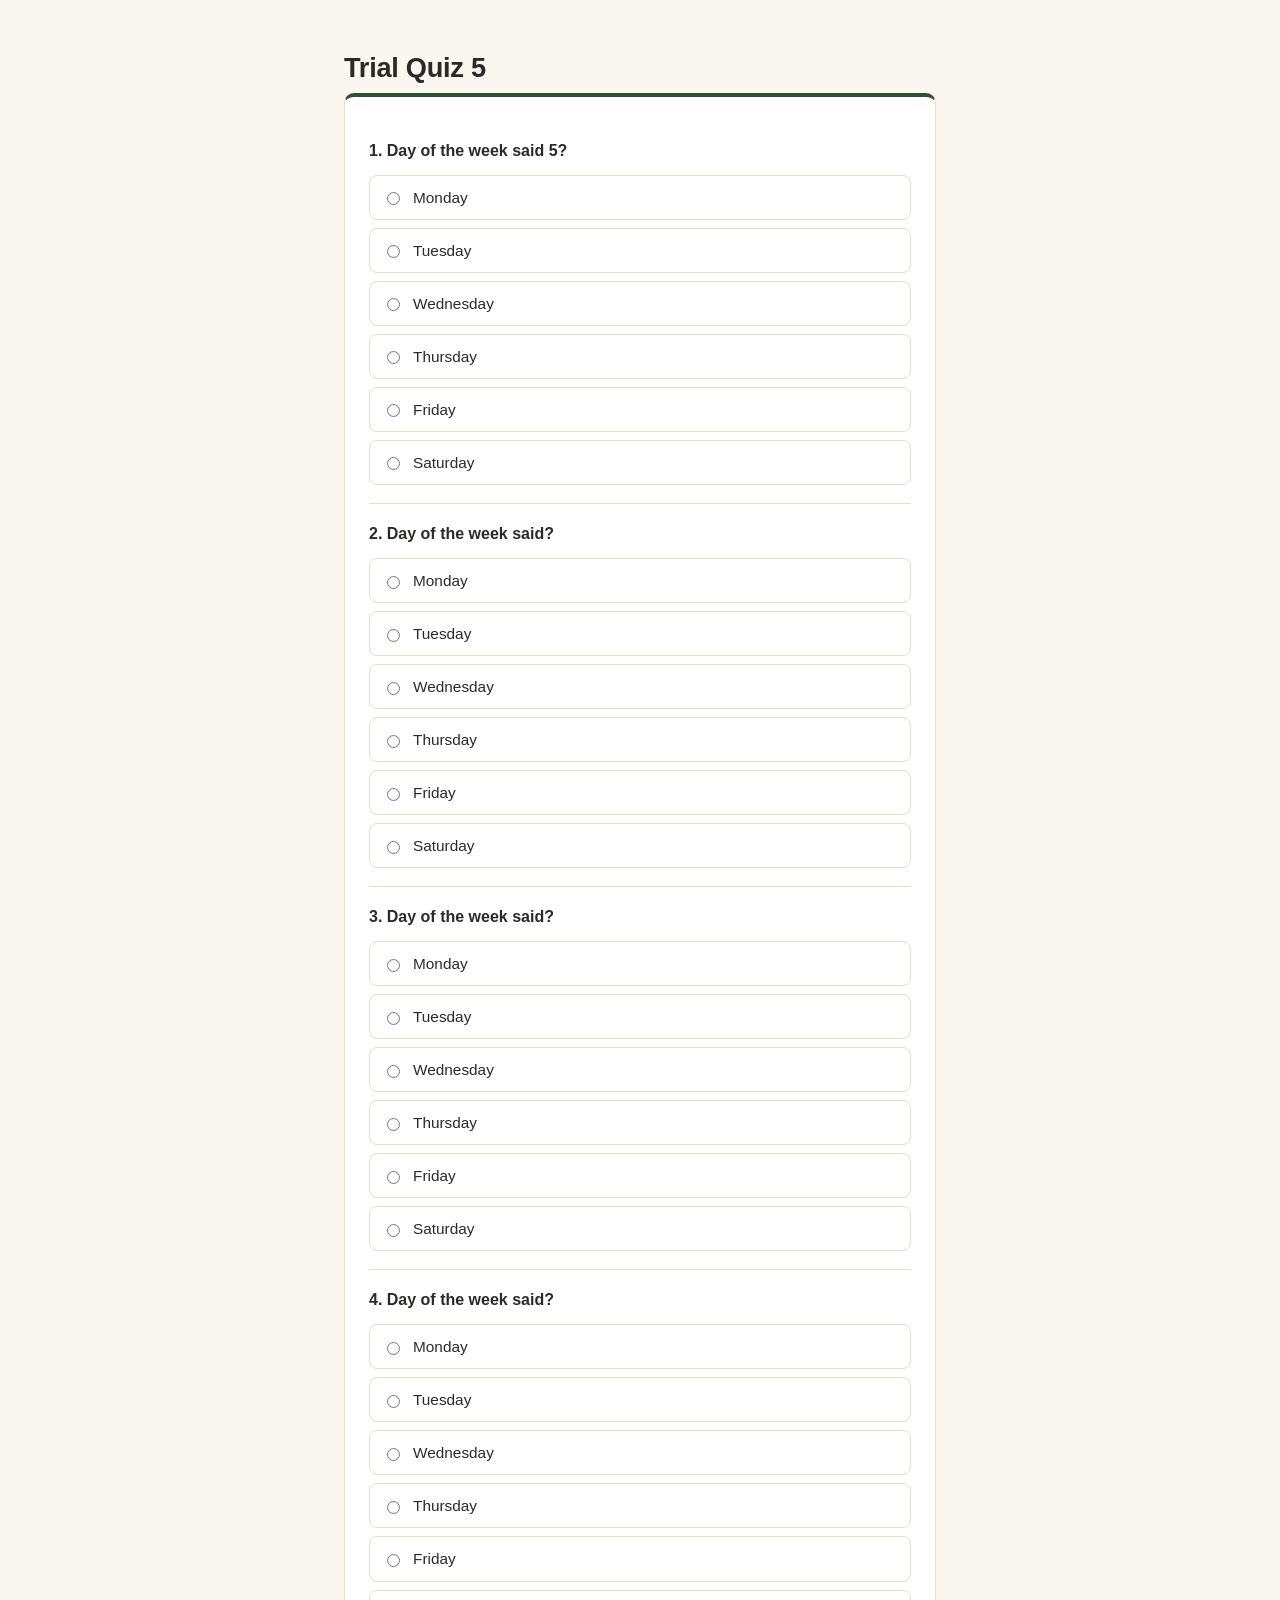
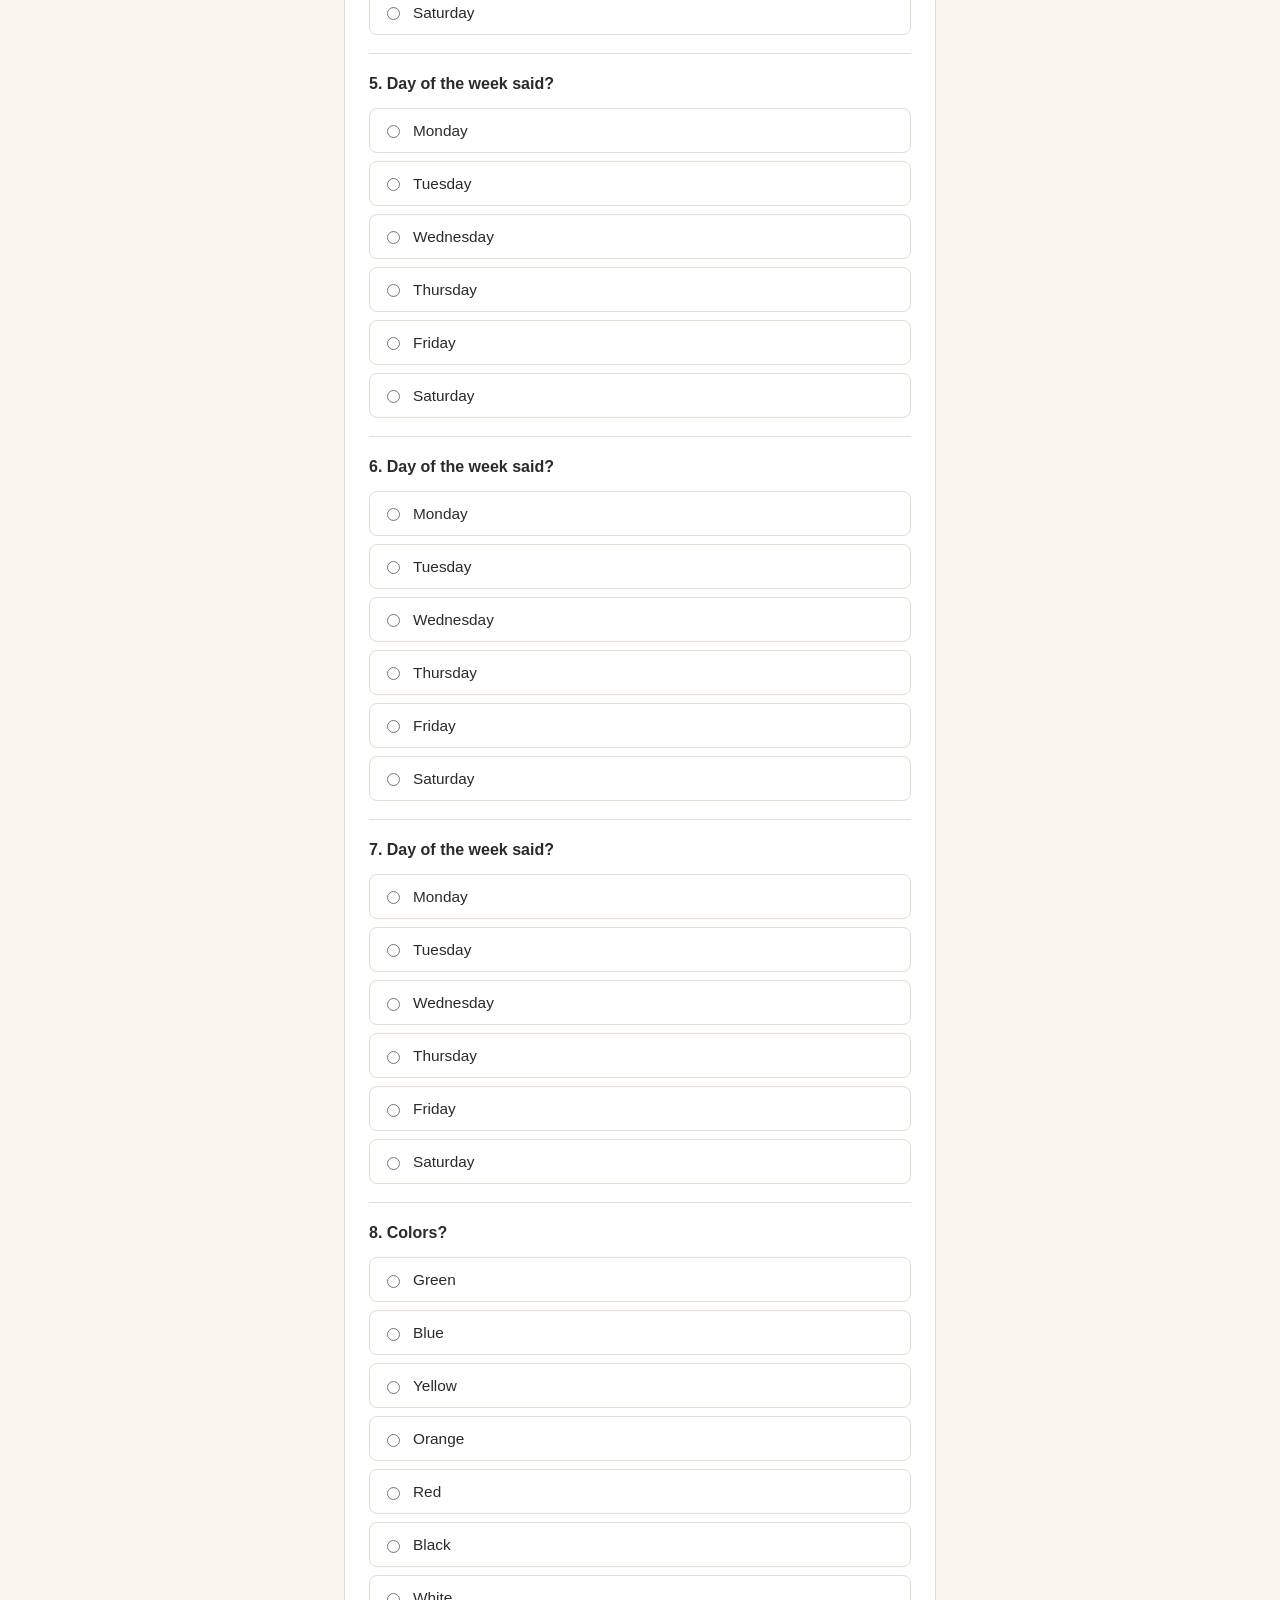
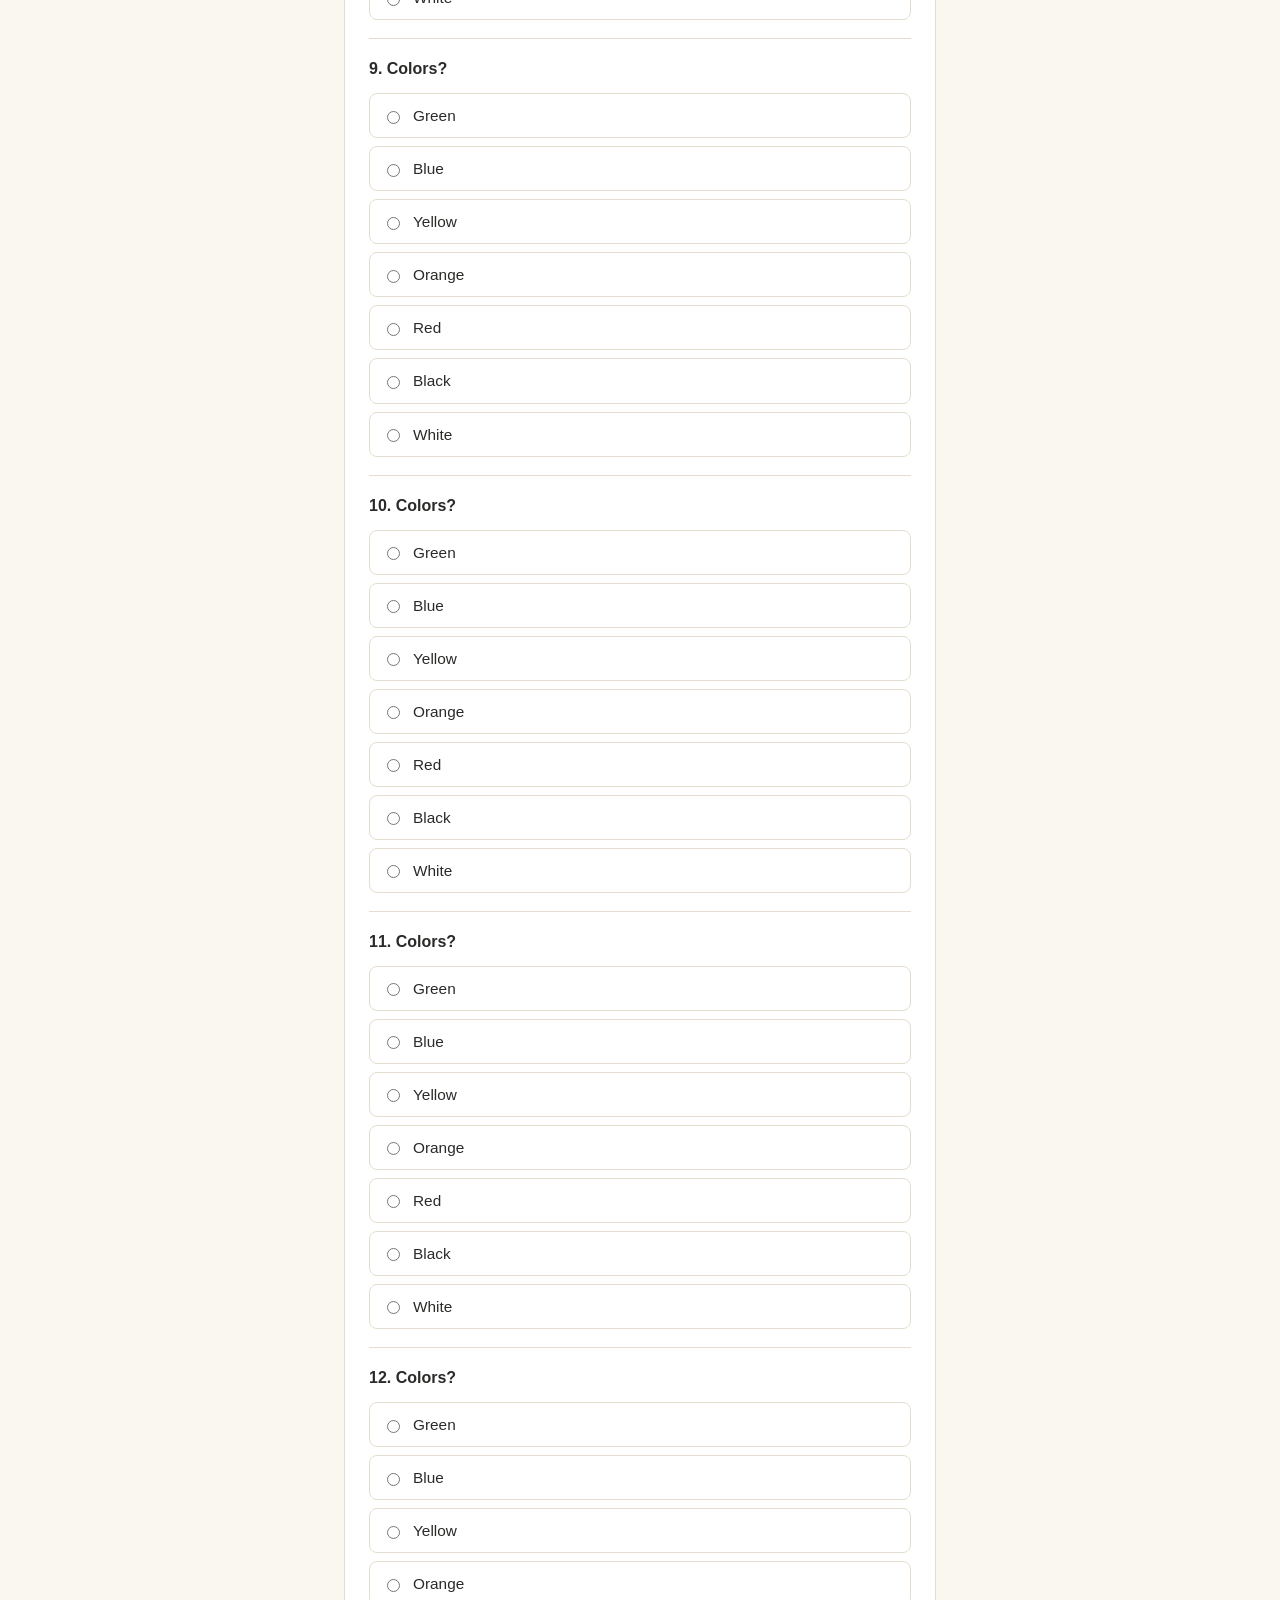
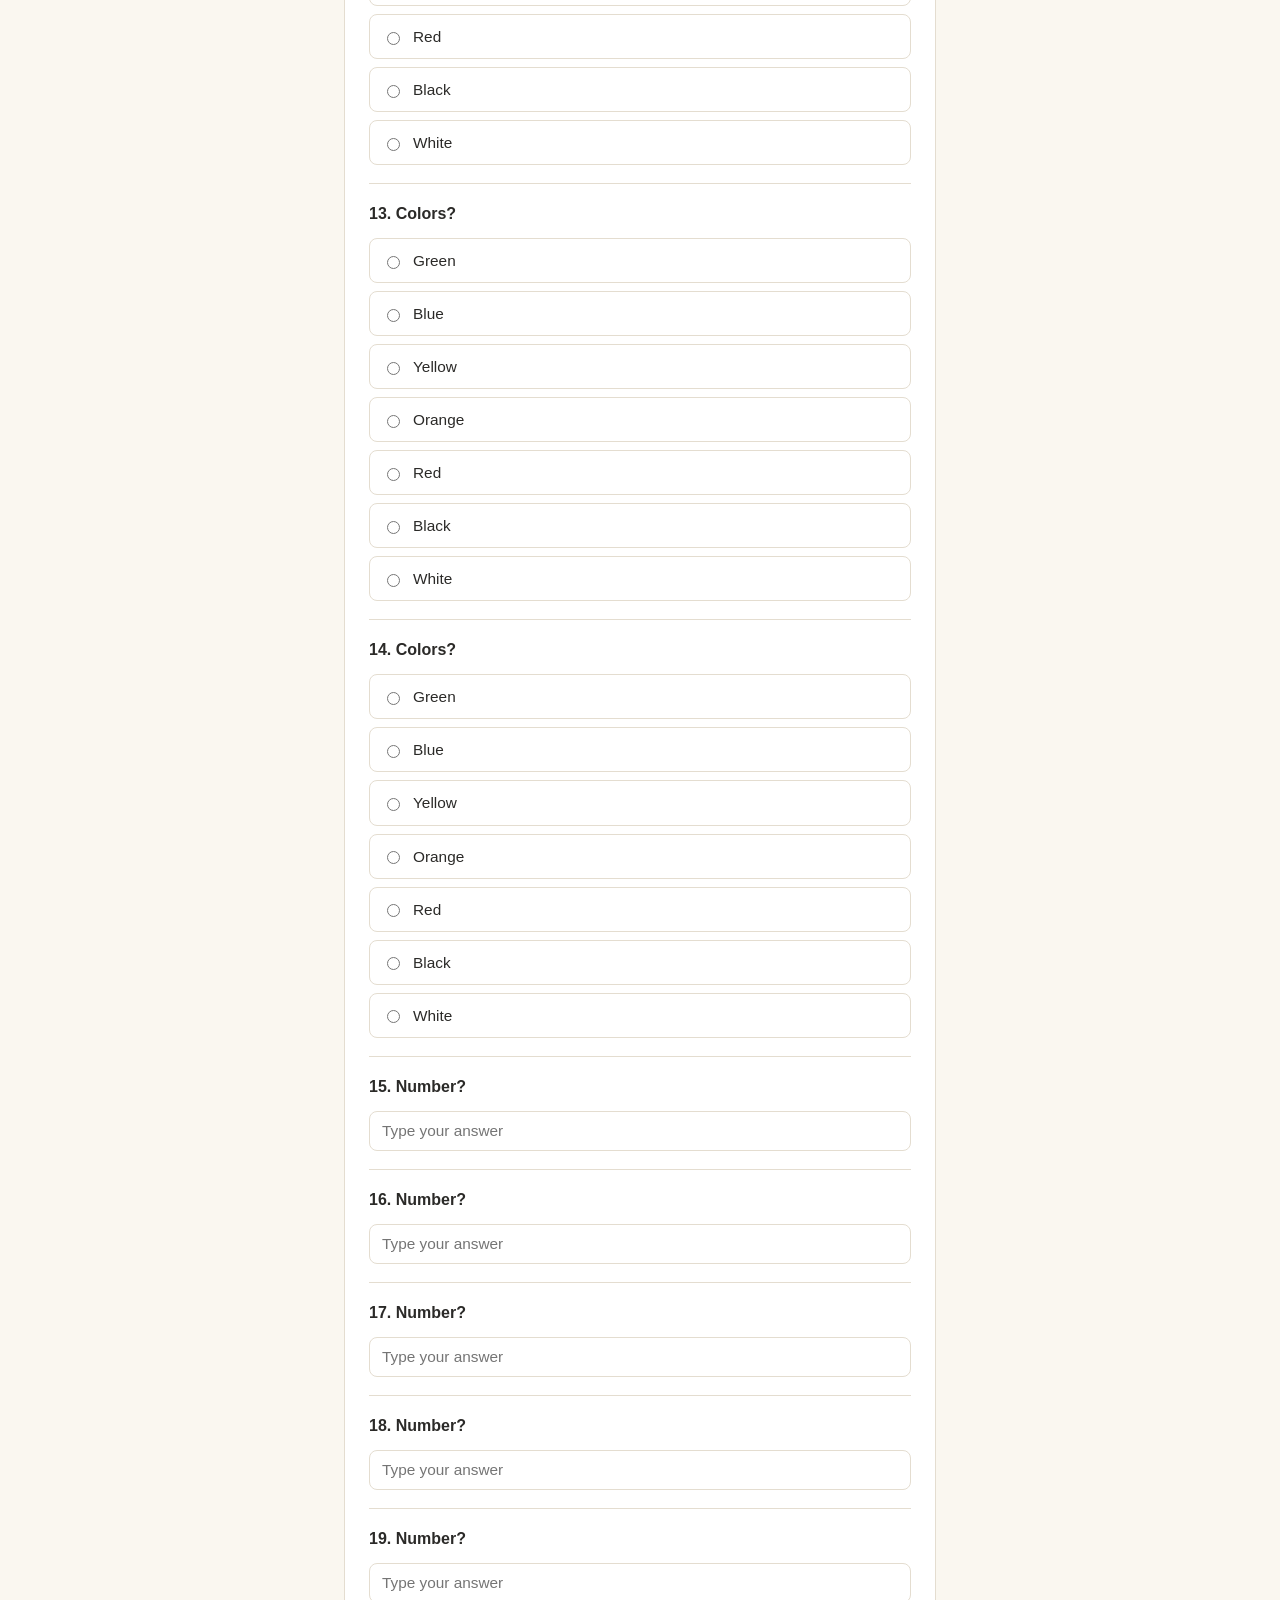
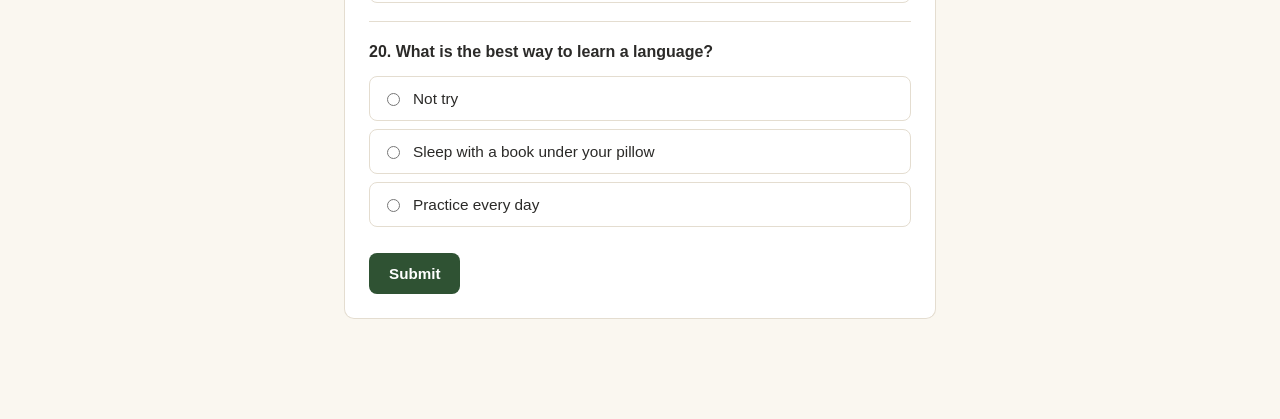
<file: trial-quizzes/trial-quiz-5.html>
<!DOCTYPE html>
<html lang="en">
<head>
<meta charset="UTF-8">
<meta name="viewport" content="width=device-width, initial-scale=1">
<title>Trial Quiz 5</title>
<link rel="stylesheet" href="../styles.css">
</head>
<body>
<div class="wrap">
<h1>Trial Quiz 5</h1>
<div class="card" id="quizCard">
<form id="quizForm"></form>
<div class="btn-row"><button class="btn-primary" id="submitBtn">Submit</button></div>
</div>
<div class="card timer-panel" id="timerPanel" hidden>
<p>Calculating your results in</p>
<p class="timer-count" id="countdown">2:00</p>
</div>
<div class="card" id="resultsPanel" hidden>
<p class="score-line" id="scoreLine"></p>
<div class="btn-row">
<button class="btn-primary" id="tryAgainBtn">Try again</button>
<button class="btn-quiet" id="clearHistoryBtn">Clear history</button>
</div>
<div id="historyWrap" style="margin-top:16px;"></div>
</div>
</div>
<script>
var QUIZ_META = {"slug":"trial-quizzes-trial-quiz-5","quizName":"Trial Quiz 5","subject":"","notes":"","scrambleOrder":false,"liveBackend":"none","sheetsUrl":"","firebaseUrl":""};
var QUIZ_DATA = [{"scramble":false,"question":"Day of the week said 5?","answer":"Monday","choices":["Monday","Tuesday","Wednesday","Thursday","Friday","Saturday"]},{"scramble":false,"question":"Day of the week said?","answer":"Wednesday","choices":["Monday","Tuesday","Wednesday","Thursday","Friday","Saturday"]},{"scramble":false,"question":"Day of the week said?","answer":"Sunday","choices":["Monday","Tuesday","Wednesday","Thursday","Friday","Saturday"]},{"scramble":false,"question":"Day of the week said?","answer":"Friday","choices":["Monday","Tuesday","Wednesday","Thursday","Friday","Saturday"]},{"scramble":false,"question":"Day of the week said?","answer":"Tuesday","choices":["Monday","Tuesday","Wednesday","Thursday","Friday","Saturday"]},{"scramble":false,"question":"Day of the week said?","answer":"Saturday","choices":["Monday","Tuesday","Wednesday","Thursday","Friday","Saturday"]},{"scramble":false,"question":"Day of the week said?","answer":"Thursday","choices":["Monday","Tuesday","Wednesday","Thursday","Friday","Saturday"]},{"scramble":false,"question":"Colors?","answer":"Green","choices":["Green","Blue","Yellow","Orange","Red","Black","White"]},{"scramble":false,"question":"Colors?","answer":"Blue","choices":["Green","Blue","Yellow","Orange","Red","Black","White"]},{"scramble":false,"question":"Colors?","answer":"White","choices":["Green","Blue","Yellow","Orange","Red","Black","White"]},{"scramble":false,"question":"Colors?","answer":"Red","choices":["Green","Blue","Yellow","Orange","Red","Black","White"]},{"scramble":false,"question":"Colors?","answer":"Orange","choices":["Green","Blue","Yellow","Orange","Red","Black","White"]},{"scramble":false,"question":"Colors?","answer":"Black","choices":["Green","Blue","Yellow","Orange","Red","Black","White"]},{"scramble":false,"question":"Colors?","answer":"Yellow","choices":["Green","Blue","Yellow","Orange","Red","Black","White"]},{"scramble":false,"question":"Number?","answer":"15","choices":[]},{"scramble":false,"question":"Number?","answer":"17","choices":[]},{"scramble":false,"question":"Number?","answer":"20","choices":[]},{"scramble":false,"question":"Number?","answer":"4","choices":[]},{"scramble":false,"question":"Number?","answer":"2","choices":[]},{"scramble":true,"question":"What is the best way to learn a language?","answer":"Practice every day","choices":["Practice every day","Not try","Sleep with a book under your pillow"]}];
var state = { order: [], submitted: false };
function shuffle(arr){var a=arr.slice();for(var i=a.length-1;i>0;i--){var j=Math.floor(Math.random()*(i+1));var t=a[i];a[i]=a[j];a[j]=t;}return a;}
function buildOrder(){var idx=QUIZ_DATA.map(function(q,i){return i;});return QUIZ_META.scrambleOrder?shuffle(idx):idx;}
function render(){state.order=buildOrder();var form=document.getElementById("quizForm");form.innerHTML="";state.order.forEach(function(qi,n){var q=QUIZ_DATA[qi];var block=document.createElement("div");block.className="question";block.dataset.qi=qi;var qt=document.createElement("p");qt.className="qtext";qt.textContent=(n+1)+". "+q.question;block.appendChild(qt);if(q.choices&&q.choices.length){var list=document.createElement("div");list.className="choice-list";var choices=q.scramble?shuffle(q.choices):q.choices.slice();choices.forEach(function(c){var label=document.createElement("label");label.className="choice";var input=document.createElement("input");input.type="radio";input.name="q"+qi;input.value=c;label.appendChild(input);var span=document.createElement("span");span.textContent=c;label.appendChild(span);list.appendChild(label);});block.appendChild(list);}else{var inp=document.createElement("input");inp.type="text";inp.className="text-input";inp.name="q"+qi;inp.placeholder="Type your answer";block.appendChild(inp);}form.appendChild(block);});}
function grade(){var correct=0;state.order.forEach(function(qi){var q=QUIZ_DATA[qi];var block=document.querySelector('.question[data-qi="'+qi+'"]');var isRight=false;if(q.choices&&q.choices.length){var checked=block.querySelector('input[type="radio"]:checked');var val=checked?checked.value:"";isRight=val.trim().toLowerCase()===q.answer.trim().toLowerCase();block.querySelectorAll(".choice").forEach(function(lbl){var inp=lbl.querySelector("input");inp.disabled=true;if(inp.value.trim().toLowerCase()===q.answer.trim().toLowerCase()){lbl.classList.add("correct");}else if(inp.checked){lbl.classList.add("wrong");}});}else{var field=block.querySelector(".text-input");var v=field.value||"";isRight=v.trim().toLowerCase()===q.answer.trim().toLowerCase();field.disabled=true;field.classList.add(isRight?"correct":"wrong");var note=document.createElement("p");note.className="answer-note";note.textContent="Correct answer: "+q.answer;field.insertAdjacentElement("afterend",note);}if(isRight)correct++;});return{correct:correct,total:state.order.length};}
function fmtTime(s){var m=Math.floor(s/60);var sec=s%60;return m+":"+(sec<10?"0":"")+sec;}
function startTimerThenReveal(result){var timerPanel=document.getElementById("timerPanel");timerPanel.hidden=false;var seconds=window.__QUIZ_DEBUG_SECONDS__||120;var countEl=document.getElementById("countdown");countEl.textContent=fmtTime(seconds);var iv=setInterval(function(){seconds--;countEl.textContent=fmtTime(seconds);if(seconds<=0){clearInterval(iv);timerPanel.hidden=true;reveal(result);}},1000);}
function historyKey(){return "quizHistory_"+QUIZ_META.slug;}
function loadHistory(){try{return JSON.parse(localStorage.getItem(historyKey())||"[]");}catch(e){return [];}}
function saveAttempt(result){var hist=loadHistory();hist.push({date:new Date().toLocaleString(),score:result.correct,total:result.total});localStorage.setItem(historyKey(),JSON.stringify(hist));return hist;}
function renderHistory(hist){var wrap=document.getElementById("historyWrap");if(!hist.length){wrap.innerHTML='<p class="answer-note">No previous attempts yet.</p>';return;}var rows=hist.slice().reverse().map(function(h){return "<tr><td>"+h.date+"</td><td>"+h.score+" / "+h.total+"</td></tr>";}).join("");wrap.innerHTML='<table class="history"><thead><tr><th>When</th><th>Score</th></tr></thead><tbody>'+rows+"</tbody></table>";}
function sendLiveResult(result){if(QUIZ_META.liveBackend==="none")return;var classEl=document.getElementById("liveClassCode");var studentEl=document.getElementById("liveStudentCode");if(!classEl||!studentEl)return;var classCode=classEl.value.trim();var studentCode=studentEl.value.trim();if(!classCode||!studentCode)return;localStorage.setItem("liveClassCode",classCode);localStorage.setItem("liveStudentCode",studentCode);var payload={classCode:classCode,studentCode:studentCode,quizName:QUIZ_META.quizName,quizSlug:QUIZ_META.slug,score:result.correct,total:result.total,percent:Math.round((result.correct/result.total)*100),timestamp:new Date().toISOString()};try{if(QUIZ_META.liveBackend==="sheets"&&QUIZ_META.sheetsUrl){fetch(QUIZ_META.sheetsUrl,{method:"POST",mode:"no-cors",headers:{"Content-Type":"text/plain"},body:JSON.stringify(payload)});}else if(QUIZ_META.liveBackend==="firebase"&&QUIZ_META.firebaseUrl){var key=studentCode.replace(/[.#$\[\]\/]/g,"_")+"_"+Date.now();fetch(QUIZ_META.firebaseUrl.replace(/\/$/,"")+"/results/"+encodeURIComponent(classCode)+"/"+key+".json",{method:"PUT",headers:{"Content-Type":"application/json"},body:JSON.stringify(payload)});}}catch(e){}}
function reveal(result){var hist=saveAttempt(result);sendLiveResult(result);var panel=document.getElementById("resultsPanel");panel.hidden=false;var pct=Math.round((result.correct/result.total)*100);var line=document.getElementById("scoreLine");line.textContent="Score: "+result.correct+" / "+result.total+" ("+pct+"%)";line.className="score-line "+(pct>=70?"pass":"fail");renderHistory(hist);}
document.getElementById("submitBtn").addEventListener("click",function(e){e.preventDefault();if(state.submitted)return;state.submitted=true;document.getElementById("submitBtn").disabled=true;var result=grade();startTimerThenReveal(result);});
document.getElementById("tryAgainBtn").addEventListener("click",function(){state.submitted=false;document.getElementById("submitBtn").disabled=false;document.getElementById("resultsPanel").hidden=true;render();});
document.getElementById("clearHistoryBtn").addEventListener("click",function(){if(confirm("Clear all saved history for this quiz? This cannot be undone.")){localStorage.removeItem(historyKey());renderHistory([]);}});
var liveClassEl=document.getElementById("liveClassCode"),liveStudentEl=document.getElementById("liveStudentCode");if(liveClassEl){liveClassEl.value=localStorage.getItem("liveClassCode")||"";liveClassEl.addEventListener("input",function(){localStorage.setItem("liveClassCode",liveClassEl.value.trim());});}if(liveStudentEl){liveStudentEl.value=localStorage.getItem("liveStudentCode")||"";liveStudentEl.addEventListener("input",function(){localStorage.setItem("liveStudentCode",liveStudentEl.value.trim());});}
render();renderHistory(loadHistory());
</script>
</body>
</html>
</file>
<file: styles.css>
/* Shared styles — upload this once to your repo root.
   Every generated quiz page links to "./styles.css" so they all match,
   and you can restyle every quiz at once by editing this file. */

:root {
  --paper: #faf7f0;
  --card: #ffffff;
  --ink: #2b2a28;
  --ink-soft: #635f57;
  --line: #e4ddd0;
  --accent: #2f5233;
  --accent-soft: #e7efe6;
  --chalk: #c98a2c;
  --correct: #3c6e47;
  --correct-bg: #e9f3ea;
  --wrong: #a8433f;
  --wrong-bg: #f7e9e8;
  --radius: 10px;
  --font: -apple-system, BlinkMacSystemFont, "Segoe UI", Roboto, Helvetica, Arial, sans-serif;
  --mono: "SFMono-Regular", Consolas, "Liberation Mono", Menlo, monospace;
}

* { box-sizing: border-box; }

body {
  margin: 0;
  font-family: var(--font);
  background: var(--paper);
  color: var(--ink);
  line-height: 1.5;
  -webkit-font-smoothing: antialiased;
}

.wrap {
  max-width: 640px;
  margin: 0 auto;
  padding: 48px 24px 80px;
}

h1 {
  font-size: 1.7rem;
  margin: 0 0 4px;
  letter-spacing: -0.01em;
}

.subject {
  color: var(--accent);
  font-weight: 600;
  margin: 0 0 2px;
}

.notes {
  color: var(--ink-soft);
  font-size: 0.95rem;
  margin: 0 0 28px;
}

.card {
  background: var(--card);
  border: 1px solid var(--line);
  border-top: 4px solid var(--accent);
  border-radius: var(--radius);
  padding: 24px;
  margin-bottom: 20px;
}

.toprow {
  display: flex;
  align-items: center;
  justify-content: space-between;
  gap: 12px;
  margin-bottom: 20px;
}

.toggle {
  display: inline-flex;
  align-items: center;
  gap: 8px;
  font-size: 0.92rem;
  color: var(--ink-soft);
  cursor: pointer;
  user-select: none;
}

.toggle input { width: 16px; height: 16px; accent-color: var(--accent); }

.question {
  padding: 18px 0;
  border-bottom: 1px solid var(--line);
}
.question:last-child { border-bottom: none; }

.qtext {
  font-weight: 600;
  margin: 0 0 12px;
}

.choice-list { display: flex; flex-direction: column; gap: 8px; }

.choice {
  display: flex;
  align-items: center;
  gap: 10px;
  padding: 10px 12px;
  border: 1px solid var(--line);
  border-radius: 8px;
  cursor: pointer;
  font-size: 0.96rem;
}
.choice:hover { border-color: var(--accent); }
.choice input { accent-color: var(--accent); }

.choice.correct { border-color: var(--correct); background: var(--correct-bg); }
.choice.wrong { border-color: var(--wrong); background: var(--wrong-bg); }

.text-input {
  width: 100%;
  padding: 10px 12px;
  border: 1px solid var(--line);
  border-radius: 8px;
  font-size: 0.96rem;
  font-family: var(--font);
}
.text-input.correct { border-color: var(--correct); background: var(--correct-bg); }
.text-input.wrong { border-color: var(--wrong); background: var(--wrong-bg); }

.answer-note {
  font-size: 0.85rem;
  color: var(--ink-soft);
  margin-top: 6px;
}

button {
  font-family: var(--font);
  font-size: 0.95rem;
  font-weight: 600;
  border: none;
  border-radius: 8px;
  padding: 12px 20px;
  cursor: pointer;
}

.btn-primary { background: var(--accent); color: #fff; }
.btn-primary:hover { background: #244228; }
.btn-primary:disabled { background: #a9b8ab; cursor: not-allowed; }

.btn-secondary { background: var(--accent-soft); color: var(--accent); }
.btn-secondary:hover { background: #d9e6d8; }

.btn-quiet {
  background: none;
  color: var(--ink-soft);
  text-decoration: underline;
  padding: 6px 0;
  font-weight: 500;
}

.btn-row { display: flex; gap: 12px; flex-wrap: wrap; margin-top: 8px; }

.timer-panel { text-align: center; padding: 40px 0; }
.timer-count {
  font-family: var(--mono);
  font-size: 2.4rem;
  color: var(--accent);
  margin: 12px 0 4px;
}

.score-line { font-size: 1.3rem; font-weight: 700; margin: 0 0 4px; }
.score-line.pass { color: var(--correct); }
.score-line.fail { color: var(--wrong); }

table.history { width: 100%; border-collapse: collapse; margin-top: 12px; font-size: 0.9rem; }
table.history th, table.history td {
  text-align: left;
  padding: 8px 6px;
  border-bottom: 1px solid var(--line);
  color: var(--ink-soft);
}
table.history th { font-weight: 600; color: var(--ink); }

textarea.code-out {
  width: 100%;
  min-height: 260px;
  font-family: var(--mono);
  font-size: 0.8rem;
  padding: 14px;
  border: 1px solid var(--line);
  border-radius: 8px;
  background: #fbfaf6;
  white-space: pre;
}

textarea.paste-in {
  width: 100%;
  min-height: 180px;
  font-family: var(--mono);
  font-size: 0.85rem;
  padding: 14px;
  border: 1px solid var(--line);
  border-radius: 8px;
}

.field-label {
  display: block;
  font-weight: 600;
  font-size: 0.9rem;
  margin: 20px 0 8px;
}

.radio-row { display: flex; gap: 20px; }
.radio-row label { display: flex; align-items: center; gap: 6px; font-size: 0.92rem; cursor: pointer; }
.radio-row input { accent-color: var(--accent); }

.two-col { display: flex; gap: 16px; flex-wrap: wrap; }
.two-col > div { flex: 1; min-width: 200px; }

input[type="text"].plain-input {
  width: 100%;
  padding: 10px 12px;
  border: 1px solid var(--line);
  border-radius: 8px;
  font-size: 0.92rem;
  font-family: var(--font);
}

.copy-row { display: flex; gap: 8px; align-items: stretch; }
.copy-row input {
  flex: 1;
  padding: 9px 10px;
  border: 1px solid var(--line);
  border-radius: 8px;
  font-family: var(--mono);
  font-size: 0.8rem;
  background: #fbfaf6;
  color: var(--ink);
}
.copy-row button { padding: 9px 14px; font-size: 0.85rem; flex-shrink: 0; }

.hint { font-size: 0.82rem; color: var(--ink-soft); margin: 4px 0 0; }

select.plain-input { appearance: auto; background: #fff; }

.stat-row { display: flex; gap: 24px; margin: 4px 0 20px; flex-wrap: wrap; }
.stat { }
.stat .num { font-size: 1.6rem; font-weight: 700; color: var(--accent); line-height: 1.1; }
.stat .lbl { font-size: 0.8rem; color: var(--ink-soft); }

.badge { display: inline-block; padding: 3px 10px; border-radius: 999px; font-size: 0.78rem; font-weight: 600; }
.badge.live { background: var(--correct-bg); color: var(--correct); }
.badge.off { background: var(--accent-soft); color: var(--ink-soft); }
.badge.err { background: var(--wrong-bg); color: var(--wrong); }

.status-msg { font-size: 0.88rem; margin-top: 10px; }
.status-msg.error { color: var(--wrong); }
.status-msg.ok { color: var(--correct); }

.steps { padding-left: 20px; color: var(--ink-soft); font-size: 0.94rem; }
.steps li { margin-bottom: 6px; }

code {
  background: var(--accent-soft);
  padding: 1px 5px;
  border-radius: 4px;
  font-family: var(--mono);
  font-size: 0.85em;
}

@media (prefers-reduced-motion: no-preference) {
  .card { transition: border-color 0.15s ease; }
}
</file>
